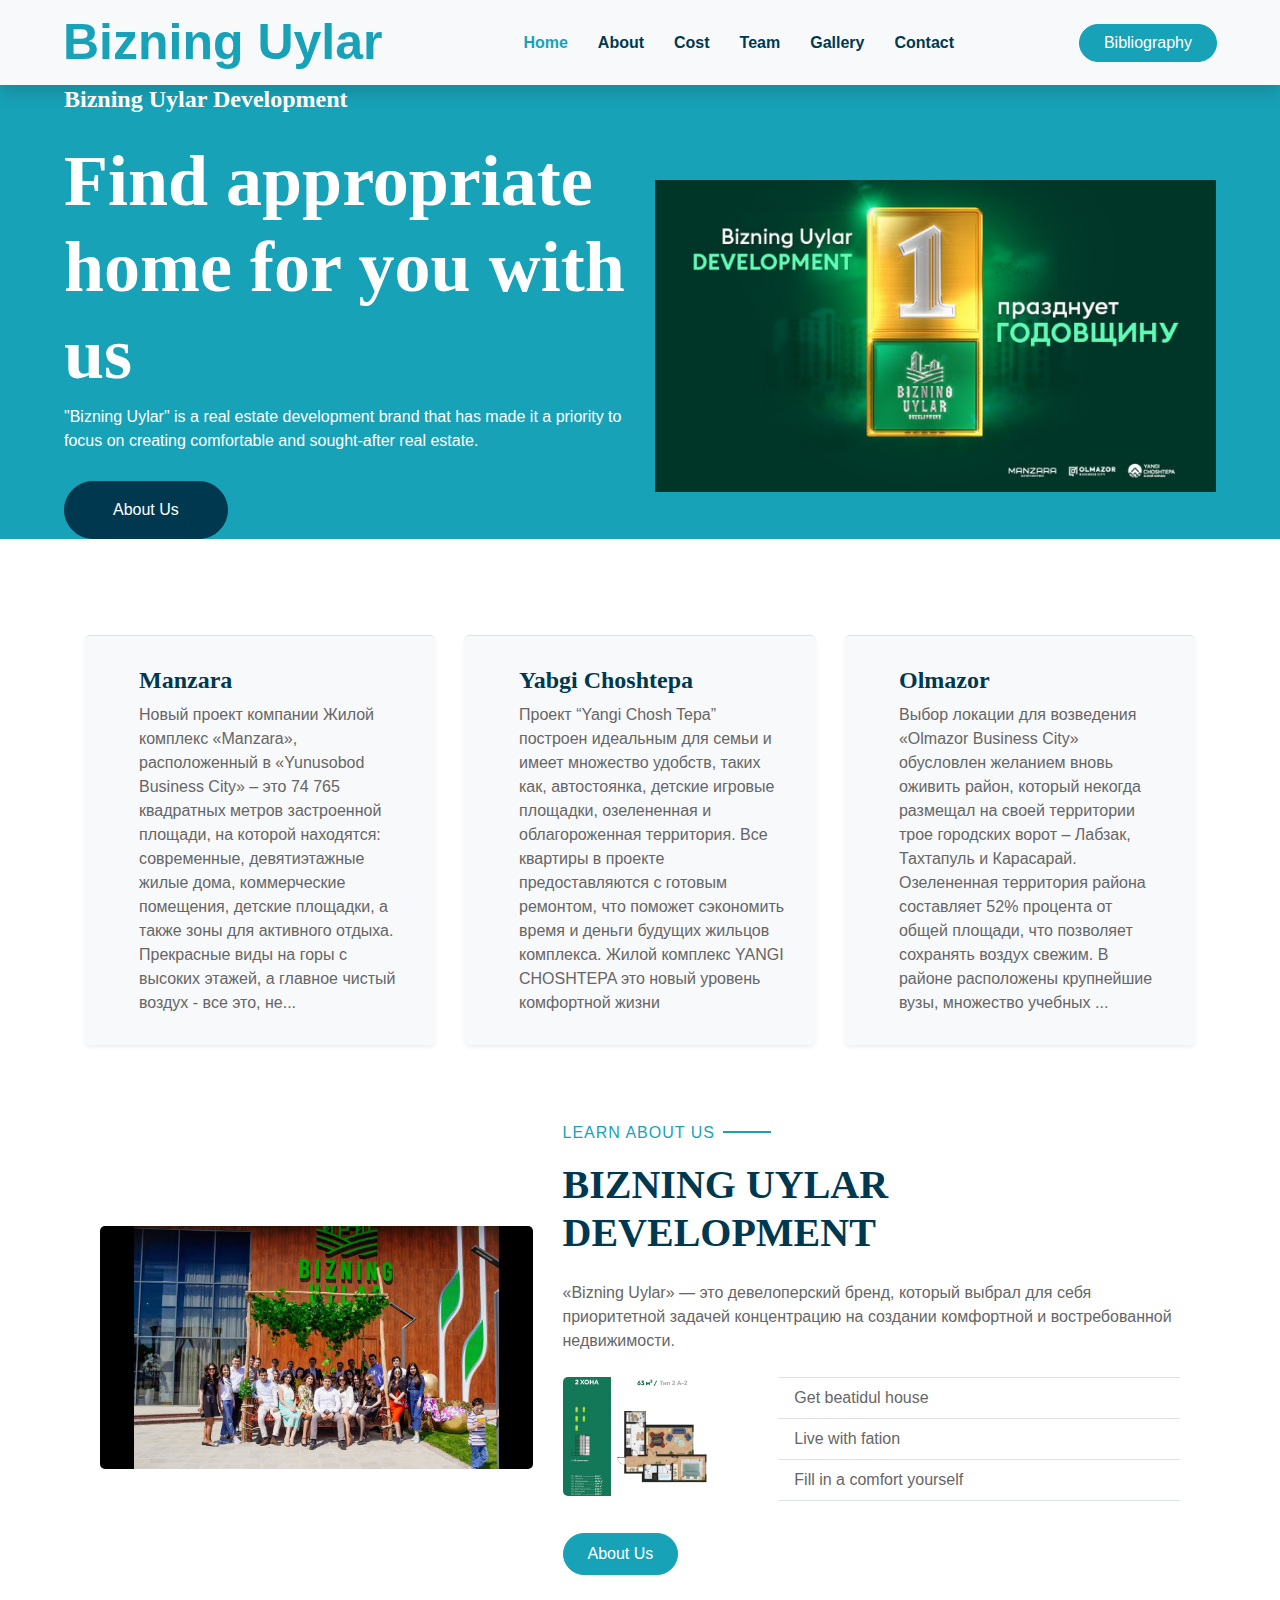
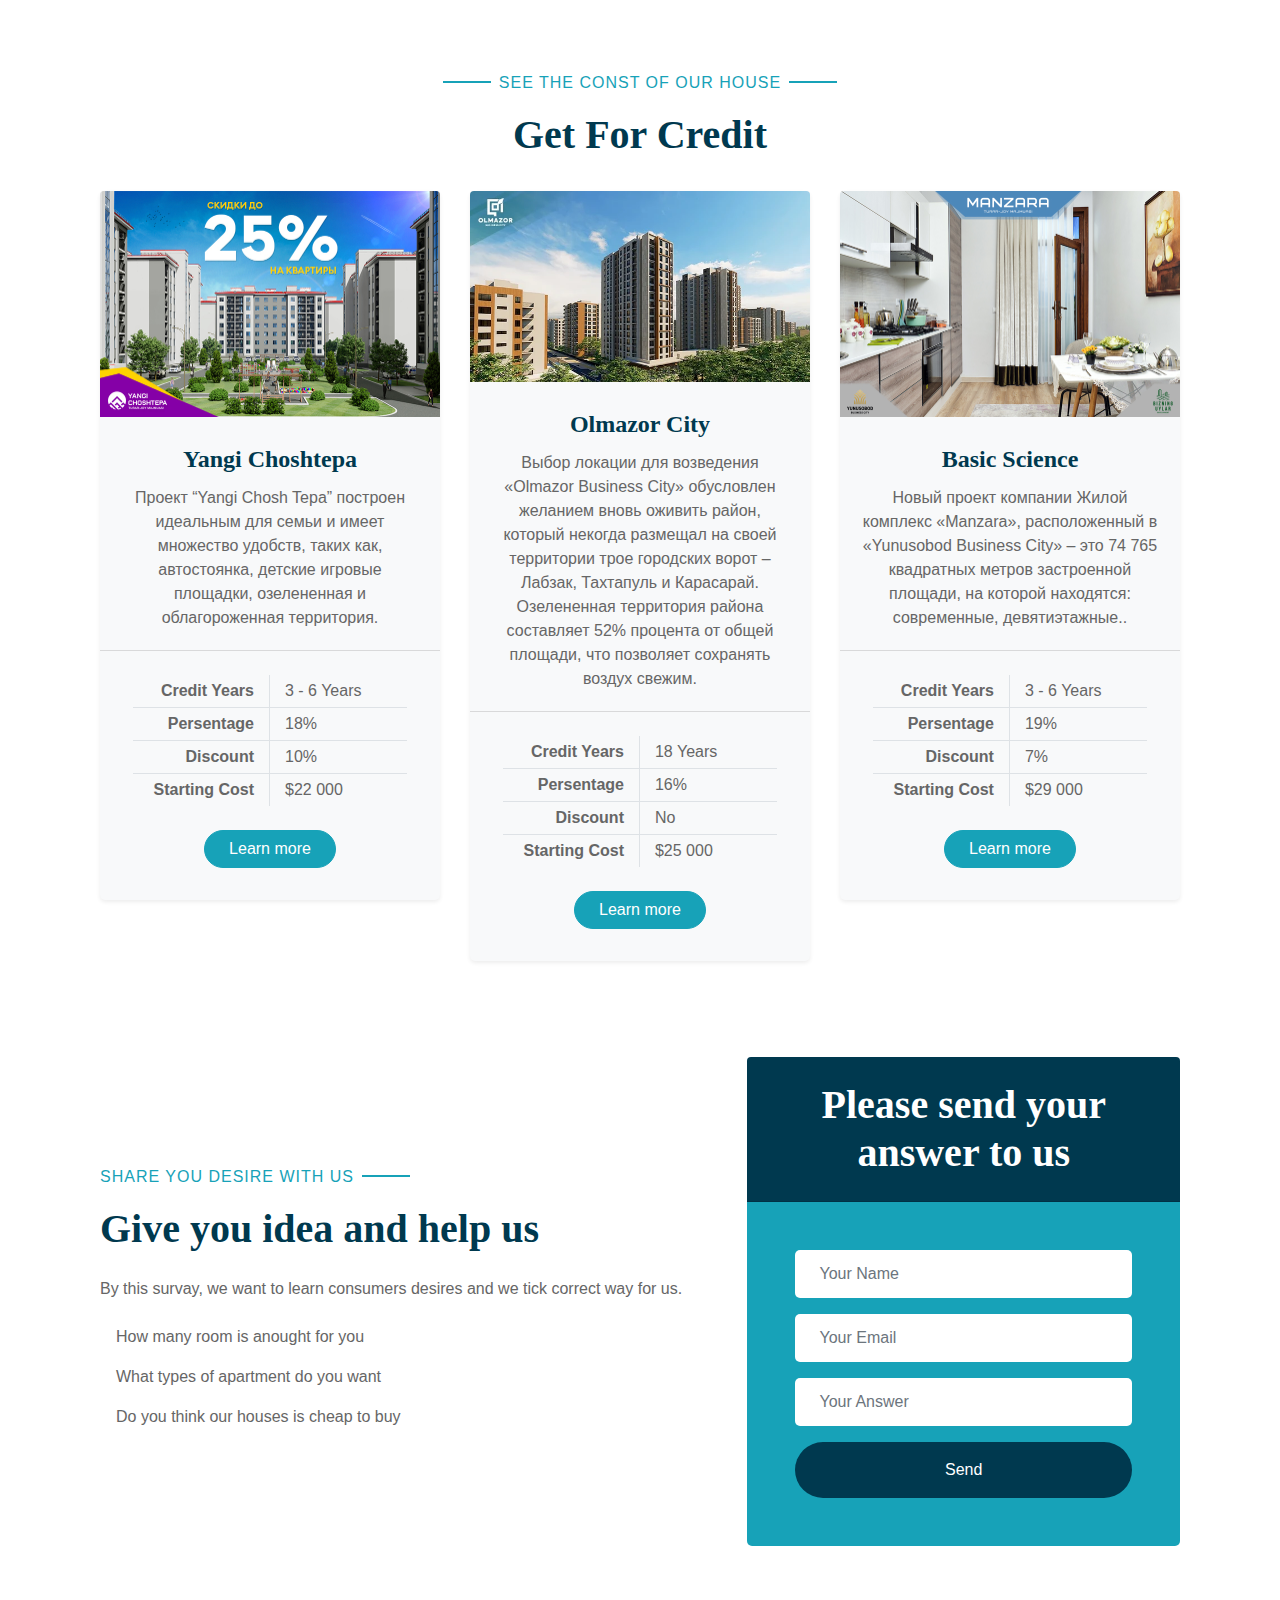
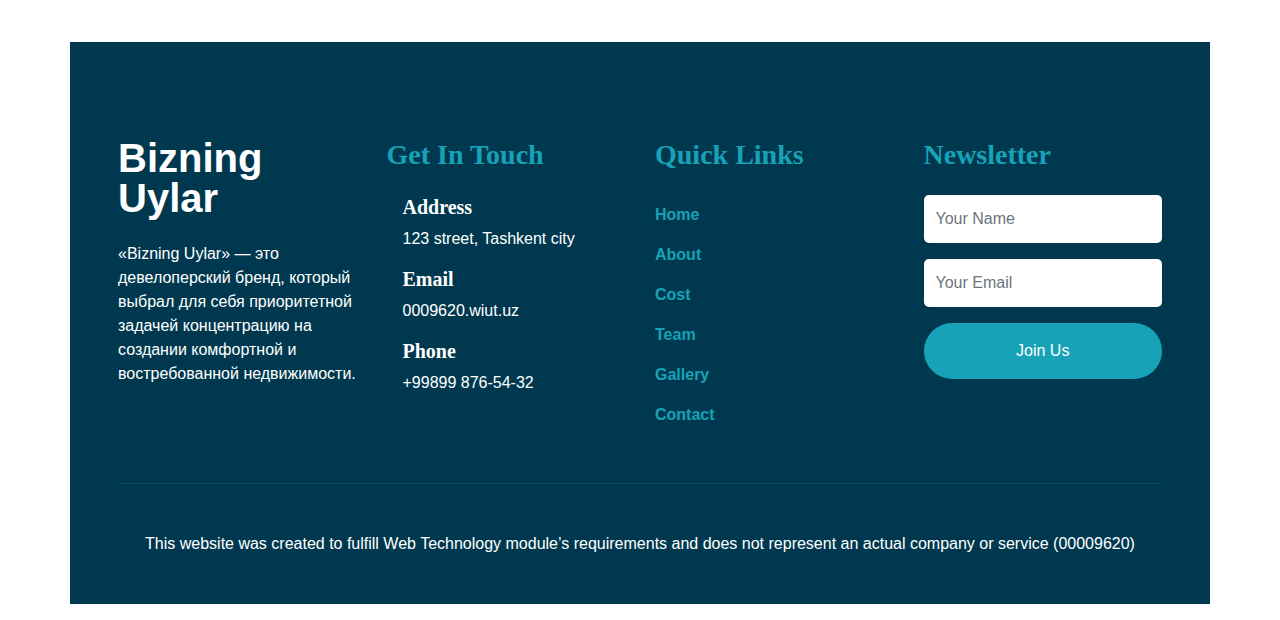
<file: index.html>
<!DOCTYPE html>
<html lang="en">

<head>
    <meta charset="utf-8">
    <title>Bizning Uylar</title>
    <meta content="width=device-width, initial-scale=1.0" name="viewport">
    <link href="css/style.css" rel="stylesheet">
</head>

<body>
    <!-- Navigation bar -->
    <div class="container-fluid bg-light position-relative shadow">
        <nav class="navbar navbar-expand-lg bg-light navbar-light py-3 py-lg-0 px-0 px-lg-5">
            <a href="" class="navbar-brand font-weight-bold text-secondary" style="font-size: 50px;">
                <i class="flaticon-043-teddy-bear"></i>
                <span class="text-primary">Bizning Uylar</span>
            </a>
            <button type="button" class="navbar-toggler" data-toggle="collapse" data-target="#navbarCollapse">
                <span class="navbar-toggler-icon"></span>
            </button>
            <div class="collapse navbar-collapse justify-content-between" id="navbarCollapse">
                <div class="navbar-nav font-weight-bold mx-auto py-0">
                    <a href="index.html" class="nav-item nav-link active">Home</a>
                    <a href="about.html" class="nav-item nav-link">About</a>
                    <a href="cost.html" class="nav-item nav-link">Cost</a>
                    <a href="team.html" class="nav-item nav-link">Team</a>
                    <a href="gallery.html" class="nav-item nav-link">Gallery</a> 
                    <a href="contact.html" class="nav-item nav-link">Contact</a>
                </div>
                <a href="bibliography.html" class="btn btn-primary px-4">Bibliography</a>
            </div>
        </nav>
    </div>
 


    <!-- Header Start -->
    <div class="container-fluid bg-primary px-0 px-md-5 mb-5 my-6">
        <div class="row align-items-center px-3">
            <div class="col-lg-6 text-center text-lg-left">
                <h4 class="text-white mb-4 mt-5 mt-lg-0">Bizning Uylar Development</h4>
                <h1 class="display-3 font-weight-bold text-white">Find appropriate home for you with us</h1>
                <p class="text-white mb-4">"Bizning Uylar" is a real estate development brand that has made it a priority to focus on creating comfortable and sought-after real estate.</p>
                <a href="about.html" class="btn btn-secondary mt-1 py-3 px-5">About Us</a>
            </div>
            <div class="col-lg-6 text-center text-lg-right">
                <img class="img-fluid mt-5" src="img/priz.jpg" alt="">
            </div>
        </div>
    </div>
    <!-- Header End -->


    <!-- Facilities Start -->
    <div class="container-fluid pt-5">
        <div class="container pb-3">
            <div class="row">
                <div class="col-lg-4 col-md-6 pb-1">
                    <div class="d-flex bg-light shadow-sm border-top rounded mb-4" style="padding: 30px;">
                        <i class="flaticon-050-fence h1 font-weight-normal text-primary mb-3"></i>
                        <div class="pl-4">
                            <h4>Manzara</h4>
                            <p class="m-0">Новый проект компании Жилой комплекс «Manzara», расположенный в «Yunusobod Business City» – это 74 765 квадратных метров застроенной площади, на которой находятся: современные, девятиэтажные жилые дома, коммерческие помещения, детские площадки, а также зоны для активного отдыха. Прекрасные виды на горы с высоких этажей, а главное чистый воздух - все это, не...</p>
                        </div>
                    </div>
                </div>
                <div class="col-lg-4 col-md-6 pb-1">
                    <div class="d-flex bg-light shadow-sm border-top rounded mb-4" style="padding: 30px;">
                        <i class="flaticon-022-drum h1 font-weight-normal text-primary mb-3"></i>
                        <div class="pl-4">
                            <h4>Yabgi Choshtepa</h4>
                            <p class="m-0">Проект “Yangi Chosh Tepa” построен идеальным для семьи и имеет множество удобств, таких как, автостоянка, детские игровые площадки, озелененная и облагороженная территория. Все квартиры в проекте предоставляются с готовым ремонтом, что поможет сэкономить время и деньги будущих жильцов комплекса. Жилой комплекс YANGI CHOSHTEPA это новый уровень комфортной жизни</p>
                        </div>
                    </div>
                </div>
                <div class="col-lg-4 col-md-6 pb-1">
                    <div class="d-flex bg-light shadow-sm border-top rounded mb-4" style="padding: 30px;">
                        <i class="flaticon-030-crayons h1 font-weight-normal text-primary mb-3"></i>
                        <div class="pl-4">
                            <h4>Olmazor</h4>
                            <p class="m-0">Выбор локации для возведения «Olmazor Business City» обусловлен желанием вновь оживить район, который некогда размещал на своей территории трое городских ворот – Лабзак, Тахтапуль и Карасарай. Озелененная территория района составляет 52% процента от общей площади, что позволяет сохранять воздух свежим. В районе расположены крупнейшие вузы, множество учебных ...</p>
                        </div>
                    </div>
                </div>
                


    <!-- About Start -->
    <div class="container-fluid py-5">
        <div class="container">
            <div class="row align-items-center">
                <div class="col-lg-5">
                    <img class="img-fluid rounded mb-5 mb-lg-0" src="img/team.jpg" alt="">
                </div>
                <div class="col-lg-7">
                    <p class="section-title pr-5"><span class="pr-2">Learn About Us</span></p>
                    <h1 class="mb-4">BIZNING UYLAR DEVELOPMENT</h1>
                    <p>«Bizning Uylar» — это девелоперский бренд, который выбрал для себя приоритетной задачей концентрацию на создании комфортной и востребованной недвижимости.</p>
                    <div class="row pt-2 pb-4">
                        <div class="col-6 col-md-4">
                            <img class="img-fluid rounded" src="img/inter.jpg" alt="">
                        </div>
                        <div class="col-6 col-md-8">
                            <ul class="list-inline m-0">
                                <li class="py-2 border-top border-bottom"><i class="fa fa-check text-primary mr-3"></i>Get beatidul house</li>
                                <li class="py-2 border-bottom"><i class="fa fa-check text-primary mr-3"></i>Live with fation</li>
                                <li class="py-2 border-bottom"><i class="fa fa-check text-primary mr-3"></i>Fill in a comfort yourself</li>
                            </ul>
                        </div>
                    </div>
                    <a href="about.html" class="btn btn-primary mt-2 py-2 px-4">About Us</a>
                </div>
            </div>
        </div>
    </div>
    <!-- About End -->


    <!-- Cost Start -->
    <div class="container-fluid pt-5">
        <div class="container">
            <div class="text-center pb-2">
                <p class="section-title px-5"><span class="px-2">See the const of our house</span></p>
                <h1 class="mb-4">Get For Credit</h1>
            </div>
            <div class="row">
                <div class="col-lg-4 mb-5">
                    <div class="card border-0 bg-light shadow-sm pb-2">
                        <img class="card-img-top mb-2" src="img/chosh.jpg" alt="">
                        <div class="card-body text-center">
                            <h4 class="card-title">Yangi Choshtepa</h4>
                            <p class="card-text">Проект “Yangi Chosh Tepa” построен идеальным для семьи и имеет множество удобств, таких как, автостоянка, детские игровые площадки, озелененная и облагороженная территория. </p>
                        </div>
                        <div class="card-footer bg-transparent py-4 px-5">
                            <div class="row border-bottom">
                                <div class="col-6 py-1 text-right border-right"><strong>Credit Years</strong></div>
                                <div class="col-6 py-1">3 - 6 Years</div>
                            </div>
                            <div class="row border-bottom">
                                <div class="col-6 py-1 text-right border-right"><strong>Persentage</strong></div>
                                <div class="col-6 py-1">18%</div>
                            </div>
                            <div class="row border-bottom">
                                <div class="col-6 py-1 text-right border-right"><strong>Discount</strong></div>
                                <div class="col-6 py-1">10%</div>
                            </div>
                            <div class="row">
                                <div class="col-6 py-1 text-right border-right"><strong>Starting Cost</strong></div>
                                <div class="col-6 py-1">$22 000</div>
                            </div>
                        </div>
                        <a href="" class="btn btn-primary px-4 mx-auto mb-4">Learn more</a>
                    </div>
                </div>
                <div class="col-lg-4 mb-5">
                    <div class="card border-0 bg-light shadow-sm pb-2">
                        <img class="card-img-top mb-2" src="img/olma.png" alt="">
                        <div class="card-body text-center">
                            <h4 class="card-title">Olmazor City</h4>
                            <p class="card-text">Выбор локации для возведения «Olmazor Business City» обусловлен желанием вновь оживить район, который некогда размещал на своей территории трое городских ворот – Лабзак, Тахтапуль и Карасарай. Озелененная территория района составляет 52% процента от общей площади, что позволяет сохранять воздух свежим. </p>
                        </div>
                        <div class="card-footer bg-transparent py-4 px-5">
                            <div class="row border-bottom">
                                <div class="col-6 py-1 text-right border-right"><strong>Credit Years</strong></div>
                                <div class="col-6 py-1">18 Years</div>
                            </div>
                            <div class="row border-bottom">
                                <div class="col-6 py-1 text-right border-right"><strong>Persentage</strong></div>
                                <div class="col-6 py-1">16%</div>
                            </div>
                            <div class="row border-bottom">
                                <div class="col-6 py-1 text-right border-right"><strong>Discount</strong></div>
                                <div class="col-6 py-1">No</div>
                            </div>
                            <div class="row">
                                <div class="col-6 py-1 text-right border-right"><strong>Starting Cost</strong></div>
                                <div class="col-6 py-1">$25 000</div>
                            </div>
                        </div>
                        <a href="" class="btn btn-primary px-4 mx-auto mb-4">Learn more</a>
                    </div>
                </div>
                <div class="col-lg-4 mb-5">
                    <div class="card border-0 bg-light shadow-sm pb-2">
                        <img class="card-img-top mb-2" src="img/man.jpg" alt="">
                        <div class="card-body text-center">
                            <h4 class="card-title">Basic Science</h4>
                            <p class="card-text">Новый проект компании Жилой комплекс «Manzara», расположенный в «Yunusobod Business City» – это 74 765 квадратных метров застроенной площади, на которой находятся: современные, девятиэтажные.. </p>
                        </div>
                        <div class="card-footer bg-transparent py-4 px-5">
                            <div class="row border-bottom">
                                <div class="col-6 py-1 text-right border-right"><strong>Credit Years</strong></div>
                                <div class="col-6 py-1">3 - 6 Years</div>
                            </div>
                            <div class="row border-bottom">
                                <div class="col-6 py-1 text-right border-right"><strong>Persentage</strong></div>
                                <div class="col-6 py-1">19%</div>
                            </div>
                            <div class="row border-bottom">
                                <div class="col-6 py-1 text-right border-right"><strong>Discount</strong></div>
                                <div class="col-6 py-1">7%</div>
                            </div>
                            <div class="row">
                                <div class="col-6 py-1 text-right border-right"><strong>Starting Cost</strong></div>
                                <div class="col-6 py-1">$29 000</div>
                            </div>
                        </div>
                        <a href="" class="btn btn-primary px-4 mx-auto mb-4">Learn more</a>
                    </div>
                </div>
            </div>
        </div>
    </div>
    


    <!-- Sharing consumers desires Start -->
    <div class="container-fluid py-5">
        <div class="container">
            <div class="row align-items-center">
                <div class="col-lg-7 mb-5 mb-lg-0">
                    <p class="section-title pr-5"><span class="pr-2">Share you desire with Us</span></p>
                    <h1 class="mb-4">Give you idea and help us</h1>
                    <p>By this survay, we want to learn consumers desires and we tick correct way for us.</p>
                    <ul class="list-inline m-0">
                        <li class="py-2"><i class="fa fa-check text-success mr-3"></i>How many room is anought for you</li>
                        <li class="py-2"><i class="fa fa-check text-success mr-3"></i>What types of apartment do you want</li>
                        <li class="py-2"><i class="fa fa-check text-success mr-3"></i>Do you think our houses is cheap to buy</li>
                    </ul>
                  
                </div>
                <div class="col-lg-5">
                    <div class="card border-0">
                        <div class="card-header bg-secondary text-center p-4">
                            <h1 class="text-white m-0">Please send your answer to us</h1>
                        </div>
                        <div class="card-body rounded-bottom bg-primary p-5">
                            <form>
                                <div class="form-group">
                                    <input type="text" class="form-control border-0 p-4" placeholder="Your Name" required="required" />
                                </div>
                                <div class="form-group">
                                    <input type="email" class="form-control border-0 p-4" placeholder="Your Email" required="required" />
                                </div>
                                <div class="form-group">
                                    <input type="email" class="form-control border-0 p-4" placeholder="Your Answer" required="required" />
                                </div>
                                <div>
                                    <button class="btn btn-secondary btn-block border-0 py-3" type="submit">Send</button>
                                </div>
                            </form>
                        </div>
                    </div>
                </div>
            </div>
        </div>
    </div>
    


    <!-- Footer Start -->
    <footer id="ms-1">
    <div class="container-fluid bg-secondary text-white mt-5 py-5 px-sm-3 px-md-5 ms-1">
        <div class="row pt-5">
            <div class="col-lg-3 col-md-6 mb-5">
                <a href="" class="navbar-brand font-weight-bold text-primary m-0 mb-4 p-0" style="font-size: 40px; line-height: 40px;">
                    <i class="flaticon-043-teddy-bear"></i>
                    <span class="text-white">Bizning 
                        <br>Uylar</span>
                </a>
                <p>«Bizning Uylar» — это девелоперский бренд, который выбрал для себя приоритетной задачей концентрацию на создании комфортной и востребованной недвижимости.
                </p>
                
            </div>
            <div class="col-lg-3 col-md-6 mb-5">
                <h3 class="text-primary mb-4">Get In Touch</h3>
                <div class="d-flex">
                    <h4 class="fa fa-map-marker-alt text-primary"></h4>
                    <div class="pl-3">
                        <h5 class="text-white">Address</h5>
                        <p>123 street, Tashkent city</p>
                    </div>
                </div>
                <div class="d-flex">
                    <h4 class="fa fa-envelope text-primary"></h4>
                    <div class="pl-3">
                        <h5 class="text-white">Email</h5>
                        <p> 0009620.wiut.uz</p>
                    </div>
                </div>
                <div class="d-flex">
                    <h4 class="fa fa-phone-alt text-primary"></h4>
                    <div class="pl-3">
                        <h5 class="text-white">Phone</h5>
                        <p>+99899 876-54-32</p>
                    </div>
                </div>
            </div>
            <div class="col-lg-3 col-md-6 mb-5">
                <h3 class="text-primary mb-4">Quick Links</h3>
                <div class="navbar-nav font-weight-bold mx-auto py-0">
                    <a href="index.html" class="nav-item nav-link active">Home</a>
                    <a href="about.html" class="nav-item nav-link">About</a>
                    <a href="cost.html" class="nav-item nav-link">Cost</a>
                    <a href="team.html" class="nav-item nav-link">Team</a>
                    <a href="gallery.html" class="nav-item nav-link">Gallery</a> 
                    <a href="contact.html" class="nav-item nav-link">Contact</a>
                </div>
            </div>
            <div class="col-lg-3 col-md-6 mb-5">
                <h3 class="text-primary mb-4">Newsletter</h3>
                <form action="">
                    <div class="form-group">
                        <input type="text" class="form-control border-0 py-4" placeholder="Your Name" required="required" />
                    </div>
                    <div class="form-group">
                        <input type="email" class="form-control border-0 py-4" placeholder="Your Email"
                            required="required" />
                    </div>
                    <div>
                        <button class="btn btn-primary btn-block border-0 py-3" type="submit">Join Us</button>
                    </div>
                </form>
            </div>
        </div>
        <div class="container-fluid pt-5" style="border-top: 1px solid rgba(23, 162, 184, .2);;">
            <p class="m-0 text-center text-white">
                This website was created to fulfill Web Technology module’s requirements and does not
                represent an actual company or service (00009620)
            </p>
        </div>
    </footer>
    </div>



    <a href="#" class="btn btn-primary p-3 back-to-top"><i class="fa fa-angle-double-up"></i></a>
    <script src="mail/contact.js"></script>
    <script src="js/main.js"></script>
</body>

</html>
</file>
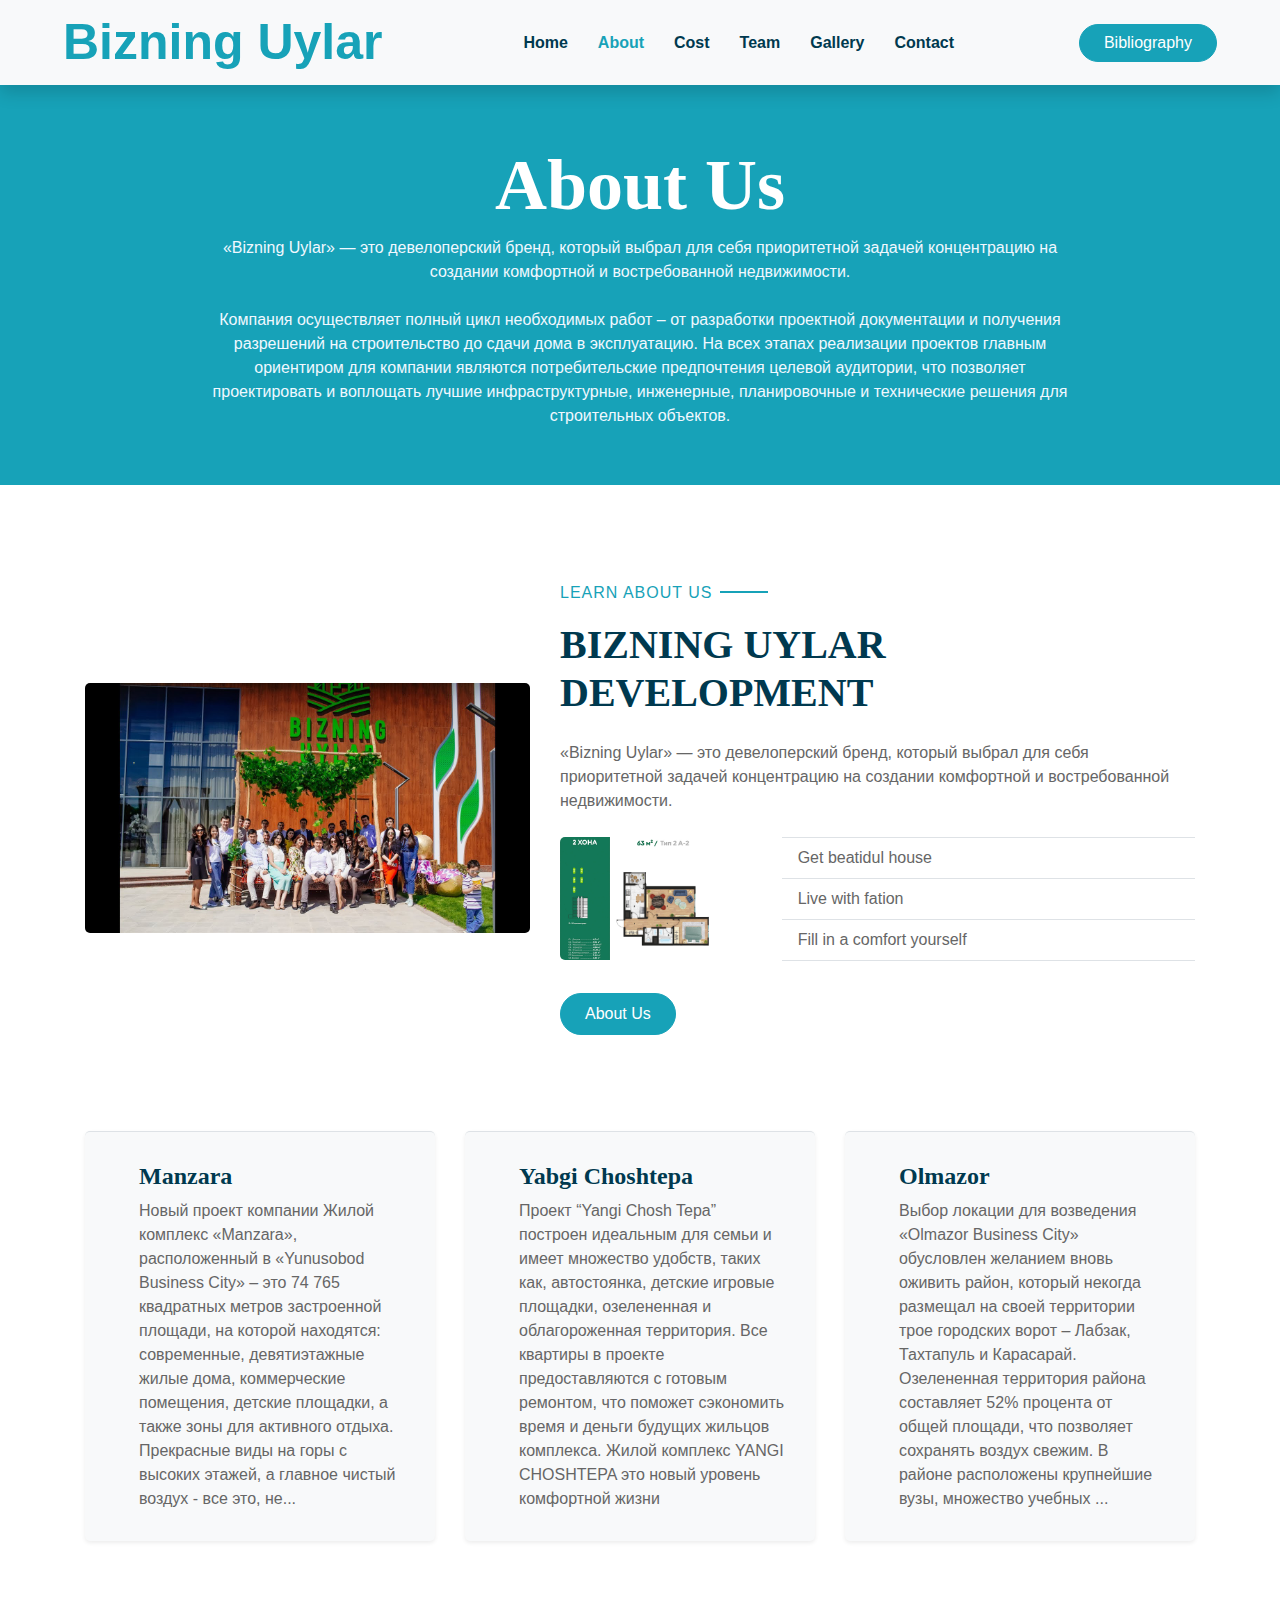
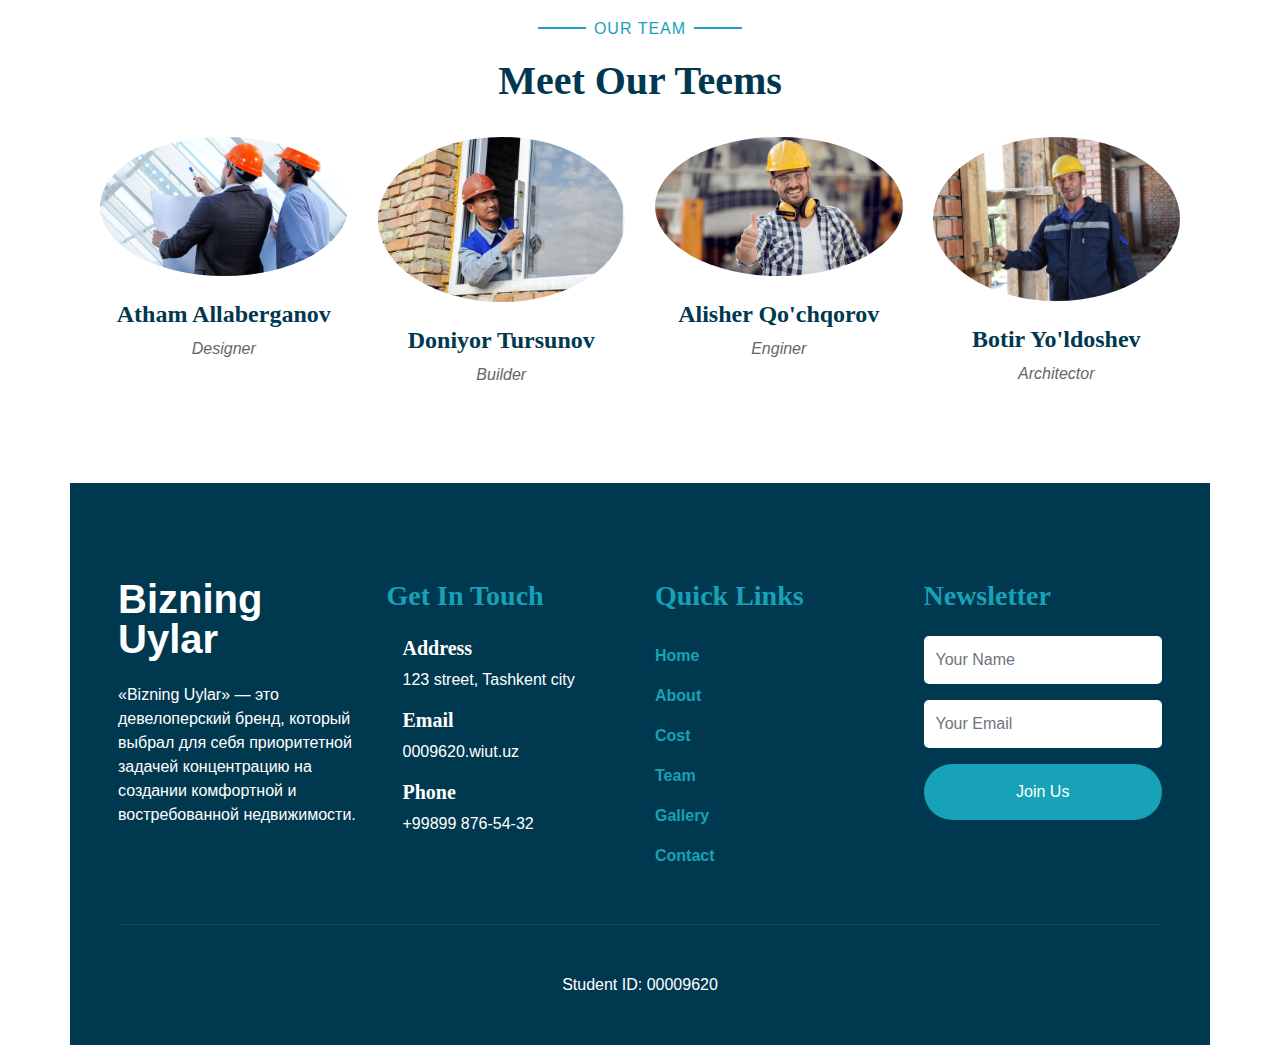
<file: about.html>
<!DOCTYPE html>
<html lang="en">

    <head>
        <meta charset="utf-8">
        <title>Bizning Uylar</title>
        <meta content="width=device-width, initial-scale=1.0" name="viewport">
        <link href="css/style.css" rel="stylesheet">
    </head>
    
    <body>
        <!-- Navigation bar -->
        <div class="container-fluid bg-light position-relative shadow">
            <nav class="navbar navbar-expand-lg bg-light navbar-light py-3 py-lg-0 px-0 px-lg-5">
                <a href="" class="navbar-brand font-weight-bold text-secondary" style="font-size: 50px;">
                    <i class="flaticon-043-teddy-bear"></i>
                    <span class="text-primary">Bizning Uylar</span>
                </a>
            <button type="button" class="navbar-toggler" data-toggle="collapse" data-target="#navbarCollapse">
                <span class="navbar-toggler-icon"></span>
            </button>
            <div class="collapse navbar-collapse justify-content-between" id="navbarCollapse">
                <div class="navbar-nav font-weight-bold mx-auto py-0">
                    <a href="index.html" class="nav-item nav-link">Home</a>
                    <a href="about.html" class="nav-item nav-link active">About</a>
                    <a href="cost.html" class="nav-item nav-link">Cost</a>
                    <a href="team.html" class="nav-item nav-link">Team</a>
                    <a href="gallery.html" class="nav-item nav-link">Gallery</a> 
                    <a href="contact.html" class="nav-item nav-link">Contact</a>
                </div>
                <a href="bibliography.html" class="btn btn-primary px-4">Bibliography</a>
            </div>
        </nav>
    </div>


    <!-- Header Start -->
    <div class="container-fluid bg-primary mb-5">
        <div class="d-flex flex-column align-items-center justify-content-center" style="min-height: 400px">
            <h3 class="display-3 font-weight-bold text-white">About Us</h3>
                <p class="m-0" style="text-align:center;width: 70%; color: aliceblue;">«Bizning Uylar» — это девелоперский бренд, который выбрал для себя приоритетной задачей концентрацию на создании комфортной и востребованной недвижимости.
<br>
<br>
                    Компания осуществляет полный цикл необходимых работ – от разработки проектной документации и получения разрешений на строительство до сдачи дома в эксплуатацию. На всех этапах реализации проектов главным ориентиром для компании являются потребительские предпочтения целевой аудитории, что позволяет проектировать и воплощать лучшие инфраструктурные, инженерные, планировочные и технические решения для строительных объектов.

                </p>
            </div>
    </div>
   


    <!-- About Start -->
    <div class="container-fluid py-5">
        <div class="container">
            <div class="row align-items-center">
                <div class="col-lg-5">
                    <img class="img-fluid rounded mb-5 mb-lg-0" src="img/team.jpg" alt="">
                </div>
                <div class="col-lg-7">
                    <p class="section-title pr-5"><span class="pr-2">Learn About Us</span></p>
                    <h1 class="mb-4">BIZNING UYLAR DEVELOPMENT</h1>
                    <p>«Bizning Uylar» — это девелоперский бренд, который выбрал для себя приоритетной задачей концентрацию на создании комфортной и востребованной недвижимости.</p>
                    <div class="row pt-2 pb-4">
                        <div class="col-6 col-md-4">
                            <img class="img-fluid rounded" src="img/inter.jpg" alt="">
                        </div>
                        <div class="col-6 col-md-8">
                            <ul class="list-inline m-0">
                                <li class="py-2 border-top border-bottom"><i class="fa fa-check text-primary mr-3"></i>Get beatidul house</li>
                                <li class="py-2 border-bottom"><i class="fa fa-check text-primary mr-3"></i>Live with fation</li>
                                <li class="py-2 border-bottom"><i class="fa fa-check text-primary mr-3"></i>Fill in a comfort yourself</li>
                            </ul>
                        </div>
                    </div>
                    <a href="http://www.bizninguylar.uz/about" class="btn btn-primary mt-2 py-2 px-4">About Us</a>
                </div>
            </div>
        </div>
    </div>
    <!-- About End -->


    <!-- Facilities Start -->
    <div class="container-fluid pt-5">
        <div class="container pb-3">
            <div class="row">
                <div class="col-lg-4 col-md-6 pb-1">
                    <div class="d-flex bg-light shadow-sm border-top rounded mb-4" style="padding: 30px;">
                        <i class="flaticon-050-fence h1 font-weight-normal text-primary mb-3"></i>
                        <div class="pl-4">
                            <h4>Manzara</h4>
                            <p class="m-0">Новый проект компании Жилой комплекс «Manzara», расположенный в «Yunusobod Business City» – это 74 765 квадратных метров застроенной площади, на которой находятся: современные, девятиэтажные жилые дома, коммерческие помещения, детские площадки, а также зоны для активного отдыха. Прекрасные виды на горы с высоких этажей, а главное чистый воздух - все это, не...</p>
                        </div>
                    </div>
                </div>
                <div class="col-lg-4 col-md-6 pb-1">
                    <div class="d-flex bg-light shadow-sm border-top rounded mb-4" style="padding: 30px;">
                        <i class="flaticon-022-drum h1 font-weight-normal text-primary mb-3"></i>
                        <div class="pl-4">
                            <h4>Yabgi Choshtepa</h4>
                            <p class="m-0">Проект “Yangi Chosh Tepa” построен идеальным для семьи и имеет множество удобств, таких как, автостоянка, детские игровые площадки, озелененная и облагороженная территория. Все квартиры в проекте предоставляются с готовым ремонтом, что поможет сэкономить время и деньги будущих жильцов комплекса. Жилой комплекс YANGI CHOSHTEPA это новый уровень комфортной жизни</p>
                        </div>
                    </div>
                </div>
                <div class="col-lg-4 col-md-6 pb-1">
                    <div class="d-flex bg-light shadow-sm border-top rounded mb-4" style="padding: 30px;">
                        <i class="flaticon-030-crayons h1 font-weight-normal text-primary mb-3"></i>
                        <div class="pl-4">
                            <h4>Olmazor</h4>
                            <p class="m-0">Выбор локации для возведения «Olmazor Business City» обусловлен желанием вновь оживить район, который некогда размещал на своей территории трое городских ворот – Лабзак, Тахтапуль и Карасарай. Озелененная территория района составляет 52% процента от общей площади, что позволяет сохранять воздух свежим. В районе расположены крупнейшие вузы, множество учебных ...</p>
                        </div>
                    </div>
                </div>
    <!-- Facilities Start -->


    <!-- Team Start -->
    <div class="container-fluid pt-5">
        <div class="container">
            <div class="text-center pb-2">
                <p class="section-title px-5"><span class="px-2">Our Team</span></p>
                <h1 class="mb-4">Meet Our Teems</h1>
            </div>
            <div class="row">
                <div class="col-md-6 col-lg-3 text-center team mb-5">
                    <div class="position-relative overflow-hidden mb-4" style="border-radius: 100%;">
                        <img class="img-fluid w-100" src="img/quruv2.png" alt="" >
                        <div
                            class="team-social d-flex align-items-center justify-content-center w-100 h-100 position-absolute">
                            <a class="btn btn-outline-light text-center mr-2 px-0" style="width: 38px; height: 38px;"
                                href="#"><i class="fab fa-twitter"></i></a>
                            <a class="btn btn-outline-light text-center mr-2 px-0" style="width: 38px; height: 38px;"
                                href="#"><i class="fab fa-facebook-f"></i></a>
                            <a class="btn btn-outline-light text-center px-0" style="width: 38px; height: 38px;"
                                href="#"><i class="fab fa-linkedin-in"></i></a>
                        </div>
                    </div>
                    <h4>Atham Allaberganov</h4>
                    <i>Designer</i>
                </div>
                <div class="col-md-6 col-lg-3 text-center team mb-5">
                    <div class="position-relative overflow-hidden mb-4" style="border-radius: 100%;">
                        <img class="img-fluid w-100" src="img/quruv1.jpg" alt="" >
                        <div
                            class="team-social d-flex align-items-center justify-content-center w-100 h-100 position-absolute">
                            <a class="btn btn-outline-light text-center mr-2 px-0" style="width: 38px; height: 38px;"
                                href="#"><i class="fab fa-twitter"></i></a>
                            <a class="btn btn-outline-light text-center mr-2 px-0" style="width: 38px; height: 38px;"
                                href="#"><i class="fab fa-facebook-f"></i></a>
                            <a class="btn btn-outline-light text-center px-0" style="width: 38px; height: 38px;"
                                href="#"><i class="fab fa-linkedin-in"></i></a>
                        </div>
                    </div>
                    <h4>Doniyor Tursunov</h4>
                    <i>Builder</i>
                </div>
                <div class="col-md-6 col-lg-3 text-center team mb-5">
                    <div class="position-relative overflow-hidden mb-4" style="border-radius: 100%;">
                        <img class="img-fluid w-100" src="img/quruv3.jpg" alt="" >
                        <div
                            class="team-social d-flex align-items-center justify-content-center w-100 h-100 position-absolute">
                            <a class="btn btn-outline-light text-center mr-2 px-0" style="width: 38px; height: 38px;"
                                href="#"><i class="fab fa-twitter"></i></a>
                            <a class="btn btn-outline-light text-center mr-2 px-0" style="width: 38px; height: 38px;"
                                href="#"><i class="fab fa-facebook-f"></i></a>
                            <a class="btn btn-outline-light text-center px-0" style="width: 38px; height: 38px;"
                                href="#"><i class="fab fa-linkedin-in"></i></a>
                        </div>
                    </div>
                    <h4>Alisher Qo'chqorov</h4>
                    <i>Enginer</i>
                </div>
                <div class="col-md-6 col-lg-3 text-center team mb-5">
                    <div class="position-relative overflow-hidden mb-4" style="border-radius: 100%;">
                        <img class="img-fluid w-100" src="img/quruv4.jpg" alt="" >
                        <div
                            class="team-social d-flex align-items-center justify-content-center w-100 h-100 position-absolute">
                            <a class="btn btn-outline-light text-center mr-2 px-0" style="width: 38px; height: 38px;"
                                href="#"><i class="fab fa-twitter"></i></a>
                            <a class="btn btn-outline-light text-center mr-2 px-0" style="width: 38px; height: 38px;"
                                href="#"><i class="fab fa-facebook-f"></i></a>
                            <a class="btn btn-outline-light text-center px-0" style="width: 38px; height: 38px;"
                                href="#"><i class="fab fa-linkedin-in"></i></a>
                        </div>
                    </div>
                    <h4>Botir Yo'ldoshev</h4>
                    <i>Architector</i>
                </div>
            </div>
        </div>
    </div>
    <!-- Team End -->


    <!-- Footer Start -->
    <footer id="ms-1">
        <div class="container-fluid bg-secondary text-white mt-5 py-5 px-sm-3 px-md-5 ms-1">
            <div class="row pt-5">
                <div class="col-lg-3 col-md-6 mb-5">
                    <a href="" class="navbar-brand font-weight-bold text-primary m-0 mb-4 p-0" style="font-size: 40px; line-height: 40px;">
                        <i class="flaticon-043-teddy-bear"></i>
                        <span class="text-white">Bizning 
                            <br>Uylar</span>
                    </a>
                    <p>«Bizning Uylar» — это девелоперский бренд, который выбрал для себя приоритетной задачей концентрацию на создании комфортной и востребованной недвижимости.
                    </p>
                    
                </div>
                <div class="col-lg-3 col-md-6 mb-5">
                    <h3 class="text-primary mb-4">Get In Touch</h3>
                    <div class="d-flex">
                        <h4 class="fa fa-map-marker-alt text-primary"></h4>
                        <div class="pl-3">
                            <h5 class="text-white">Address</h5>
                            <p>123 street, Tashkent city</p>
                        </div>
                    </div>
                    <div class="d-flex">
                        <h4 class="fa fa-envelope text-primary"></h4>
                        <div class="pl-3">
                            <h5 class="text-white">Email</h5>
                            <p> 0009620.wiut.uz</p>
                        </div>
                    </div>
                    <div class="d-flex">
                        <h4 class="fa fa-phone-alt text-primary"></h4>
                        <div class="pl-3">
                            <h5 class="text-white">Phone</h5>
                            <p>+99899 876-54-32</p>
                        </div>
                    </div>
                </div>
                <div class="col-lg-3 col-md-6 mb-5">
                    <h3 class="text-primary mb-4">Quick Links</h3>
                    <div class="navbar-nav font-weight-bold mx-auto py-0">
                        <a href="index.html" class="nav-item nav-link">Home</a>
                        <a href="about.html" class="nav-item nav-link active">About</a>
                        <a href="cost.html" class="nav-item nav-link">Cost</a>
                        <a href="team.html" class="nav-item nav-link">Team</a>
                        <a href="gallery.html" class="nav-item nav-link">Gallery</a> 
                        <a href="contact.html" class="nav-item nav-link">Contact</a>
                    </div>
                </div>
                <div class="col-lg-3 col-md-6 mb-5">
                    <h3 class="text-primary mb-4">Newsletter</h3>
                    <form action="">
                        <div class="form-group">
                            <input type="text" class="form-control border-0 py-4" placeholder="Your Name" required="required" />
                        </div>
                        <div class="form-group">
                            <input type="email" class="form-control border-0 py-4" placeholder="Your Email"
                                required="required" />
                        </div>
                        <div>
                            <button class="btn btn-primary btn-block border-0 py-3" type="submit">Join Us</button>
                        </div>
                    </form>
                </div>
            </div>
            <div class="container-fluid pt-5" style="border-top: 1px solid rgba(23, 162, 184, .2);;">
                <p class="m-0 text-center text-white">
                   Student ID: 00009620
                </p>
                
            </div>
        </footer>
        </div>


    <!-- Back to Top -->
    <a href="#" class="btn btn-primary p-3 back-to-top"><i class="fa fa-angle-double-up"></i></a>
    <script src="https://code.jquery.com/jquery-3.4.1.min.js"></script>
    <script src="mail/jqBootstrapValidation.min.js"></script>
    <script src="mail/contact.js"></script>
    <script src="js/main.js"></script>
</body>

</html>
</file>
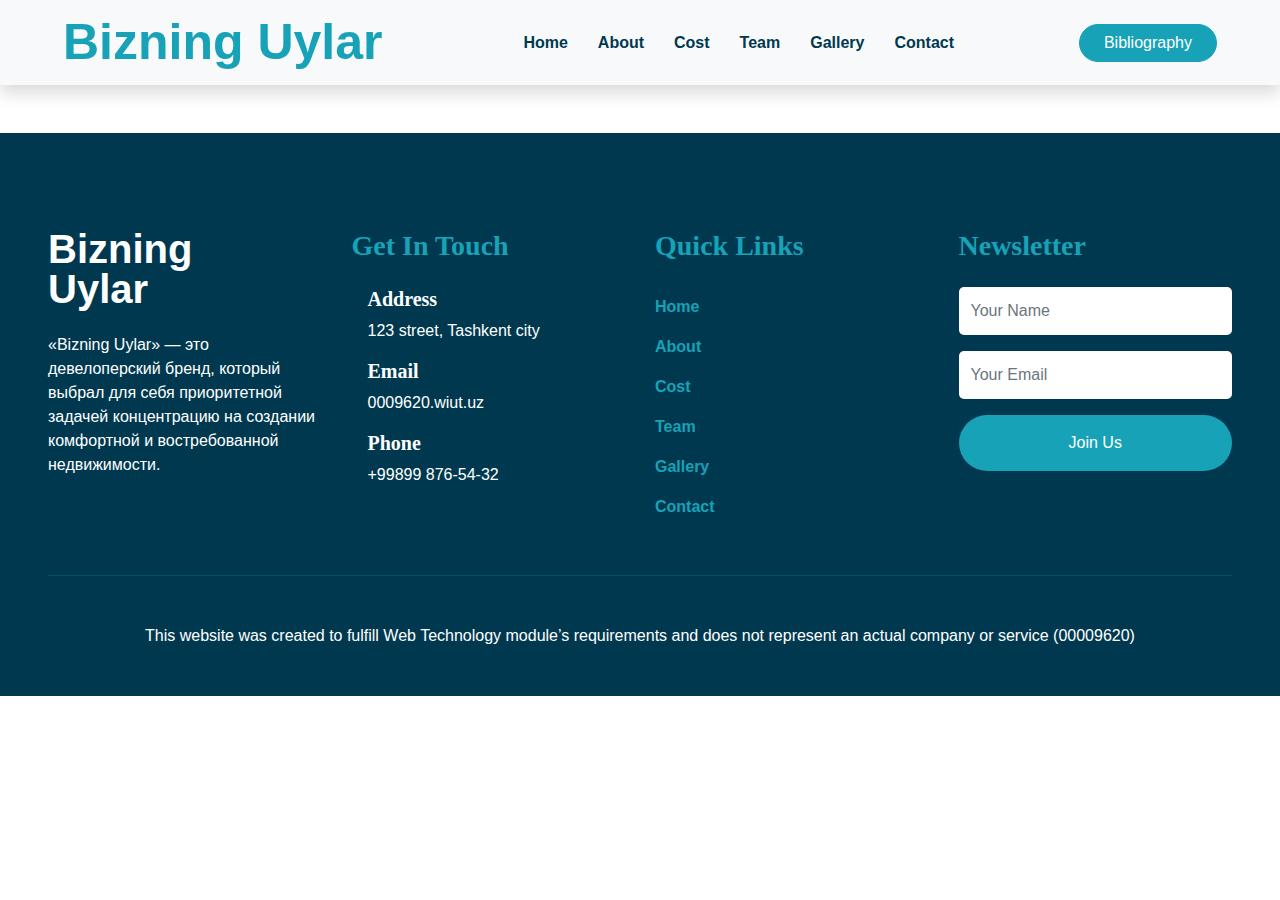
<file: bibliography.html>
<!DOCTYPE html>
<html lang="en">

    <head>
        <meta charset="utf-8">
        <title>Bizning Uylar</title>
        <meta content="width=device-width, initial-scale=1.0" name="viewport">
        <link href="css/style.css" rel="stylesheet">
    </head>
    
    <body>
        <!-- Navigation bar -->
        <div class="container-fluid bg-light position-relative shadow">
            <nav class="navbar navbar-expand-lg bg-light navbar-light py-3 py-lg-0 px-0 px-lg-5">
                <a href="" class="navbar-brand font-weight-bold text-secondary" style="font-size: 50px;">
                    <i class="flaticon-043-teddy-bear"></i>
                    <span class="text-primary">Bizning Uylar</span>
                </a>
            <button type="button" class="navbar-toggler" data-toggle="collapse" data-target="#navbarCollapse">
                <span class="navbar-toggler-icon"></span>
            </button>
            <div class="collapse navbar-collapse justify-content-between" id="navbarCollapse">
                <div class="navbar-nav font-weight-bold mx-auto py-0">
                    <a href="index.html" class="nav-item nav-link">Home</a>
                    <a href="about.html" class="nav-item nav-link">About</a>
                    <a href="cost.html" class="nav-item nav-link">Cost</a>
                    <a href="team.html" class="nav-item nav-link">Team</a>
                    <a href="gallery.html" class="nav-item nav-link">Gallery</a> 
                    <a href="contact.html" class="nav-item nav-link">Contact</a>
                </div>
                <a href="bibliography.html" class="btn btn-primary px-4">Bibliography</a>
            </div>
        </nav>
    </div>





   <!-- Footer Start -->
   <footer id="ms-1">
    <div class="container-fluid bg-secondary text-white mt-5 py-5 px-sm-3 px-md-5 ms-1">
        <div class="row pt-5">
            <div class="col-lg-3 col-md-6 mb-5">
                <a href="" class="navbar-brand font-weight-bold text-primary m-0 mb-4 p-0" style="font-size: 40px; line-height: 40px;">
                    <i class="flaticon-043-teddy-bear"></i>
                    <span class="text-white">Bizning 
                        <br>Uylar</span>
                </a>
                <p>«Bizning Uylar» — это девелоперский бренд, который выбрал для себя приоритетной задачей концентрацию на создании комфортной и востребованной недвижимости.
                </p>
                
            </div>
            <div class="col-lg-3 col-md-6 mb-5">
                <h3 class="text-primary mb-4">Get In Touch</h3>
                <div class="d-flex">
                    <h4 class="fa fa-map-marker-alt text-primary"></h4>
                    <div class="pl-3">
                        <h5 class="text-white">Address</h5>
                        <p>123 street, Tashkent city</p>
                    </div>
                </div>
                <div class="d-flex">
                    <h4 class="fa fa-envelope text-primary"></h4>
                    <div class="pl-3">
                        <h5 class="text-white">Email</h5>
                        <p> 0009620.wiut.uz</p>
                    </div>
                </div>
                <div class="d-flex">
                    <h4 class="fa fa-phone-alt text-primary"></h4>
                    <div class="pl-3">
                        <h5 class="text-white">Phone</h5>
                        <p>+99899 876-54-32</p>
                    </div>
                </div>
            </div>
            <div class="col-lg-3 col-md-6 mb-5">
                <h3 class="text-primary mb-4">Quick Links</h3>
                <div class="navbar-nav font-weight-bold mx-auto py-0">
                    <a href="index.html" class="nav-item nav-link active">Home</a>
                    <a href="about.html" class="nav-item nav-link">About</a>
                    <a href="cost.html" class="nav-item nav-link">Cost</a>
                    <a href="team.html" class="nav-item nav-link">Team</a>
                    <a href="gallery.html" class="nav-item nav-link">Gallery</a> 
                    <a href="contact.html" class="nav-item nav-link">Contact</a>
                </div>
            </div>
            <div class="col-lg-3 col-md-6 mb-5">
                <h3 class="text-primary mb-4">Newsletter</h3>
                <form action="">
                    <div class="form-group">
                        <input type="text" class="form-control border-0 py-4" placeholder="Your Name" required="required" />
                    </div>
                    <div class="form-group">
                        <input type="email" class="form-control border-0 py-4" placeholder="Your Email"
                            required="required" />
                    </div>
                    <div>
                        <button class="btn btn-primary btn-block border-0 py-3" type="submit">Join Us</button>
                    </div>
                </form>
            </div>
        </div>
        <div class="container-fluid pt-5" style="border-top: 1px solid rgba(23, 162, 184, .2);;">
            <p class="m-0 text-center text-white">
                This website was created to fulfill Web Technology module’s requirements and does not
                represent an actual company or service (00009620)
            </p>
        </div>
    </footer>
    </div>



    <a href="#" class="btn btn-primary p-3 back-to-top"><i class="fa fa-angle-double-up"></i></a>
    <script src="mail/contact.js"></script>
    <script src="js/main.js"></script>
</body>

</html>
</file>
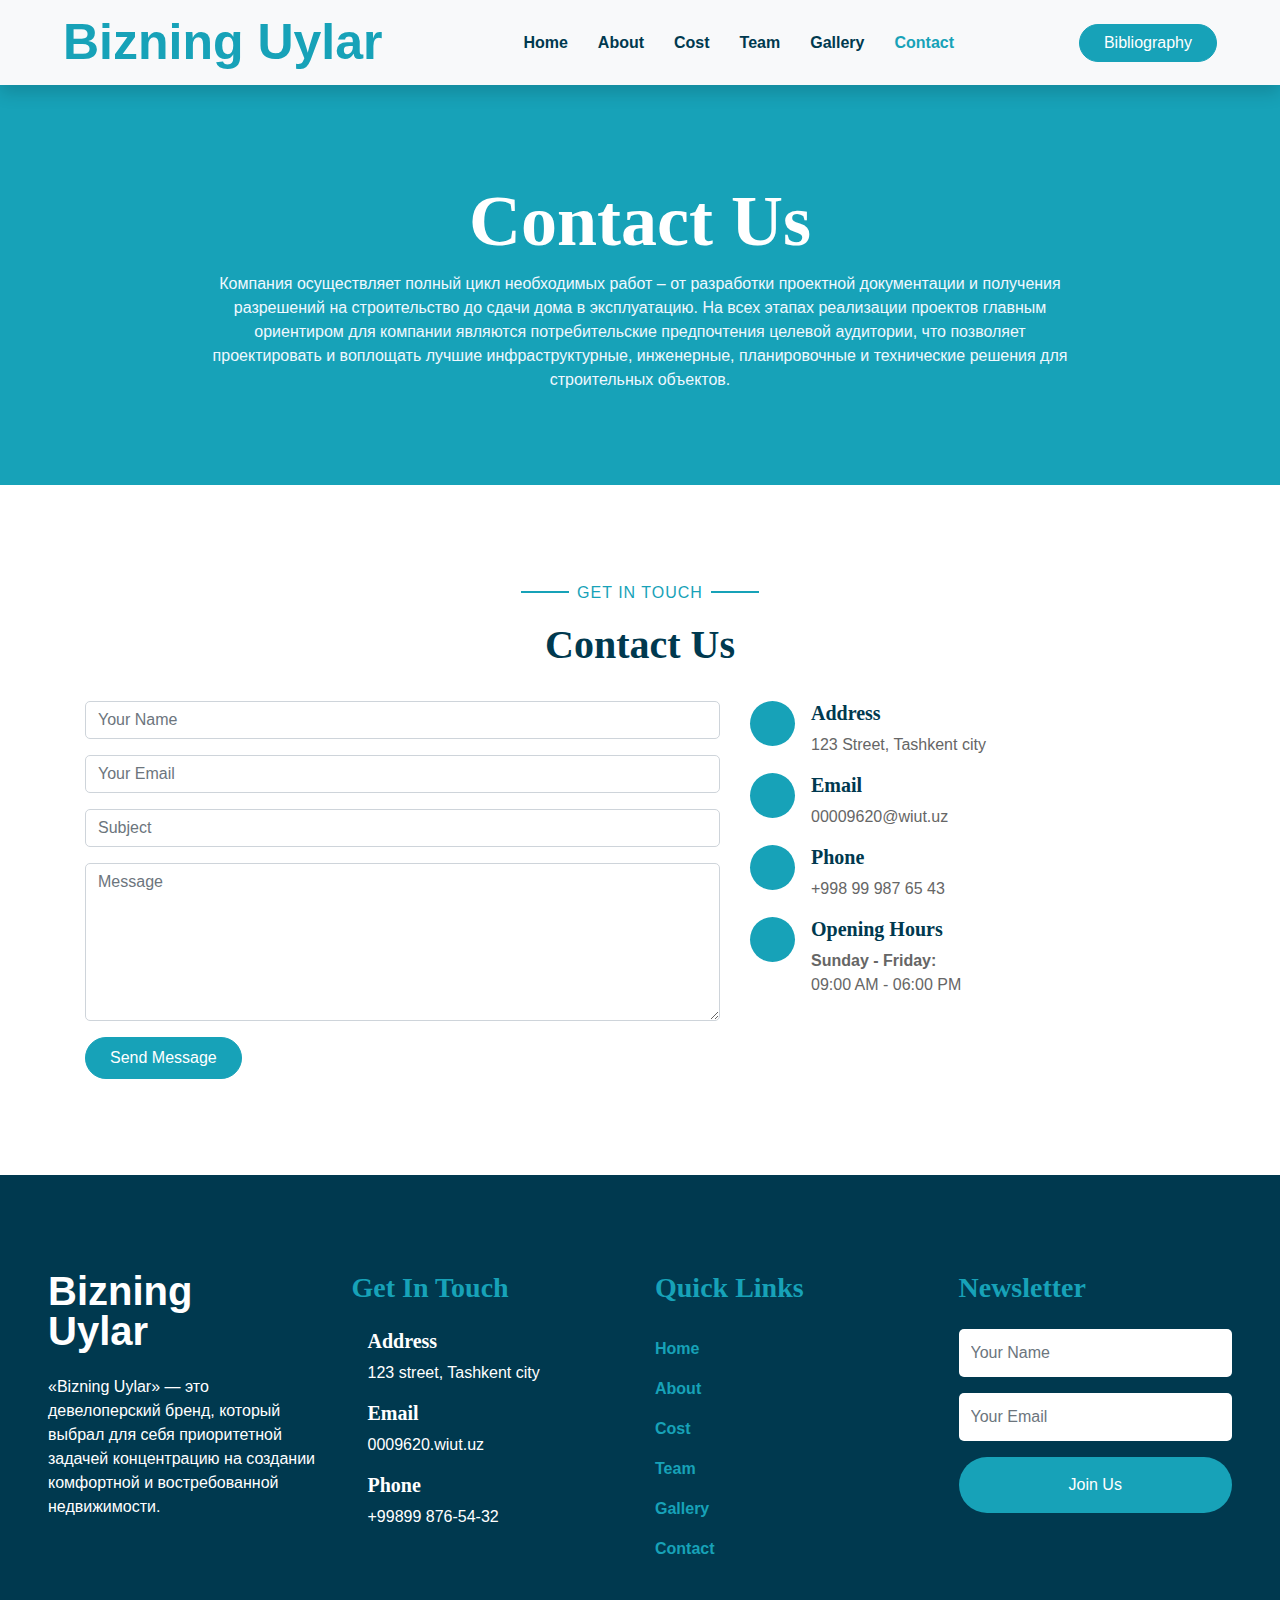
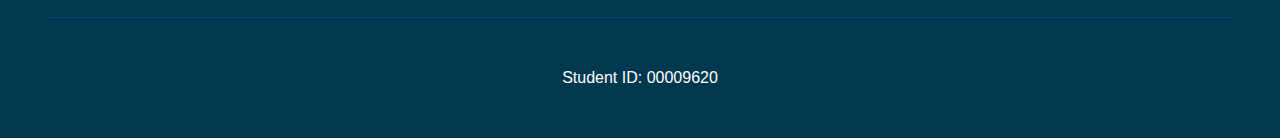
<file: contact.html>
<!DOCTYPE html>
<html lang="en">

    <head>
        <meta charset="utf-8">
        <title>Bizning Uylar</title>
        <meta content="width=device-width, initial-scale=1.0" name="viewport">
        <link href="css/style.css" rel="stylesheet">
    </head>
    
    <body>
        <!-- Navigation bar -->
        <div class="container-fluid bg-light position-relative shadow">
            <nav class="navbar navbar-expand-lg bg-light navbar-light py-3 py-lg-0 px-0 px-lg-5">
                <a href="" class="navbar-brand font-weight-bold text-secondary" style="font-size: 50px;">
                    <i class="flaticon-043-teddy-bear"></i>
                    <span class="text-primary">Bizning Uylar</span>
                </a>
            <button type="button" class="navbar-toggler" data-toggle="collapse" data-target="#navbarCollapse">
                <span class="navbar-toggler-icon"></span>
            </button>
            <div class="collapse navbar-collapse justify-content-between" id="navbarCollapse">
                <div class="navbar-nav font-weight-bold mx-auto py-0">
                    <a href="index.html" class="nav-item nav-link">Home</a>
                    <a href="about.html" class="nav-item nav-link">About</a>
                    <a href="cost.html" class="nav-item nav-link">Cost</a>
                    <a href="team.html" class="nav-item nav-link">Team</a>
                    <a href="gallery.html" class="nav-item nav-link">Gallery</a> 
                    <a href="contact.html" class="nav-item nav-link active">Contact</a>
                </div>
                <a href="bibliography.html" class="btn btn-primary px-4">Bibliography</a>
            </div>
        </nav>
    </div>

    <!-- Header Start -->
    <div class="container-fluid bg-primary mb-5">
        <div class="d-flex flex-column align-items-center justify-content-center" style="min-height: 400px">
            <h3 class="display-3 font-weight-bold text-white">Contact Us</h3>
            
                <p class="m-0" style="text-align:center;width: 70%; color: aliceblue;">Компания осуществляет полный цикл необходимых работ – от разработки проектной документации и получения разрешений на строительство до сдачи дома в эксплуатацию. На всех этапах реализации проектов главным ориентиром для компании являются потребительские предпочтения целевой аудитории, что позволяет проектировать и воплощать лучшие инфраструктурные, инженерные, планировочные и технические решения для строительных объектов.</p>
    
           
        </div>
    </div>
    <!-- Header End -->


    <!-- Contact Start -->
    <div class="container-fluid pt-5">
        <div class="container">
            <div class="text-center pb-2">
                <p class="section-title px-5"><span class="px-2">Get In Touch</span></p>
                <h1 class="mb-4">Contact Us</h1>
            </div>
            <div class="row">
                <div class="col-lg-7 mb-5">
                    <div class="contact-form">
                        <div id="success"></div>
                        <form name="sentMessage" id="contactForm" novalidate="novalidate">
                            <div class="control-group">
                                <input type="text" class="form-control" id="name" placeholder="Your Name" required="required" data-validation-required-message="Please enter your name" />
                                <p class="help-block text-danger"></p>
                            </div>
                            <div class="control-group">
                                <input type="email" class="form-control" id="email" placeholder="Your Email" required="required" data-validation-required-message="Please enter your email" />
                                <p class="help-block text-danger"></p>
                            </div>
                            <div class="control-group">
                                <input type="text" class="form-control" id="subject" placeholder="Subject" required="required" data-validation-required-message="Please enter a subject" />
                                <p class="help-block text-danger"></p>
                            </div>
                            <div class="control-group">
                                <textarea class="form-control" rows="6" id="message" placeholder="Message" required="required" data-validation-required-message="Please enter your message"></textarea>
                                <p class="help-block text-danger"></p>
                            </div>
                            <div>
                                <button class="btn btn-primary py-2 px-4" type="submit" id="sendMessageButton">Send Message</button>
                            </div>
                        </form>
                    </div>
                </div>
                <div class="col-lg-5 mb-5">
                    <div class="d-flex">
                        <i class="fa fa-map-marker-alt d-inline-flex align-items-center justify-content-center bg-primary text-secondary rounded-circle" style="width: 45px; height: 45px;"></i>
                        <div class="pl-3">
                            <h5>Address</h5>
                            <p>123 Street, Tashkent city</p>
                        </div>
                    </div>
                    <div class="d-flex">
                        <i class="fa fa-envelope d-inline-flex align-items-center justify-content-center bg-primary text-secondary rounded-circle" style="width: 45px; height: 45px;"></i>
                        <div class="pl-3">
                            <h5>Email</h5>
                            <p>00009620@wiut.uz</p>
                        </div>
                    </div>
                    <div class="d-flex">
                        <i class="fa fa-phone-alt d-inline-flex align-items-center justify-content-center bg-primary text-secondary rounded-circle" style="width: 45px; height: 45px;"></i>
                        <div class="pl-3">
                            <h5>Phone</h5>
                            <p>+998 99 987 65 43</p>
                        </div>
                    </div>
                    <div class="d-flex">
                        <i class="far fa-clock d-inline-flex align-items-center justify-content-center bg-primary text-secondary rounded-circle" style="width: 45px; height: 45px;"></i>
                        <div class="pl-3">
                            <h5>Opening Hours</h5>
                            <strong>Sunday - Friday:</strong>
                            <p class="m-0">09:00 AM - 06:00 PM </p>
                        </div>
                    </div>
                </div>
            </div>
        </div>
    </div>
    <!-- Contact End -->


     <!-- Footer Start -->
     <footer id="ms-1">
        <div class="container-fluid bg-secondary text-white mt-5 py-5 px-sm-3 px-md-5 ms-1">
            <div class="row pt-5">
                <div class="col-lg-3 col-md-6 mb-5">
                    <a href="" class="navbar-brand font-weight-bold text-primary m-0 mb-4 p-0" style="font-size: 40px; line-height: 40px;">
                        <i class="flaticon-043-teddy-bear"></i>
                        <span class="text-white">Bizning 
                            <br>Uylar</span>
                    </a>
                    <p>«Bizning Uylar» — это девелоперский бренд, который выбрал для себя приоритетной задачей концентрацию на создании комфортной и востребованной недвижимости.
                    </p>
                    
                </div>
                <div class="col-lg-3 col-md-6 mb-5">
                    <h3 class="text-primary mb-4">Get In Touch</h3>
                    <div class="d-flex">
                        <h4 class="fa fa-map-marker-alt text-primary"></h4>
                        <div class="pl-3">
                            <h5 class="text-white">Address</h5>
                            <p>123 street, Tashkent city</p>
                        </div>
                    </div>
                    <div class="d-flex">
                        <h4 class="fa fa-envelope text-primary"></h4>
                        <div class="pl-3">
                            <h5 class="text-white">Email</h5>
                            <p> 0009620.wiut.uz</p>
                        </div>
                    </div>
                    <div class="d-flex">
                        <h4 class="fa fa-phone-alt text-primary"></h4>
                        <div class="pl-3">
                            <h5 class="text-white">Phone</h5>
                            <p>+99899 876-54-32</p>
                        </div>
                    </div>
                </div>
                <div class="col-lg-3 col-md-6 mb-5">
                    <h3 class="text-primary mb-4">Quick Links</h3>
                    <div class="navbar-nav font-weight-bold mx-auto py-0">
                        <a href="index.html" class="nav-item nav-link">Home</a>
                        <a href="about.html" class="nav-item nav-link">About</a>
                        <a href="cost.html" class="nav-item nav-link">Cost</a>
                        <a href="team.html" class="nav-item nav-link">Team</a>
                        <a href="gallery.html" class="nav-item nav-link">Gallery</a> 
                        <a href="contact.html" class="nav-item nav-link active">Contact</a>
                    </div>
                </div>
                <div class="col-lg-3 col-md-6 mb-5">
                    <h3 class="text-primary mb-4">Newsletter</h3>
                    <form action="">
                        <div class="form-group">
                            <input type="text" class="form-control border-0 py-4" placeholder="Your Name" required="required" />
                        </div>
                        <div class="form-group">
                            <input type="email" class="form-control border-0 py-4" placeholder="Your Email"
                                required="required" />
                        </div>
                        <div>
                            <button class="btn btn-primary btn-block border-0 py-3" type="submit">Join Us</button>
                        </div>
                    </form>
                </div>
            </div>
            <div class="container-fluid pt-5" style="border-top: 1px solid rgba(23, 162, 184, .2);;">
                <p class="m-0 text-center text-white">
                   Student ID: 00009620
                </p>
            </div>
        </footer>
        </div>
    
    
    
        <a href="#" class="btn btn-primary p-3 back-to-top"><i class="fa fa-angle-double-up"></i></a>
        <script src="mail/contact.js"></script>
        <script src="js/main.js"></script>
    </body>
    
    </html>
</file>
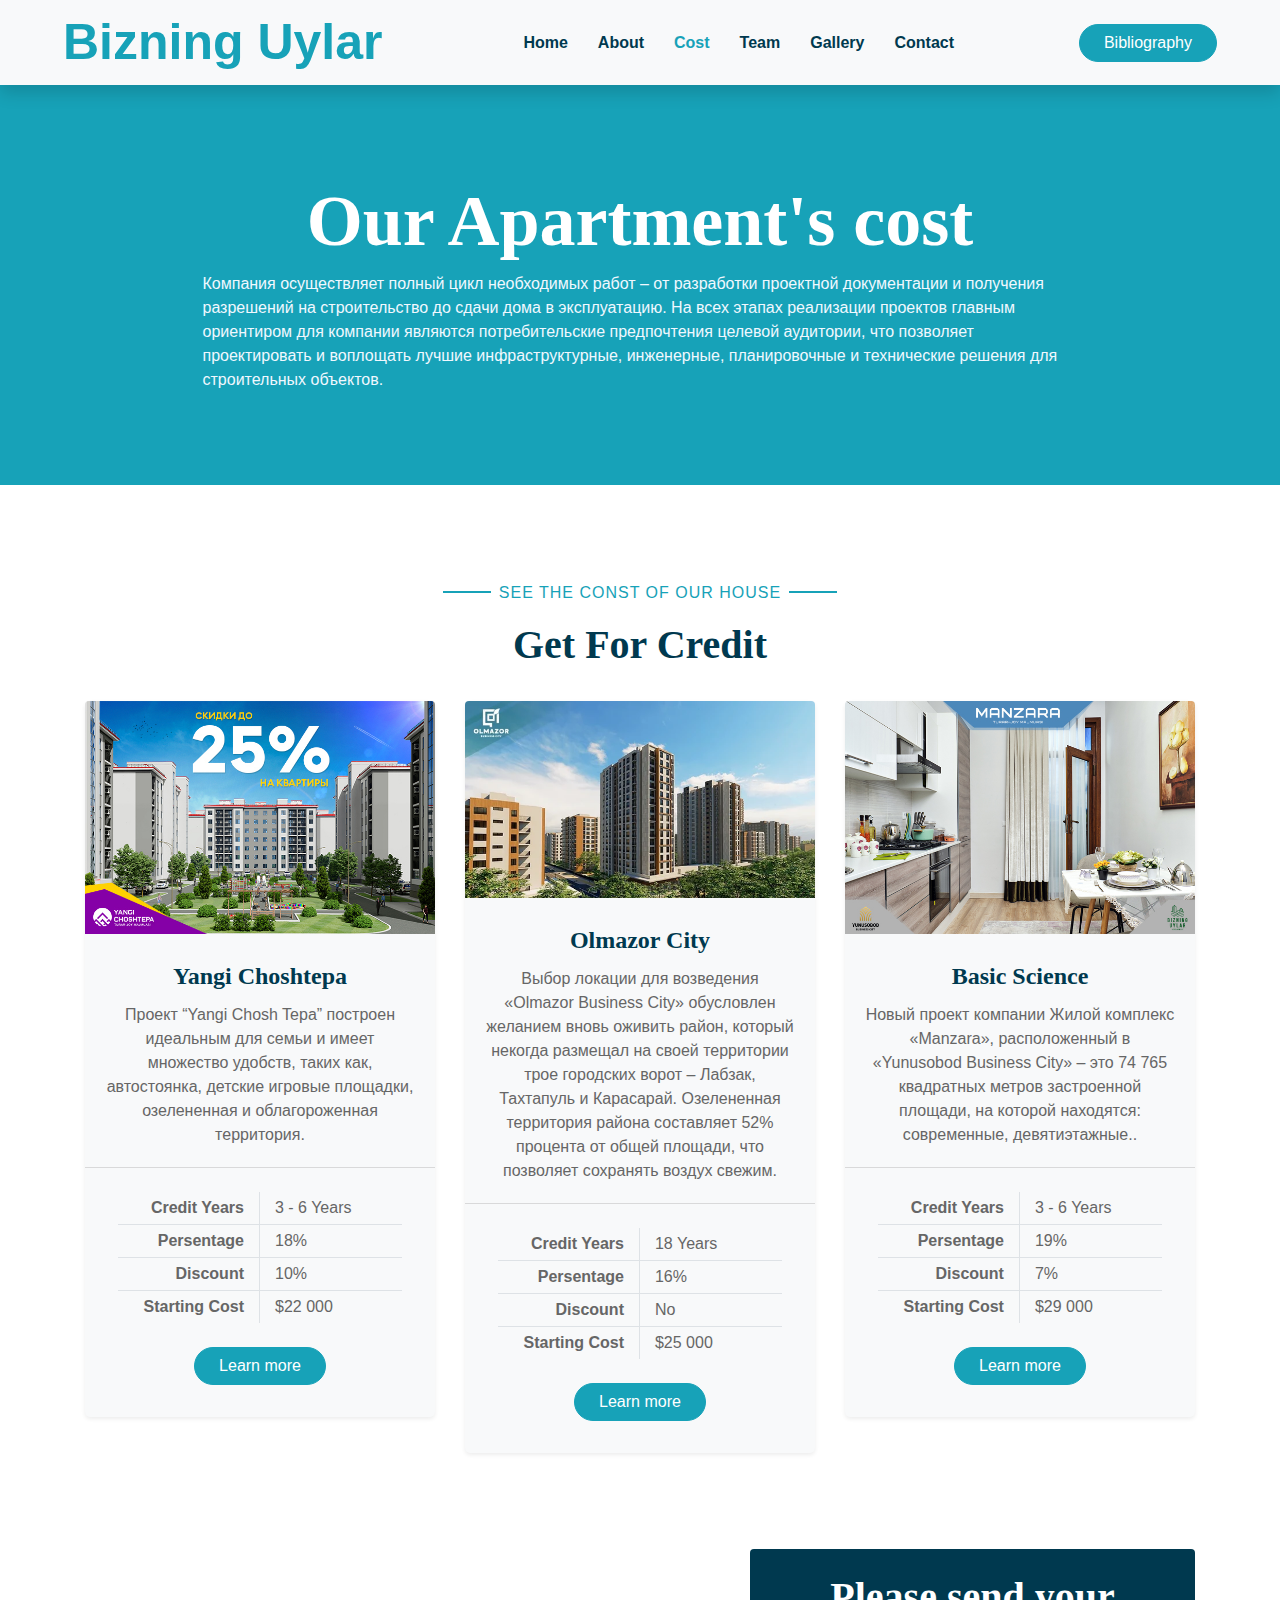
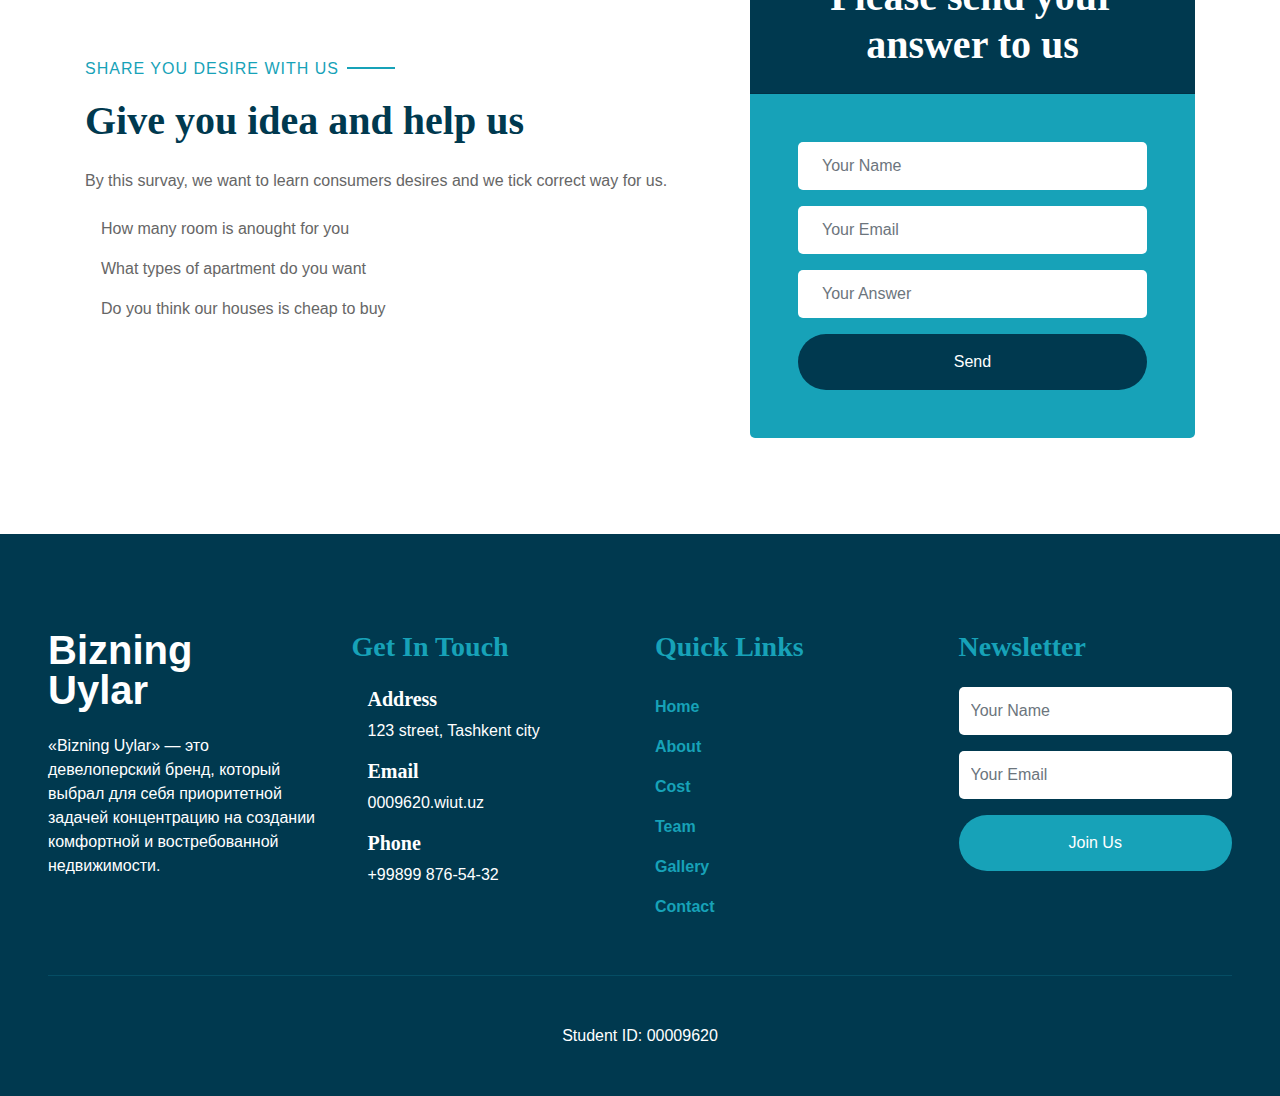
<file: cost.html>
<!DOCTYPE html>
<html lang="en">

    <head>
        <meta charset="utf-8">
        <title>Bizning Uylar</title>
        <meta content="width=device-width, initial-scale=1.0" name="viewport">
        <link href="css/style.css" rel="stylesheet">
    </head>
    
    <body>
        <!-- Navigation bar -->
        <div class="container-fluid bg-light position-relative shadow">
            <nav class="navbar navbar-expand-lg bg-light navbar-light py-3 py-lg-0 px-0 px-lg-5">
                <a href="" class="navbar-brand font-weight-bold text-secondary" style="font-size: 50px;">
                    <i class="flaticon-043-teddy-bear"></i>
                    <span class="text-primary">Bizning Uylar</span>
                </a>
            <button type="button" class="navbar-toggler" data-toggle="collapse" data-target="#navbarCollapse">
                <span class="navbar-toggler-icon"></span>
            </button>
            <div class="collapse navbar-collapse justify-content-between" id="navbarCollapse">
                <div class="navbar-nav font-weight-bold mx-auto py-0">
                    <a href="index.html" class="nav-item nav-link">Home</a>
                    <a href="about.html" class="nav-item nav-link">About</a>
                    <a href="cost.html" class="nav-item nav-link active">Cost</a>
                    <a href="team.html" class="nav-item nav-link">Team</a>
                    <a href="gallery.html" class="nav-item nav-link">Gallery</a> 
                    <a href="contact.html" class="nav-item nav-link">Contact</a>
                </div>
                <a href="bibliography.html" class="btn btn-primary px-4">Bibliography</a>
            </div>
        </nav>
    </div>


    <!-- Header Start -->
    <div class="container-fluid bg-primary mb-5">
        <div class="d-flex flex-column align-items-center justify-content-center" style="min-height: 400px">
            <h3 class="display-3 font-weight-bold text-white">Our Apartment's cost</h3>
         
                <p class="m-0" style="width: 70%; color: aliceblue;">Компания осуществляет полный цикл необходимых работ – от разработки проектной документации и получения разрешений на строительство до сдачи дома в эксплуатацию. На всех этапах реализации проектов главным ориентиром для компании являются потребительские предпочтения целевой аудитории, что позволяет проектировать и воплощать лучшие инфраструктурные, инженерные, планировочные и технические решения для строительных объектов.</p>
        
        </div>
    </div>
    <!-- Header End -->


   <!-- Cost Start -->
   <div class="container-fluid pt-5">
    <div class="container">
        <div class="text-center pb-2">
            <p class="section-title px-5"><span class="px-2">See the const of our house</span></p>
            <h1 class="mb-4">Get For Credit</h1>
        </div>
        <div class="row">
            <div class="col-lg-4 mb-5">
                <div class="card border-0 bg-light shadow-sm pb-2">
                    <img class="card-img-top mb-2" src="img/chosh.jpg" alt="">
                    <div class="card-body text-center">
                        <h4 class="card-title">Yangi Choshtepa</h4>
                        <p class="card-text">Проект “Yangi Chosh Tepa” построен идеальным для семьи и имеет множество удобств, таких как, автостоянка, детские игровые площадки, озелененная и облагороженная территория. </p>
                    </div>
                    <div class="card-footer bg-transparent py-4 px-5">
                        <div class="row border-bottom">
                            <div class="col-6 py-1 text-right border-right"><strong>Credit Years</strong></div>
                            <div class="col-6 py-1">3 - 6 Years</div>
                        </div>
                        <div class="row border-bottom">
                            <div class="col-6 py-1 text-right border-right"><strong>Persentage</strong></div>
                            <div class="col-6 py-1">18%</div>
                        </div>
                        <div class="row border-bottom">
                            <div class="col-6 py-1 text-right border-right"><strong>Discount</strong></div>
                            <div class="col-6 py-1">10%</div>
                        </div>
                        <div class="row">
                            <div class="col-6 py-1 text-right border-right"><strong>Starting Cost</strong></div>
                            <div class="col-6 py-1">$22 000</div>
                        </div>
                    </div>
                    <a href="" class="btn btn-primary px-4 mx-auto mb-4">Learn more</a>
                </div>
            </div>
            <div class="col-lg-4 mb-5">
                <div class="card border-0 bg-light shadow-sm pb-2">
                    <img class="card-img-top mb-2" src="img/olma.png" alt="">
                    <div class="card-body text-center">
                        <h4 class="card-title">Olmazor City</h4>
                        <p class="card-text">Выбор локации для возведения «Olmazor Business City» обусловлен желанием вновь оживить район, который некогда размещал на своей территории трое городских ворот – Лабзак, Тахтапуль и Карасарай. Озелененная территория района составляет 52% процента от общей площади, что позволяет сохранять воздух свежим. </p>
                    </div>
                    <div class="card-footer bg-transparent py-4 px-5">
                        <div class="row border-bottom">
                            <div class="col-6 py-1 text-right border-right"><strong>Credit Years</strong></div>
                            <div class="col-6 py-1">18 Years</div>
                        </div>
                        <div class="row border-bottom">
                            <div class="col-6 py-1 text-right border-right"><strong>Persentage</strong></div>
                            <div class="col-6 py-1">16%</div>
                        </div>
                        <div class="row border-bottom">
                            <div class="col-6 py-1 text-right border-right"><strong>Discount</strong></div>
                            <div class="col-6 py-1">No</div>
                        </div>
                        <div class="row">
                            <div class="col-6 py-1 text-right border-right"><strong>Starting Cost</strong></div>
                            <div class="col-6 py-1">$25 000</div>
                        </div>
                    </div>
                    <a href="" class="btn btn-primary px-4 mx-auto mb-4">Learn more</a>
                </div>
            </div>
            <div class="col-lg-4 mb-5">
                <div class="card border-0 bg-light shadow-sm pb-2">
                    <img class="card-img-top mb-2" src="img/man.jpg" alt="">
                    <div class="card-body text-center">
                        <h4 class="card-title">Basic Science</h4>
                        <p class="card-text">Новый проект компании Жилой комплекс «Manzara», расположенный в «Yunusobod Business City» – это 74 765 квадратных метров застроенной площади, на которой находятся: современные, девятиэтажные.. </p>
                    </div>
                    <div class="card-footer bg-transparent py-4 px-5">
                        <div class="row border-bottom">
                            <div class="col-6 py-1 text-right border-right"><strong>Credit Years</strong></div>
                            <div class="col-6 py-1">3 - 6 Years</div>
                        </div>
                        <div class="row border-bottom">
                            <div class="col-6 py-1 text-right border-right"><strong>Persentage</strong></div>
                            <div class="col-6 py-1">19%</div>
                        </div>
                        <div class="row border-bottom">
                            <div class="col-6 py-1 text-right border-right"><strong>Discount</strong></div>
                            <div class="col-6 py-1">7%</div>
                        </div>
                        <div class="row">
                            <div class="col-6 py-1 text-right border-right"><strong>Starting Cost</strong></div>
                            <div class="col-6 py-1">$29 000</div>
                        </div>
                    </div>
                    <a href="" class="btn btn-primary px-4 mx-auto mb-4">Learn more</a>
                </div>
            </div>
        </div>
    </div>
</div>


   <!-- Sharing consumers desires Start -->
   <div class="container-fluid py-5">
    <div class="container">
        <div class="row align-items-center">
            <div class="col-lg-7 mb-5 mb-lg-0">
                <p class="section-title pr-5"><span class="pr-2">Share you desire with Us</span></p>
                <h1 class="mb-4">Give you idea and help us</h1>
                <p>By this survay, we want to learn consumers desires and we tick correct way for us.</p>
                <ul class="list-inline m-0">
                    <li class="py-2"><i class="fa fa-check text-success mr-3"></i>How many room is anought for you</li>
                    <li class="py-2"><i class="fa fa-check text-success mr-3"></i>What types of apartment do you want</li>
                    <li class="py-2"><i class="fa fa-check text-success mr-3"></i>Do you think our houses is cheap to buy</li>
                </ul>
              
            </div>
            <div class="col-lg-5">
                <div class="card border-0">
                    <div class="card-header bg-secondary text-center p-4">
                        <h1 class="text-white m-0">Please send your answer to us</h1>
                    </div>
                    <div class="card-body rounded-bottom bg-primary p-5">
                        <form>
                            <div class="form-group">
                                <input type="text" class="form-control border-0 p-4" placeholder="Your Name" required="required" />
                            </div>
                            <div class="form-group">
                                <input type="email" class="form-control border-0 p-4" placeholder="Your Email" required="required" />
                            </div>
                            <div class="form-group">
                                <input type="email" class="form-control border-0 p-4" placeholder="Your Answer" required="required" />
                            </div>
                            <div>
                                <button class="btn btn-secondary btn-block border-0 py-3" type="submit">Send</button>
                            </div>
                        </form>
                    </div>
                </div>
            </div>
        </div>
    </div>
</div>

 
   <!-- Footer Start -->
   <footer id="ms-1">
    <div class="container-fluid bg-secondary text-white mt-5 py-5 px-sm-3 px-md-5 ms-1">
        <div class="row pt-5">
            <div class="col-lg-3 col-md-6 mb-5">
                <a href="" class="navbar-brand font-weight-bold text-primary m-0 mb-4 p-0" style="font-size: 40px; line-height: 40px;">
                    <i class="flaticon-043-teddy-bear"></i>
                    <span class="text-white">Bizning 
                        <br>Uylar</span>
                </a>
                <p>«Bizning Uylar» — это девелоперский бренд, который выбрал для себя приоритетной задачей концентрацию на создании комфортной и востребованной недвижимости.
                </p>
                
            </div>
            <div class="col-lg-3 col-md-6 mb-5">
                <h3 class="text-primary mb-4">Get In Touch</h3>
                <div class="d-flex">
                    <h4 class="fa fa-map-marker-alt text-primary"></h4>
                    <div class="pl-3">
                        <h5 class="text-white">Address</h5>
                        <p>123 street, Tashkent city</p>
                    </div>
                </div>
                <div class="d-flex">
                    <h4 class="fa fa-envelope text-primary"></h4>
                    <div class="pl-3">
                        <h5 class="text-white">Email</h5>
                        <p> 0009620.wiut.uz</p>
                    </div>
                </div>
                <div class="d-flex">
                    <h4 class="fa fa-phone-alt text-primary"></h4>
                    <div class="pl-3">
                        <h5 class="text-white">Phone</h5>
                        <p>+99899 876-54-32</p>
                    </div>
                </div>
            </div>
            <div class="col-lg-3 col-md-6 mb-5">
                <h3 class="text-primary mb-4">Quick Links</h3>
                <div class="navbar-nav font-weight-bold mx-auto py-0">
                    <a href="index.html" class="nav-item nav-link">Home</a>
                    <a href="about.html" class="nav-item nav-link">About</a>
                    <a href="cost.html" class="nav-item nav-link active">Cost</a>
                    <a href="team.html" class="nav-item nav-link">Team</a>
                    <a href="gallery.html" class="nav-item nav-link">Gallery</a> 
                    <a href="contact.html" class="nav-item nav-link">Contact</a>
                </div>
            </div>
            <div class="col-lg-3 col-md-6 mb-5">
                <h3 class="text-primary mb-4">Newsletter</h3>
                <form action="">
                    <div class="form-group">
                        <input type="text" class="form-control border-0 py-4" placeholder="Your Name" required="required" />
                    </div>
                    <div class="form-group">
                        <input type="email" class="form-control border-0 py-4" placeholder="Your Email"
                            required="required" />
                    </div>
                    <div>
                        <button class="btn btn-primary btn-block border-0 py-3" type="submit">Join Us</button>
                    </div>
                </form>
            </div>
        </div>
        <div class="container-fluid pt-5" style="border-top: 1px solid rgba(23, 162, 184, .2);;">
            <p class="m-0 text-center text-white">
              Student ID: 00009620
            </p>
        </div>
    </footer>
    </div>



    <a href="#" class="btn btn-primary p-3 back-to-top"><i class="fa fa-angle-double-up"></i></a>
    <script src="mail/contact.js"></script>
    <script src="js/main.js"></script>
</body>

</html>
</file>
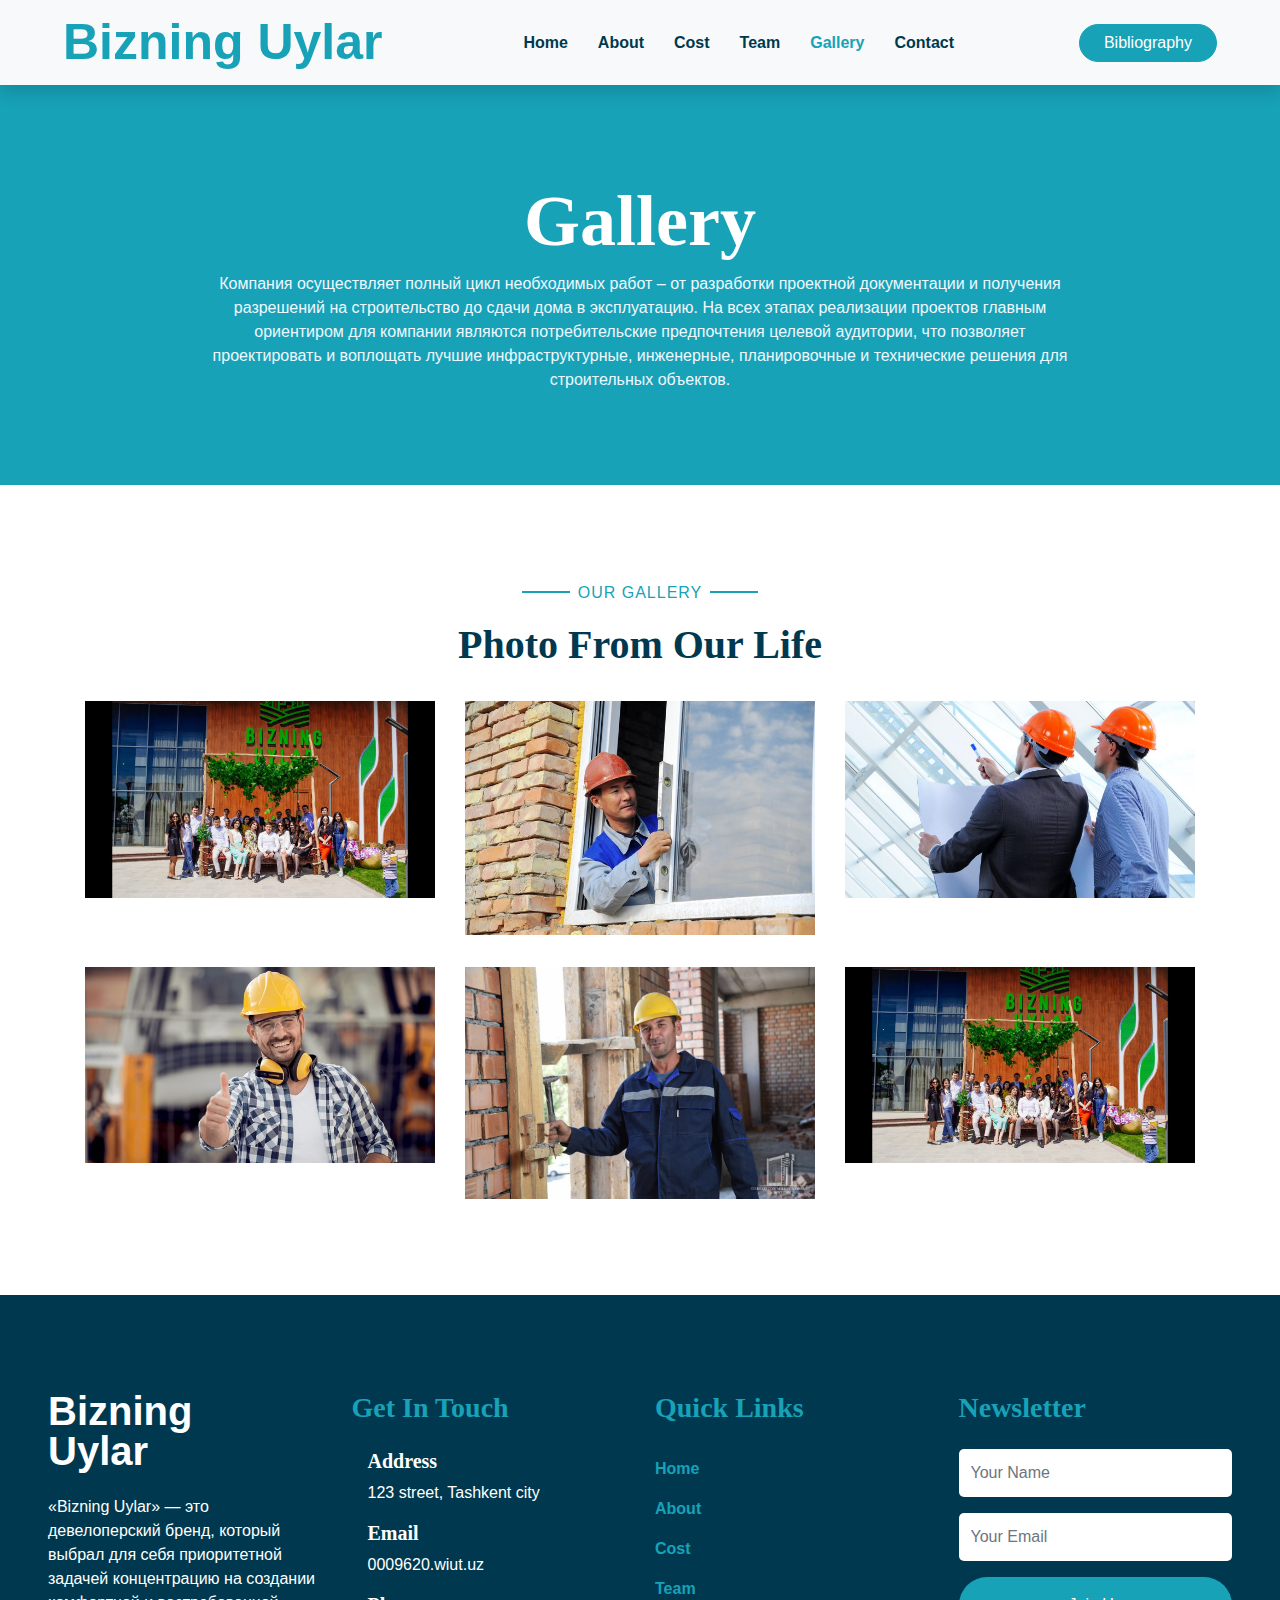
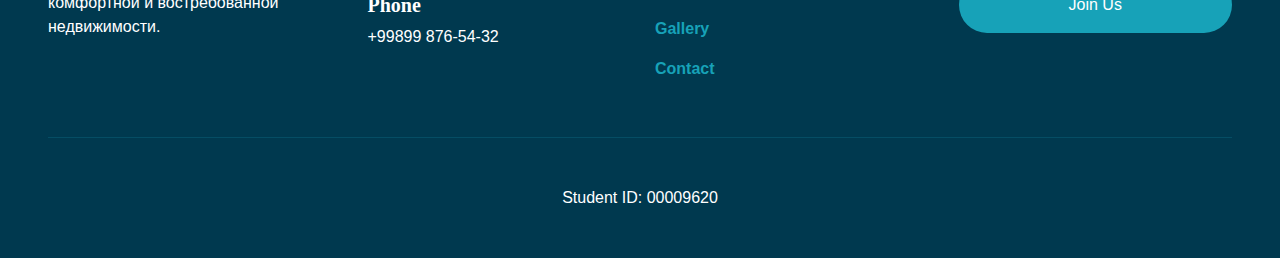
<file: gallery.html>
<!DOCTYPE html>
<html lang="en">

    <head>
        <meta charset="utf-8">
        <title>Bizning Uylar</title>
        <meta content="width=device-width, initial-scale=1.0" name="viewport">
        <link href="css/style.css" rel="stylesheet">
    </head>
    
    <body>
        <!-- Navigation bar -->
        <div class="container-fluid bg-light position-relative shadow">
            <nav class="navbar navbar-expand-lg bg-light navbar-light py-3 py-lg-0 px-0 px-lg-5">
                <a href="" class="navbar-brand font-weight-bold text-secondary" style="font-size: 50px;">
                    <i class="flaticon-043-teddy-bear"></i>
                    <span class="text-primary">Bizning Uylar</span>
                </a>
            <button type="button" class="navbar-toggler" data-toggle="collapse" data-target="#navbarCollapse">
                <span class="navbar-toggler-icon"></span>
            </button>
            <div class="collapse navbar-collapse justify-content-between" id="navbarCollapse">
                <div class="navbar-nav font-weight-bold mx-auto py-0">
                    <a href="index.html" class="nav-item nav-link">Home</a>
                    <a href="about.html" class="nav-item nav-link">About</a>
                    <a href="cost.html" class="nav-item nav-link">Cost</a>
                    <a href="team.html" class="nav-item nav-link">Team</a>
                    <a href="gallery.html" class="nav-item nav-link active">Gallery</a> 
                    <a href="contact.html" class="nav-item nav-link">Contact</a>
                </div>
                <a href="bibliography.html" class="btn btn-primary px-4">Bibliography</a>
            </div>
        </nav>
    </div>


    <!-- Header Start -->
    <div class="container-fluid bg-primary mb-5">
        <div class="d-flex flex-column align-items-center justify-content-center" style="min-height: 400px">
            <h3 class="display-3 font-weight-bold text-white">Gallery</h3>
    
                <p class="m-0" style="text-align:center;width: 70%; color: aliceblue;">Компания осуществляет полный цикл необходимых работ – от разработки проектной документации и получения разрешений на строительство до сдачи дома в эксплуатацию. На всех этапах реализации проектов главным ориентиром для компании являются потребительские предпочтения целевой аудитории, что позволяет проектировать и воплощать лучшие инфраструктурные, инженерные, планировочные и технические решения для строительных объектов.</p>
              
        </div>
    </div>
    <!-- Header End -->


    <!-- Gallery Start -->
    <div class="container-fluid pt-5 pb-3">
        <div class="container">
            <div class="text-center pb-2">
                <p class="section-title px-5"><span class="px-2">Our Gallery</span></p>
                <h1 class="mb-4">Photo From Our Life</h1>
            </div>
            <div class="row portfolio-container">
                <div class="col-lg-4 col-md-6 mb-4 portfolio-item first">
                    <div class="position-relative overflow-hidden mb-2">
                        <img class="img-fluid w-100" src="img/team.jpg" alt="">
                    
                            <a href="img/team.jpg" data-lightbox="portfolio">
                                <i class="fa fa-plus text-white" style="font-size: 60px;"></i>
                            </a>
                      
                    </div>
                </div>
                <div class="col-lg-4 col-md-6 mb-4 portfolio-item second">
                    <div class="position-relative overflow-hidden mb-2">
                        <img class="img-fluid w-100" src="img/quruv1.jpg" alt="">
                       
                            <a href="img/quruv1.jpg" data-lightbox="portfolio">
                                <i class="fa fa-plus text-white" style="font-size: 60px;"></i>
                            </a>
                        </div>
               
                </div>
                <div class="col-lg-4 col-md-6 mb-4 portfolio-item third">
                    <div class="position-relative overflow-hidden mb-2">
                        <img class="img-fluid w-100" src="img/quruv2.png" alt="">
                       
                            <a href="img/quruv2.png" data-lightbox="portfolio">
                                <i class="fa fa-plus text-white" style="font-size: 60px;"></i>
                            </a>
                        </div>
              
                </div>
                <div class="col-lg-4 col-md-6 mb-4 portfolio-item first">
                    <div class="position-relative overflow-hidden mb-2">
                        <img class="img-fluid w-100" src="img/quruv3.jpg" alt="">
                        
                                <i class="fa fa-plus text-white" style="font-size: 60px;"></i>
                            </a>
                        
                    </div>
                </div>
                <div class="col-lg-4 col-md-6 mb-4 portfolio-item second">
                    <div class="position-relative overflow-hidden mb-2">
                        <img class="img-fluid w-100" src="img/quruv4.jpg" alt="">
                       
                            <a href="img/quruv4.jpg" data-lightbox="portfolio">
                                <i class="fa fa-plus text-white" style="font-size: 60px;"></i>
                            </a>
                        </div>
                   
                </div>
                <div class="col-lg-4 col-md-6 mb-4 portfolio-item third">
                    <div class="position-relative overflow-hidden mb-2">
                        <img class="img-fluid w-100" src="img/team.jpg" alt="">
                      
                            <a href="team.html" data-lightbox="portfolio">
                                <i class="fa fa-plus text-white" style="font-size: 60px;"></i>
                            </a>
                    
                    </div>
                </div>
            </div>
        </div>
    </div>
    <!-- Gallery End -->


 <!-- Footer Start -->
 <footer id="ms-1">
    <div class="container-fluid bg-secondary text-white mt-5 py-5 px-sm-3 px-md-5 ms-1">
        <div class="row pt-5">
            <div class="col-lg-3 col-md-6 mb-5">
                <a href="" class="navbar-brand font-weight-bold text-primary m-0 mb-4 p-0" style="font-size: 40px; line-height: 40px;">
                    <i class="flaticon-043-teddy-bear"></i>
                    <span class="text-white">Bizning 
                        <br>Uylar</span>
                </a>
                <p>«Bizning Uylar» — это девелоперский бренд, который выбрал для себя приоритетной задачей концентрацию на создании комфортной и востребованной недвижимости.
                </p>
                
            </div>
            <div class="col-lg-3 col-md-6 mb-5">
                <h3 class="text-primary mb-4">Get In Touch</h3>
                <div class="d-flex">
                    <h4 class="fa fa-map-marker-alt text-primary"></h4>
                    <div class="pl-3">
                        <h5 class="text-white">Address</h5>
                        <p>123 street, Tashkent city</p>
                    </div>
                </div>
                <div class="d-flex">
                    <h4 class="fa fa-envelope text-primary"></h4>
                    <div class="pl-3">
                        <h5 class="text-white">Email</h5>
                        <p> 0009620.wiut.uz</p>
                    </div>
                </div>
                <div class="d-flex">
                    <h4 class="fa fa-phone-alt text-primary"></h4>
                    <div class="pl-3">
                        <h5 class="text-white">Phone</h5>
                        <p>+99899 876-54-32</p>
                    </div>
                </div>
            </div>
            <div class="col-lg-3 col-md-6 mb-5">
                <h3 class="text-primary mb-4">Quick Links</h3>
                <div class="navbar-nav font-weight-bold mx-auto py-0">
                    <a href="index.html" class="nav-item nav-link">Home</a>
                    <a href="about.html" class="nav-item nav-link">About</a>
                    <a href="cost.html" class="nav-item nav-link">Cost</a>
                    <a href="team.html" class="nav-item nav-link">Team</a>
                    <a href="gallery.html" class="nav-item nav-link active">Gallery</a> 
                    <a href="contact.html" class="nav-item nav-link">Contact</a>
                </div>
            </div>
            <div class="col-lg-3 col-md-6 mb-5">
                <h3 class="text-primary mb-4">Newsletter</h3>
                <form action="">
                    <div class="form-group">
                        <input type="text" class="form-control border-0 py-4" placeholder="Your Name" required="required" />
                    </div>
                    <div class="form-group">
                        <input type="email" class="form-control border-0 py-4" placeholder="Your Email"
                            required="required" />
                    </div>
                    <div>
                        <button class="btn btn-primary btn-block border-0 py-3" type="submit">Join Us</button>
                    </div>
                </form>
            </div>
        </div>
        <div class="container-fluid pt-5" style="border-top: 1px solid rgba(23, 162, 184, .2);;">
            <p class="m-0 text-center text-white">
               Student ID: 00009620
            </p>
        </div>
    </footer>
    </div>



    <a href="#" class="btn btn-primary p-3 back-to-top"><i class="fa fa-angle-double-up"></i></a>
    <script src="mail/contact.js"></script>
    <script src="js/main.js"></script>
</body>

</html>
</file>
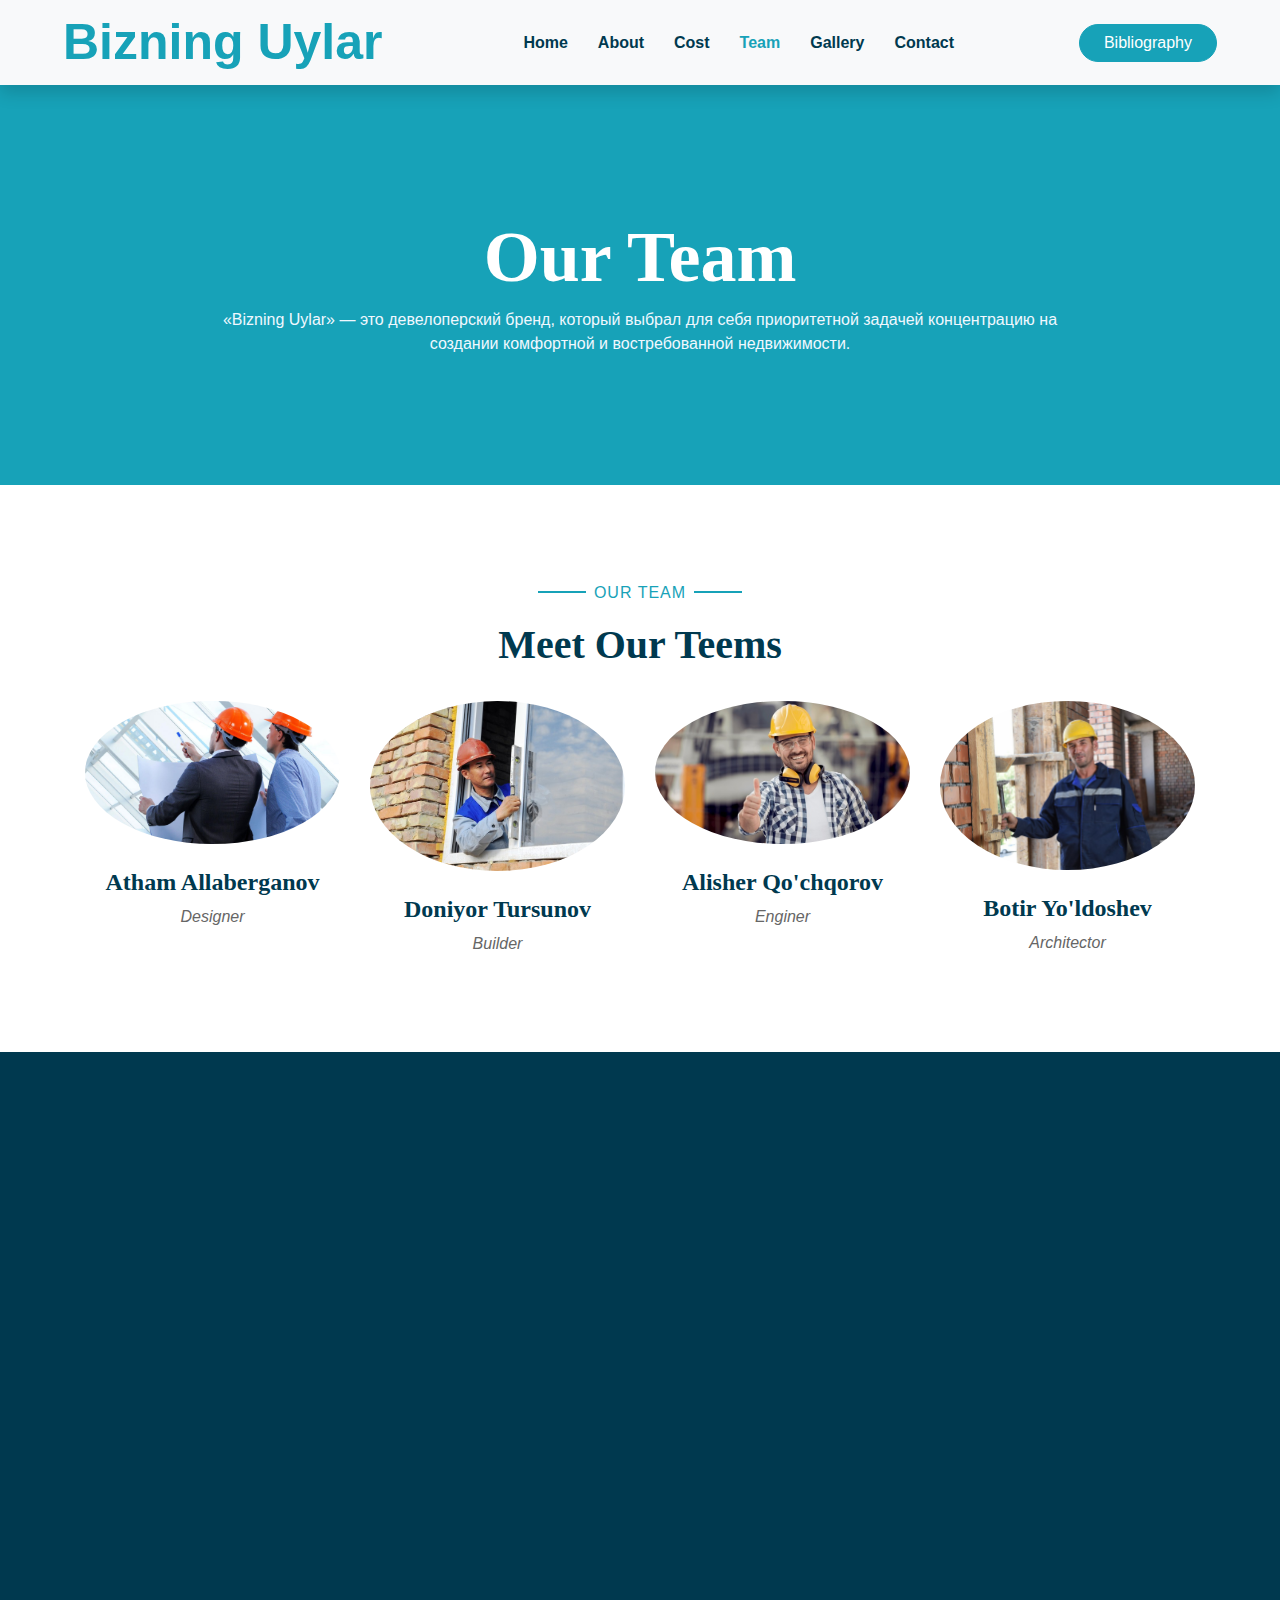
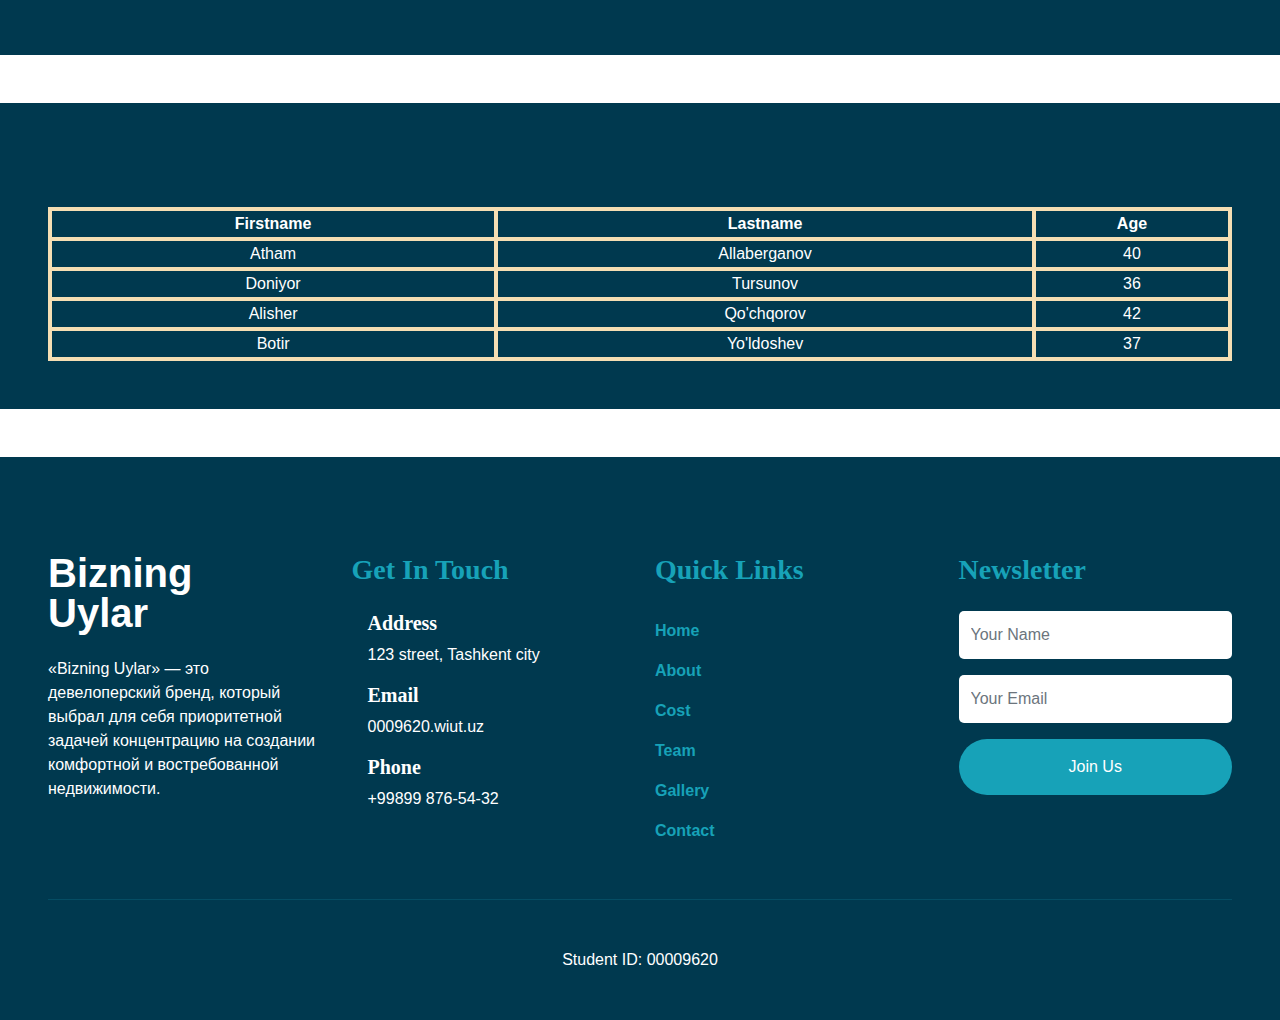
<file: team.html>
<!DOCTYPE html>
<html lang="en">


    <head>
        <meta charset="utf-8">
        <title>Bizning Uylar</title>
        <meta content="width=device-width, initial-scale=1.0" name="viewport">
        <link href="css/style.css" rel="stylesheet">
    </head>
    
    <body>
        <!-- Navigation bar -->
        <div class="container-fluid bg-light position-relative shadow">
            <nav class="navbar navbar-expand-lg bg-light navbar-light py-3 py-lg-0 px-0 px-lg-5">
                <a href="" class="navbar-brand font-weight-bold text-secondary" style="font-size: 50px;">
                    <i class="flaticon-043-teddy-bear"></i>
                    <span class="text-primary">Bizning Uylar</span>
                </a>
            <button type="button" class="navbar-toggler" data-toggle="collapse" data-target="#navbarCollapse">
                <span class="navbar-toggler-icon"></span>
            </button>
            <div class="collapse navbar-collapse justify-content-between" id="navbarCollapse">
                <div class="navbar-nav font-weight-bold mx-auto py-0">
                    <a href="index.html" class="nav-item nav-link">Home</a>
                    <a href="about.html" class="nav-item nav-link">About</a>
                    <a href="cost.html" class="nav-item nav-link">Cost</a>
                    <a href="team.html" class="nav-item nav-link active">Team</a>
                    <a href="gallery.html" class="nav-item nav-link">Gallery</a> 
                    <a href="contact.html" class="nav-item nav-link">Contact</a>
                </div>
                <a href="bibliography.html" class="btn btn-primary px-4">Bibliography</a>
            </div>
        </nav>
    </div>
   


    <!-- Header Start -->
    <div class="container-fluid bg-primary mb-5">
        <div class="d-flex flex-column align-items-center justify-content-center" style="min-height: 400px">
            <h3 class="display-3 font-weight-bold text-white">Our Team</h3>
         
            <p class="m-0" style="text-align:center;width: 70%; color: aliceblue;">«Bizning Uylar» — это девелоперский бренд, который выбрал для себя приоритетной задачей концентрацию на создании комфортной и востребованной недвижимости.</p>
                
           
        </div>
    </div>
    


     <!-- Team Start -->
     <div class="container-fluid pt-5">
        <div class="container">
            <div class="text-center pb-2">
                <p class="section-title px-5"><span class="px-2">Our Team</span></p>
                <h1 class="mb-4">Meet Our Teems</h1>
            </div>
            <div class="row">
                <div class="col-md-6 col-lg-3 text-center team mb-5">
                    <div class="position-relative overflow-hidden mb-4" style="border-radius: 100%;">
                        <img class="img-fluid w-100" src="img/quruv2.png" alt="" >
                        <div
                            class="team-social d-flex align-items-center justify-content-center w-100 h-100 position-absolute">
                            <a class="btn btn-outline-light text-center mr-2 px-0" style="width: 38px; height: 38px;"
                                href="#"><i class="fab fa-twitter"></i></a>
                            <a class="btn btn-outline-light text-center mr-2 px-0" style="width: 38px; height: 38px;"
                                href="#"><i class="fab fa-facebook-f"></i></a>
                            <a class="btn btn-outline-light text-center px-0" style="width: 38px; height: 38px;"
                                href="#"><i class="fab fa-linkedin-in"></i></a>
                        </div>
                    </div>
                    <h4>Atham Allaberganov</h4>
                    <i>Designer</i>
                </div>
                <div class="col-md-6 col-lg-3 text-center team mb-5">
                    <div class="position-relative overflow-hidden mb-4" style="border-radius: 100%;">
                        <img class="img-fluid w-100" src="img/quruv1.jpg" alt="" >
                        <div
                            class="team-social d-flex align-items-center justify-content-center w-100 h-100 position-absolute">
                            <a class="btn btn-outline-light text-center mr-2 px-0" style="width: 38px; height: 38px;"
                                href="#"><i class="fab fa-twitter"></i></a>
                            <a class="btn btn-outline-light text-center mr-2 px-0" style="width: 38px; height: 38px;"
                                href="#"><i class="fab fa-facebook-f"></i></a>
                            <a class="btn btn-outline-light text-center px-0" style="width: 38px; height: 38px;"
                                href="#"><i class="fab fa-linkedin-in"></i></a>
                        </div>
                    </div>
                    <h4>Doniyor Tursunov</h4>
                    <i>Builder</i>
                </div>
                <div class="col-md-6 col-lg-3 text-center team mb-5">
                    <div class="position-relative overflow-hidden mb-4" style="border-radius: 100%;">
                        <img class="img-fluid w-100" src="img/quruv3.jpg" alt="" >
                        <div
                            class="team-social d-flex align-items-center justify-content-center w-100 h-100 position-absolute">
                            <a class="btn btn-outline-light text-center mr-2 px-0" style="width: 38px; height: 38px;"
                                href="#"><i class="fab fa-twitter"></i></a>
                            <a class="btn btn-outline-light text-center mr-2 px-0" style="width: 38px; height: 38px;"
                                href="#"><i class="fab fa-facebook-f"></i></a>
                            <a class="btn btn-outline-light text-center px-0" style="width: 38px; height: 38px;"
                                href="#"><i class="fab fa-linkedin-in"></i></a>
                        </div>
                    </div>
                    <h4>Alisher Qo'chqorov</h4>
                    <i>Enginer</i>
                </div>
                <div class="col-md-6 col-lg-3 text-center team mb-5">
                    <div class="position-relative overflow-hidden mb-4" style="border-radius: 100%;">
                        <img class="img-fluid w-100" src="img/quruv4.jpg" alt="" >
                        <div
                            class="team-social d-flex align-items-center justify-content-center w-100 h-100 position-absolute">
                            <a class="btn btn-outline-light text-center mr-2 px-0" style="width: 38px; height: 38px;"
                                href="#"><i class="fab fa-twitter"></i></a>
                            <a class="btn btn-outline-light text-center mr-2 px-0" style="width: 38px; height: 38px;"
                                href="#"><i class="fab fa-facebook-f"></i></a>
                            <a class="btn btn-outline-light text-center px-0" style="width: 38px; height: 38px;"
                                href="#"><i class="fab fa-linkedin-in"></i></a>
                        </div>
                    </div>
                    <h4>Botir Yo'ldoshev</h4>
                    <i>Architector</i>
                </div>
            </div>
        </div>
    </div>
    <!-- Team End -->

<!--Youtube link-->
<div class="container-fluid bg-secondary text-white mt-5 py-5 px-sm-3 px-md-5 ms-1">
    <iframe width="100%" height="500px"  src="https://www.youtube.com/embed/waO-lSVpKPM" frameborder="0" allow="accelerometer; autoplay; clipboard-write; encrypted-media; gyroscope; picture-in-picture" allowfullscreen></iframe>
</div>


<!--Table-->
<div class="container-fluid bg-secondary text-white mt-5 py-5 px-sm-3 px-md-5 ms-1">
    <h1>Info about the best employees</h1>
<table>
    <tr>
      <th>Firstname</th>
      <th>Lastname</th>
      <th>Age</th>
    </tr>
    <tr>
      <td>Atham</td>
      <td>Allaberganov</td>
      <td>40</td>
    </tr>
    <tr>
      <td>Doniyor</td>
      <td>Tursunov</td>
      <td>36</td>
    </tr>
    <tr>
        <td>Alisher</td>
        <td>Qo'chqorov</td>
        <td>42</td>
      </tr>
      <tr>
        <td>Botir</td>
        <td>Yo'ldoshev</td>
        <td>37</td>
      </tr>
      
  </table>
</div>

  <!-- Footer Start -->
  <footer id="ms-1">
    <div class="container-fluid bg-secondary text-white mt-5 py-5 px-sm-3 px-md-5 ms-1">
        <div class="row pt-5">
            <div class="col-lg-3 col-md-6 mb-5">
                <a href="" class="navbar-brand font-weight-bold text-primary m-0 mb-4 p-0" style="font-size: 40px; line-height: 40px;">
                    <i class="flaticon-043-teddy-bear"></i>
                    <span class="text-white">Bizning 
                        <br>Uylar</span>
                </a>
                <p>«Bizning Uylar» — это девелоперский бренд, который выбрал для себя приоритетной задачей концентрацию на создании комфортной и востребованной недвижимости.
                </p>
                
            </div>
            <div class="col-lg-3 col-md-6 mb-5">
                <h3 class="text-primary mb-4">Get In Touch</h3>
                <div class="d-flex">
                    <h4 class="fa fa-map-marker-alt text-primary"></h4>
                    <div class="pl-3">
                        <h5 class="text-white">Address</h5>
                        <p>123 street, Tashkent city</p>
                    </div>
                </div>
                <div class="d-flex">
                    <h4 class="fa fa-envelope text-primary"></h4>
                    <div class="pl-3">
                        <h5 class="text-white">Email</h5>
                        <p> 0009620.wiut.uz</p>
                    </div>
                </div>
                <div class="d-flex">
                    <h4 class="fa fa-phone-alt text-primary"></h4>
                    <div class="pl-3">
                        <h5 class="text-white">Phone</h5>
                        <p>+99899 876-54-32</p>
                    </div>
                </div>
            </div>
            <div class="col-lg-3 col-md-6 mb-5">
                <h3 class="text-primary mb-4">Quick Links</h3>
                <div class="navbar-nav font-weight-bold mx-auto py-0">
                    <a href="index.html" class="nav-item nav-link">Home</a>
                    <a href="about.html" class="nav-item nav-link">About</a>
                    <a href="cost.html" class="nav-item nav-link">Cost</a>
                    <a href="team.html" class="nav-item nav-link active">Team</a>
                    <a href="gallery.html" class="nav-item nav-link">Gallery</a> 
                    <a href="contact.html" class="nav-item nav-link">Contact</a>
                </div>
            </div>
            <div class="col-lg-3 col-md-6 mb-5">
                <h3 class="text-primary mb-4">Newsletter</h3>
                <form action="">
                    <div class="form-group">
                        <input type="text" class="form-control border-0 py-4" placeholder="Your Name" required="required" />
                    </div>
                    <div class="form-group">
                        <input type="email" class="form-control border-0 py-4" placeholder="Your Email"
                            required="required" />
                    </div>
                    <div>
                        <button class="btn btn-primary btn-block border-0 py-3" type="submit">Join Us</button>
                    </div>
                </form>
            </div>
        </div>
        <div class="container-fluid pt-5" style="border-top: 1px solid rgba(23, 162, 184, .2);;">
            <p class="m-0 text-center text-white">
               Student ID: 00009620
            </p>
        </div>
    </footer>
    </div>



    <a href="#" class="btn btn-primary p-3 back-to-top"><i class="fa fa-angle-double-up"></i></a>
    <script src="mail/contact.js"></script>
    <script src="js/main.js"></script>
</body>

</html>
</file>
<file: css/style.css>
/******* Bootstrap Theming ********/
/*!
 * Bootstrap v4.5.3 (https://getbootstrap.com/)
 * Copyright 2011-2020 The Bootstrap Authors
 * Copyright 2011-2020 Twitter, Inc.
 * Licensed under MIT (https://github.com/twbs/bootstrap/blob/main/LICENSE)
 */
:root {
  --blue: #007bff;
  --indigo: #6610f2;
  --purple: #6f42c1;
  --pink: #e83e8c;
  --red: #dc3545;
  --orange: #fd7e14;
  --yellow: #ffc107;
  --green: #28a745;
  --teal: #20c997;
  --cyan: #17a2b8;
  --white: #fff;
  --gray: #6c757d;
  --gray-dark: #343a40;
  --primary: #17a2b8;
  --secondary: #00394f;
  --success: #28a745;
  --info: #17a2b8;
  --warning: #ffc107;
  --danger: #dc3545;
  --light: #f8f9fa;
  --dark: #343a40;
  --breakpoint-xs: 0;
  --breakpoint-sm: 576px;
  --breakpoint-md: 768px;
  --breakpoint-lg: 992px;
  --breakpoint-xl: 1200px;
  --font-family-sans-serif: "Nunito", sans-serif;
  --font-family-monospace: SFMono-Regular, Menlo, Monaco, Consolas, "Liberation Mono", "Courier New", monospace;
}

*,
*::before,
*::after {
  box-sizing: border-box;
}

html {
  font-family: sans-serif;
  line-height: 1.15;
  -webkit-text-size-adjust: 100%;
  -webkit-tap-highlight-color: rgba(0, 0, 0, 0);
}

article, aside, figcaption, figure, footer, header, hgroup, main, nav, section {
  display: block;
}

body {
  margin: 0;
  font-family: "Nunito", sans-serif;
  font-size: 1rem;
  font-weight: 400;
  line-height: 1.5;
  color: #666666;
  text-align: left;
  background-color: #fff;
}

[tabindex="-1"]:focus:not(:focus-visible) {
  outline: 0 !important;
}

hr {
  box-sizing: content-box;
  height: 0;
  overflow: visible;
}

h1, h2, h3, h4, h5, h6 {
  margin-top: 0;
  margin-bottom: 0.5rem;
}

p {
  margin-top: 0;
  margin-bottom: 1rem;
}

abbr[title],
abbr[data-original-title] {
  text-decoration: underline;
  text-decoration: underline dotted;
  cursor: help;
  border-bottom: 0;
  text-decoration-skip-ink: none;
}

address {
  margin-bottom: 1rem;
  font-style: normal;
  line-height: inherit;
}

ol,
ul,
dl {
  margin-top: 0;
  margin-bottom: 1rem;
}

ol ol,
ul ul,
ol ul,
ul ol {
  margin-bottom: 0;
}

dt {
  font-weight: 700;
}

dd {
  margin-bottom: .5rem;
  margin-left: 0;
}

blockquote {
  margin: 0 0 1rem;
}

b,
strong {
  font-weight: bolder;
}

small {
  font-size: 80%;
}

sub,
sup {
  position: relative;
  font-size: 75%;
  line-height: 0;
  vertical-align: baseline;
}

sub {
  bottom: -.25em;
}

sup {
  top: -.5em;
}

a {
  color: #17a2b8;
  text-decoration: none;
  background-color: transparent;
}

a:hover {
  color: #0f6674;
  text-decoration: underline;
}

a:not([href]):not([class]) {
  color: inherit;
  text-decoration: none;
}

a:not([href]):not([class]):hover {
  color: inherit;
  text-decoration: none;
}

pre,
code,
kbd,
samp {
  font-family: SFMono-Regular, Menlo, Monaco, Consolas, "Liberation Mono", "Courier New", monospace;
  font-size: 1em;
}

pre {
  margin-top: 0;
  margin-bottom: 1rem;
  overflow: auto;
  -ms-overflow-style: scrollbar;
}

figure {
  margin: 0 0 1rem;
}

img {
  vertical-align: middle;
  border-style: none;
}

svg {
  overflow: hidden;
  vertical-align: middle;
}

table {
  border-collapse: collapse;
}

caption {
  padding-top: 0.75rem;
  padding-bottom: 0.75rem;
  color: #6c757d;
  text-align: left;
  caption-side: bottom;
}

th {
  text-align: inherit;
  text-align: -webkit-match-parent;
}

label {
  display: inline-block;
  margin-bottom: 0.5rem;
}

button {
  border-radius: 0;
}

button:focus {
  outline: 1px dotted;
  outline: 5px auto -webkit-focus-ring-color;
}

input,
button,
select,
optgroup,
textarea {
  margin: 0;
  font-family: inherit;
  font-size: inherit;
  line-height: inherit;
}

button,
input {
  overflow: visible;
}

button,
select {
  text-transform: none;
}

[role="button"] {
  cursor: pointer;
}

select {
  word-wrap: normal;
}

button,
[type="button"],
[type="reset"],
[type="submit"] {
  -webkit-appearance: button;
}

button:not(:disabled),
[type="button"]:not(:disabled),
[type="reset"]:not(:disabled),
[type="submit"]:not(:disabled) {
  cursor: pointer;
}

button::-moz-focus-inner,
[type="button"]::-moz-focus-inner,
[type="reset"]::-moz-focus-inner,
[type="submit"]::-moz-focus-inner {
  padding: 0;
  border-style: none;
}

input[type="radio"],
input[type="checkbox"] {
  box-sizing: border-box;
  padding: 0;
}

textarea {
  overflow: auto;
  resize: vertical;
}

fieldset {
  min-width: 0;
  padding: 0;
  margin: 0;
  border: 0;
}

legend {
  display: block;
  width: 100%;
  max-width: 100%;
  padding: 0;
  margin-bottom: .5rem;
  font-size: 1.5rem;
  line-height: inherit;
  color: inherit;
  white-space: normal;
}

@media (max-width: 1200px) {
  legend {
    font-size: calc(1.275rem + 0.3vw) ;
  }
}

progress {
  vertical-align: baseline;
}

[type="number"]::-webkit-inner-spin-button,
[type="number"]::-webkit-outer-spin-button {
  height: auto;
}

[type="search"] {
  outline-offset: -2px;
  -webkit-appearance: none;
}

[type="search"]::-webkit-search-decoration {
  -webkit-appearance: none;
}

::-webkit-file-upload-button {
  font: inherit;
  -webkit-appearance: button;
}

output {
  display: inline-block;
}

summary {
  display: list-item;
  cursor: pointer;
}

template {
  display: none;
}

[hidden] {
  display: none !important;
}

h1, h2, h3, h4, h5, h6,
.h1, .h2, .h3, .h4, .h5, .h6 {
  margin-bottom: 0.5rem;
  font-family: "Handlee", cursive;
  font-weight: bold;
  line-height: 1.2;
  color: #00394f;
}

h1, .h1 {
  font-size: 2.5rem;
}

@media (max-width: 1200px) {
  h1, .h1 {
    font-size: calc(1.375rem + 1.5vw) ;
  }
}

h2, .h2 {
  font-size: 2rem;
}

@media (max-width: 1200px) {
  h2, .h2 {
    font-size: calc(1.325rem + 0.9vw) ;
  }
}

h3, .h3 {
  font-size: 1.75rem;
}

@media (max-width: 1200px) {
  h3, .h3 {
    font-size: calc(1.3rem + 0.6vw) ;
  }
}

h4, .h4 {
  font-size: 1.5rem;
}

@media (max-width: 1200px) {
  h4, .h4 {
    font-size: calc(1.275rem + 0.3vw) ;
  }
}

h5, .h5 {
  font-size: 1.25rem;
}

h6, .h6 {
  font-size: 1rem;
}

.lead {
  font-size: 1.25rem;
  font-weight: 300;
}

.display-1 {
  font-size: 6rem;
  font-weight: 300;
  line-height: 1.2;
}

@media (max-width: 1200px) {
  .display-1 {
    font-size: calc(1.725rem + 5.7vw) ;
  }
}

.display-2 {
  font-size: 5.5rem;
  font-weight: 300;
  line-height: 1.2;
}

@media (max-width: 1200px) {
  .display-2 {
    font-size: calc(1.675rem + 5.1vw) ;
  }
}

.display-3 {
  font-size: 4.5rem;
  font-weight: 300;
  line-height: 1.2;
}

@media (max-width: 1200px) {
  .display-3 {
    font-size: calc(1.575rem + 3.9vw) ;
  }
}

.display-4 {
  font-size: 3.5rem;
  font-weight: 300;
  line-height: 1.2;
}

@media (max-width: 1200px) {
  .display-4 {
    font-size: calc(1.475rem + 2.7vw) ;
  }
}

hr {
  margin-top: 1rem;
  margin-bottom: 1rem;
  border: 0;
  border-top: 1px solid rgba(0, 0, 0, 0.1);
}

small,
.small {
  font-size: 80%;
  font-weight: 400;
}

mark,
.mark {
  padding: 0.2em;
  background-color: #fcf8e3;
}

.list-unstyled {
  padding-left: 0;
  list-style: none;
}

.list-inline {
  padding-left: 0;
  list-style: none;
}

.list-inline-item {
  display: inline-block;
}

.list-inline-item:not(:last-child) {
  margin-right: 0.5rem;
}

.initialism {
  font-size: 90%;
  text-transform: uppercase;
}

.blockquote {
  margin-bottom: 1rem;
  font-size: 1.25rem;
}

.blockquote-footer {
  display: block;
  font-size: 80%;
  color: #6c757d;
}

.blockquote-footer::before {
  content: "\2014\00A0";
}

.img-fluid {
  max-width: 100%;
  height: auto;
}

.img-thumbnail {
  padding: 0.25rem;
  background-color: #fff;
  border: 1px solid #dee2e6;
  border-radius: 5px;
  max-width: 100%;
  height: auto;
}

.figure {
  display: inline-block;
}

.figure-img {
  margin-bottom: 0.5rem;
  line-height: 1;
}

.figure-caption {
  font-size: 90%;
  color: #6c757d;
}

code {
  font-size: 87.5%;
  color: #e83e8c;
  word-wrap: break-word;
}

a > code {
  color: inherit;
}

kbd {
  padding: 0.2rem 0.4rem;
  font-size: 87.5%;
  color: #fff;
  background-color: #212529;
  border-radius: 0.2rem;
}

kbd kbd {
  padding: 0;
  font-size: 100%;
  font-weight: 700;
}

pre {
  display: block;
  font-size: 87.5%;
  color: #212529;
}

pre code {
  font-size: inherit;
  color: inherit;
  word-break: normal;
}

.pre-scrollable {
  max-height: 340px;
  overflow-y: scroll;
}

.container,
.container-fluid,
.container-sm,
.container-md,
.container-lg,
.container-xl {
  width: 100% !important;
  padding-right: 15px;
  padding-left: 15px;
  margin-right: auto;
  margin-left: auto;
  height: auto;
}

@media (min-width: 576px) {
  .container, .container-sm {
    max-width: 540px;
  }
}

@media (min-width: 768px) {
  .container, .container-sm, .container-md {
    max-width: 720px;
  }
}

@media (min-width: 992px) {
  .container, .container-sm, .container-md, .container-lg {
    max-width: 960px;
  }
}

@media (min-width: 1200px) {
  .container, .container-sm, .container-md, .container-lg, .container-xl {
    max-width: 1140px;
  }
}

.row {
  display: flex;
  flex-wrap: wrap;
  margin-right: -15px;
  margin-left: -15px;
}

.no-gutters {
  margin-right: 0;
  margin-left: 0;
}

.no-gutters > .col,
.no-gutters > [class*="col-"] {
  padding-right: 0;
  padding-left: 0;
}

.col-1, .col-2, .col-3, .col-4, .col-5, .col-6, .col-7, .col-8, .col-9, .col-10, .col-11, .col-12, .col,
.col-auto, .col-sm-1, .col-sm-2, .col-sm-3, .col-sm-4, .col-sm-5, .col-sm-6, .col-sm-7, .col-sm-8, .col-sm-9, .col-sm-10, .col-sm-11, .col-sm-12, .col-sm,
.col-sm-auto, .col-md-1, .col-md-2, .col-md-3, .col-md-4, .col-md-5, .col-md-6, .col-md-7, .col-md-8, .col-md-9, .col-md-10, .col-md-11, .col-md-12, .col-md,
.col-md-auto, .col-lg-1, .col-lg-2, .col-lg-3, .col-lg-4, .col-lg-5, .col-lg-6, .col-lg-7, .col-lg-8, .col-lg-9, .col-lg-10, .col-lg-11, .col-lg-12, .col-lg,
.col-lg-auto, .col-xl-1, .col-xl-2, .col-xl-3, .col-xl-4, .col-xl-5, .col-xl-6, .col-xl-7, .col-xl-8, .col-xl-9, .col-xl-10, .col-xl-11, .col-xl-12, .col-xl,
.col-xl-auto {
  position: relative;
  width: 100%;
  padding-right: 15px;
  padding-left: 15px;
}

.col {
  flex-basis: 0;
  flex-grow: 1;
  max-width: 100%;
}

.row-cols-1 > * {
  flex: 0 0 100%;
  max-width: 100%;
}

.row-cols-2 > * {
  flex: 0 0 50%;
  max-width: 50%;
}

.row-cols-3 > * {
  flex: 0 0 33.33333%;
  max-width: 33.33333%;
}

.row-cols-4 > * {
  flex: 0 0 25%;
  max-width: 25%;
}

.row-cols-5 > * {
  flex: 0 0 20%;
  max-width: 20%;
}

.row-cols-6 > * {
  flex: 0 0 16.66667%;
  max-width: 16.66667%;
}

.col-auto {
  flex: 0 0 auto;
  width: auto;
  max-width: 100%;
}

.col-1 {
  flex: 0 0 8.33333%;
  max-width: 8.33333%;
}

.col-2 {
  flex: 0 0 16.66667%;
  max-width: 16.66667%;
}

.col-3 {
  flex: 0 0 25%;
  max-width: 25%;
}

.col-4 {
  flex: 0 0 33.33333%;
  max-width: 33.33333%;
}

.col-5 {
  flex: 0 0 41.66667%;
  max-width: 41.66667%;
}

.col-6 {
  flex: 0 0 50%;
  max-width: 50%;
}

.col-7 {
  flex: 0 0 58.33333%;
  max-width: 58.33333%;
}

.col-8 {
  flex: 0 0 66.66667%;
  max-width: 66.66667%;
}

.col-9 {
  flex: 0 0 75%;
  max-width: 75%;
}

.col-10 {
  flex: 0 0 83.33333%;
  max-width: 83.33333%;
}

.col-11 {
  flex: 0 0 91.66667%;
  max-width: 91.66667%;
}

.col-12 {
  flex: 0 0 100%;
  max-width: 100%;
}

.order-first {
  order: -1;
}

.order-last {
  order: 13;
}

.order-0 {
  order: 0;
}

.order-1 {
  order: 1;
}

.order-2 {
  order: 2;
}

.order-3 {
  order: 3;
}

.order-4 {
  order: 4;
}

.order-5 {
  order: 5;
}

.order-6 {
  order: 6;
}

.order-7 {
  order: 7;
}

.order-8 {
  order: 8;
}

.order-9 {
  order: 9;
}

.order-10 {
  order: 10;
}

.order-11 {
  order: 11;
}

.order-12 {
  order: 12;
}

.offset-1 {
  margin-left: 8.33333%;
}

.offset-2 {
  margin-left: 16.66667%;
}

.offset-3 {
  margin-left: 25%;
}

.offset-4 {
  margin-left: 33.33333%;
}

.offset-5 {
  margin-left: 41.66667%;
}

.offset-6 {
  margin-left: 50%;
}

.offset-7 {
  margin-left: 58.33333%;
}

.offset-8 {
  margin-left: 66.66667%;
}

.offset-9 {
  margin-left: 75%;
}

.offset-10 {
  margin-left: 83.33333%;
}

.offset-11 {
  margin-left: 91.66667%;
}

@media (min-width: 576px) {
  .col-sm {
    flex-basis: 0;
    flex-grow: 1;
    max-width: 100%;
  }
  .row-cols-sm-1 > * {
    flex: 0 0 100%;
    max-width: 100%;
  }
  .row-cols-sm-2 > * {
    flex: 0 0 50%;
    max-width: 50%;
  }
  .row-cols-sm-3 > * {
    flex: 0 0 33.33333%;
    max-width: 33.33333%;
  }
  .row-cols-sm-4 > * {
    flex: 0 0 25%;
    max-width: 25%;
  }
  .row-cols-sm-5 > * {
    flex: 0 0 20%;
    max-width: 20%;
  }
  .row-cols-sm-6 > * {
    flex: 0 0 16.66667%;
    max-width: 16.66667%;
  }
  .col-sm-auto {
    flex: 0 0 auto;
    width: auto;
    max-width: 100%;
  }
  .col-sm-1 {
    flex: 0 0 8.33333%;
    max-width: 8.33333%;
  }
  .col-sm-2 {
    flex: 0 0 16.66667%;
    max-width: 16.66667%;
  }
  .col-sm-3 {
    flex: 0 0 25%;
    max-width: 25%;
  }
  .col-sm-4 {
    flex: 0 0 33.33333%;
    max-width: 33.33333%;
  }
  .col-sm-5 {
    flex: 0 0 41.66667%;
    max-width: 41.66667%;
  }
  .col-sm-6 {
    flex: 0 0 50%;
    max-width: 50%;
  }
  .col-sm-7 {
    flex: 0 0 58.33333%;
    max-width: 58.33333%;
  }
  .col-sm-8 {
    flex: 0 0 66.66667%;
    max-width: 66.66667%;
  }
  .col-sm-9 {
    flex: 0 0 75%;
    max-width: 75%;
  }
  .col-sm-10 {
    flex: 0 0 83.33333%;
    max-width: 83.33333%;
  }
  .col-sm-11 {
    flex: 0 0 91.66667%;
    max-width: 91.66667%;
  }
  .col-sm-12 {
    flex: 0 0 100%;
    max-width: 100%;
  }
  .order-sm-first {
    order: -1;
  }
  .order-sm-last {
    order: 13;
  }
  .order-sm-0 {
    order: 0;
  }
  .order-sm-1 {
    order: 1;
  }
  .order-sm-2 {
    order: 2;
  }
  .order-sm-3 {
    order: 3;
  }
  .order-sm-4 {
    order: 4;
  }
  .order-sm-5 {
    order: 5;
  }
  .order-sm-6 {
    order: 6;
  }
  .order-sm-7 {
    order: 7;
  }
  .order-sm-8 {
    order: 8;
  }
  .order-sm-9 {
    order: 9;
  }
  .order-sm-10 {
    order: 10;
  }
  .order-sm-11 {
    order: 11;
  }
  .order-sm-12 {
    order: 12;
  }
  .offset-sm-0 {
    margin-left: 0;
  }
  .offset-sm-1 {
    margin-left: 8.33333%;
  }
  .offset-sm-2 {
    margin-left: 16.66667%;
  }
  .offset-sm-3 {
    margin-left: 25%;
  }
  .offset-sm-4 {
    margin-left: 33.33333%;
  }
  .offset-sm-5 {
    margin-left: 41.66667%;
  }
  .offset-sm-6 {
    margin-left: 50%;
  }
  .offset-sm-7 {
    margin-left: 58.33333%;
  }
  .offset-sm-8 {
    margin-left: 66.66667%;
  }
  .offset-sm-9 {
    margin-left: 75%;
  }
  .offset-sm-10 {
    margin-left: 83.33333%;
  }
  .offset-sm-11 {
    margin-left: 91.66667%;
  }
}

@media (min-width: 768px) {
  .col-md {
    flex-basis: 0;
    flex-grow: 1;
    max-width: 100%;
  }
  .row-cols-md-1 > * {
    flex: 0 0 100%;
    max-width: 100%;
  }
  .row-cols-md-2 > * {
    flex: 0 0 50%;
    max-width: 50%;
  }
  .row-cols-md-3 > * {
    flex: 0 0 33.33333%;
    max-width: 33.33333%;
  }
  .row-cols-md-4 > * {
    flex: 0 0 25%;
    max-width: 25%;
  }
  .row-cols-md-5 > * {
    flex: 0 0 20%;
    max-width: 20%;
  }
  .row-cols-md-6 > * {
    flex: 0 0 16.66667%;
    max-width: 16.66667%;
  }
  .col-md-auto {
    flex: 0 0 auto;
    width: auto;
    max-width: 100%;
  }
  .col-md-1 {
    flex: 0 0 8.33333%;
    max-width: 8.33333%;
  }
  .col-md-2 {
    flex: 0 0 16.66667%;
    max-width: 16.66667%;
  }
  .col-md-3 {
    flex: 0 0 25%;
    max-width: 25%;
  }
  .col-md-4 {
    flex: 0 0 33.33333%;
    max-width: 33.33333%;
  }
  .col-md-5 {
    flex: 0 0 41.66667%;
    max-width: 41.66667%;
  }
  .col-md-6 {
    flex: 0 0 50%;
    max-width: 50%;
  }
  .col-md-7 {
    flex: 0 0 58.33333%;
    max-width: 58.33333%;
  }
  .col-md-8 {
    flex: 0 0 66.66667%;
    max-width: 66.66667%;
  }
  .col-md-9 {
    flex: 0 0 75%;
    max-width: 75%;
  }
  .col-md-10 {
    flex: 0 0 83.33333%;
    max-width: 83.33333%;
  }
  .col-md-11 {
    flex: 0 0 91.66667%;
    max-width: 91.66667%;
  }
  .col-md-12 {
    flex: 0 0 100%;
    max-width: 100%;
  }
  .order-md-first {
    order: -1;
  }
  .order-md-last {
    order: 13;
  }
  .order-md-0 {
    order: 0;
  }
  .order-md-1 {
    order: 1;
  }
  .order-md-2 {
    order: 2;
  }
  .order-md-3 {
    order: 3;
  }
  .order-md-4 {
    order: 4;
  }
  .order-md-5 {
    order: 5;
  }
  .order-md-6 {
    order: 6;
  }
  .order-md-7 {
    order: 7;
  }
  .order-md-8 {
    order: 8;
  }
  .order-md-9 {
    order: 9;
  }
  .order-md-10 {
    order: 10;
  }
  .order-md-11 {
    order: 11;
  }
  .order-md-12 {
    order: 12;
  }
  .offset-md-0 {
    margin-left: 0;
  }
  .offset-md-1 {
    margin-left: 8.33333%;
  }
  .offset-md-2 {
    margin-left: 16.66667%;
  }
  .offset-md-3 {
    margin-left: 25%;
  }
  .offset-md-4 {
    margin-left: 33.33333%;
  }
  .offset-md-5 {
    margin-left: 41.66667%;
  }
  .offset-md-6 {
    margin-left: 50%;
  }
  .offset-md-7 {
    margin-left: 58.33333%;
  }
  .offset-md-8 {
    margin-left: 66.66667%;
  }
  .offset-md-9 {
    margin-left: 75%;
  }
  .offset-md-10 {
    margin-left: 83.33333%;
  }
  .offset-md-11 {
    margin-left: 91.66667%;
  }
}

@media (min-width: 992px) {
  .col-lg {
    flex-basis: 0;
    flex-grow: 1;
    max-width: 100%;
  }
  .row-cols-lg-1 > * {
    flex: 0 0 100%;
    max-width: 100%;
  }
  .row-cols-lg-2 > * {
    flex: 0 0 50%;
    max-width: 50%;
  }
  .row-cols-lg-3 > * {
    flex: 0 0 33.33333%;
    max-width: 33.33333%;
  }
  .row-cols-lg-4 > * {
    flex: 0 0 25%;
    max-width: 25%;
  }
  .row-cols-lg-5 > * {
    flex: 0 0 20%;
    max-width: 20%;
  }
  .row-cols-lg-6 > * {
    flex: 0 0 16.66667%;
    max-width: 16.66667%;
  }
  .col-lg-auto {
    flex: 0 0 auto;
    width: auto;
    max-width: 100%;
  }
  .col-lg-1 {
    flex: 0 0 8.33333%;
    max-width: 8.33333%;
  }
  .col-lg-2 {
    flex: 0 0 16.66667%;
    max-width: 16.66667%;
  }
  .col-lg-3 {
    flex: 0 0 25%;
    max-width: 25%;
  }
  .col-lg-4 {
    flex: 0 0 33.33333%;
    max-width: 33.33333%;
  }
  .col-lg-5 {
    flex: 0 0 41.66667%;
    max-width: 41.66667%;
  }
  .col-lg-6 {
    flex: 0 0 50%;
    max-width: 50%;
  }
  .col-lg-7 {
    flex: 0 0 58.33333%;
    max-width: 58.33333%;
  }
  .col-lg-8 {
    flex: 0 0 66.66667%;
    max-width: 66.66667%;
  }
  .col-lg-9 {
    flex: 0 0 75%;
    max-width: 75%;
  }
  .col-lg-10 {
    flex: 0 0 83.33333%;
    max-width: 83.33333%;
  }
  .col-lg-11 {
    flex: 0 0 91.66667%;
    max-width: 91.66667%;
  }
  .col-lg-12 {
    flex: 0 0 100%;
    max-width: 100%;
  }
  .order-lg-first {
    order: -1;
  }
  .order-lg-last {
    order: 13;
  }
  .order-lg-0 {
    order: 0;
  }
  .order-lg-1 {
    order: 1;
  }
  .order-lg-2 {
    order: 2;
  }
  .order-lg-3 {
    order: 3;
  }
  .order-lg-4 {
    order: 4;
  }
  .order-lg-5 {
    order: 5;
  }
  .order-lg-6 {
    order: 6;
  }
  .order-lg-7 {
    order: 7;
  }
  .order-lg-8 {
    order: 8;
  }
  .order-lg-9 {
    order: 9;
  }
  .order-lg-10 {
    order: 10;
  }
  .order-lg-11 {
    order: 11;
  }
  .order-lg-12 {
    order: 12;
  }
  .offset-lg-0 {
    margin-left: 0;
  }
  .offset-lg-1 {
    margin-left: 8.33333%;
  }
  .offset-lg-2 {
    margin-left: 16.66667%;
  }
  .offset-lg-3 {
    margin-left: 25%;
  }
  .offset-lg-4 {
    margin-left: 33.33333%;
  }
  .offset-lg-5 {
    margin-left: 41.66667%;
  }
  .offset-lg-6 {
    margin-left: 50%;
  }
  .offset-lg-7 {
    margin-left: 58.33333%;
  }
  .offset-lg-8 {
    margin-left: 66.66667%;
  }
  .offset-lg-9 {
    margin-left: 75%;
  }
  .offset-lg-10 {
    margin-left: 83.33333%;
  }
  .offset-lg-11 {
    margin-left: 91.66667%;
  }
}

@media (min-width: 1200px) {
  .col-xl {
    flex-basis: 0;
    flex-grow: 1;
    max-width: 100%;
  }
  .row-cols-xl-1 > * {
    flex: 0 0 100%;
    max-width: 100%;
  }
  .row-cols-xl-2 > * {
    flex: 0 0 50%;
    max-width: 50%;
  }
  .row-cols-xl-3 > * {
    flex: 0 0 33.33333%;
    max-width: 33.33333%;
  }
  .row-cols-xl-4 > * {
    flex: 0 0 25%;
    max-width: 25%;
  }
  .row-cols-xl-5 > * {
    flex: 0 0 20%;
    max-width: 20%;
  }
  .row-cols-xl-6 > * {
    flex: 0 0 16.66667%;
    max-width: 16.66667%;
  }
  .col-xl-auto {
    flex: 0 0 auto;
    width: auto;
    max-width: 100%;
  }
  .col-xl-1 {
    flex: 0 0 8.33333%;
    max-width: 8.33333%;
  }
  .col-xl-2 {
    flex: 0 0 16.66667%;
    max-width: 16.66667%;
  }
  .col-xl-3 {
    flex: 0 0 25%;
    max-width: 25%;
  }
  .col-xl-4 {
    flex: 0 0 33.33333%;
    max-width: 33.33333%;
  }
  .col-xl-5 {
    flex: 0 0 41.66667%;
    max-width: 41.66667%;
  }
  .col-xl-6 {
    flex: 0 0 50%;
    max-width: 50%;
  }
  .col-xl-7 {
    flex: 0 0 58.33333%;
    max-width: 58.33333%;
  }
  .col-xl-8 {
    flex: 0 0 66.66667%;
    max-width: 66.66667%;
  }
  .col-xl-9 {
    flex: 0 0 75%;
    max-width: 75%;
  }
  .col-xl-10 {
    flex: 0 0 83.33333%;
    max-width: 83.33333%;
  }
  .col-xl-11 {
    flex: 0 0 91.66667%;
    max-width: 91.66667%;
  }
  .col-xl-12 {
    flex: 0 0 100%;
    max-width: 100%;
  }
  .order-xl-first {
    order: -1;
  }
  .order-xl-last {
    order: 13;
  }
  .order-xl-0 {
    order: 0;
  }
  .order-xl-1 {
    order: 1;
  }
  .order-xl-2 {
    order: 2;
  }
  .order-xl-3 {
    order: 3;
  }
  .order-xl-4 {
    order: 4;
  }
  .order-xl-5 {
    order: 5;
  }
  .order-xl-6 {
    order: 6;
  }
  .order-xl-7 {
    order: 7;
  }
  .order-xl-8 {
    order: 8;
  }
  .order-xl-9 {
    order: 9;
  }
  .order-xl-10 {
    order: 10;
  }
  .order-xl-11 {
    order: 11;
  }
  .order-xl-12 {
    order: 12;
  }
  .offset-xl-0 {
    margin-left: 0;
  }
  .offset-xl-1 {
    margin-left: 8.33333%;
  }
  .offset-xl-2 {
    margin-left: 16.66667%;
  }
  .offset-xl-3 {
    margin-left: 25%;
  }
  .offset-xl-4 {
    margin-left: 33.33333%;
  }
  .offset-xl-5 {
    margin-left: 41.66667%;
  }
  .offset-xl-6 {
    margin-left: 50%;
  }
  .offset-xl-7 {
    margin-left: 58.33333%;
  }
  .offset-xl-8 {
    margin-left: 66.66667%;
  }
  .offset-xl-9 {
    margin-left: 75%;
  }
  .offset-xl-10 {
    margin-left: 83.33333%;
  }
  .offset-xl-11 {
    margin-left: 91.66667%;
  }
}

.table {
  width: 100%;
  margin-bottom: 1rem;
  color: #666666;
}

.table th,
.table td {
  padding: 0.75rem;
  vertical-align: top;
  border-top: 1px solid #dee2e6;
}

.table thead th {
  vertical-align: bottom;
  border-bottom: 2px solid #dee2e6;
}

.table tbody + tbody {
  border-top: 2px solid #dee2e6;
}

.table-sm th,
.table-sm td {
  padding: 0.3rem;
}

.table-bordered {
  border: 1px solid #dee2e6;
}

.table-bordered th,
.table-bordered td {
  border: 1px solid #dee2e6;
}

.table-bordered thead th,
.table-bordered thead td {
  border-bottom-width: 2px;
}

.table-borderless th,
.table-borderless td,
.table-borderless thead th,
.table-borderless tbody + tbody {
  border: 0;
}

.table-striped tbody tr:nth-of-type(odd) {
  background-color: rgba(0, 0, 0, 0.05);
}

.table-hover tbody tr:hover {
  color: #666666;
  background-color: rgba(0, 0, 0, 0.075);
}

.table-primary,
.table-primary > th,
.table-primary > td {
  background-color: #bee5eb;
}

.table-primary th,
.table-primary td,
.table-primary thead th,
.table-primary tbody + tbody {
  border-color: #86cfda;
}

.table-hover .table-primary:hover {
  background-color: #abdde5;
}

.table-hover .table-primary:hover > td,
.table-hover .table-primary:hover > th {
  background-color: #abdde5;
}

.table-secondary,
.table-secondary > th,
.table-secondary > td {
  background-color: #b8c8ce;
}

.table-secondary th,
.table-secondary td,
.table-secondary thead th,
.table-secondary tbody + tbody {
  border-color: #7a98a3;
}

.table-hover .table-secondary:hover {
  background-color: #a9bcc4;
}

.table-hover .table-secondary:hover > td,
.table-hover .table-secondary:hover > th {
  background-color: #a9bcc4;
}

.table-success,
.table-success > th,
.table-success > td {
  background-color: #c3e6cb;
}

.table-success th,
.table-success td,
.table-success thead th,
.table-success tbody + tbody {
  border-color: #8fd19e;
}

.table-hover .table-success:hover {
  background-color: #b1dfbb;
}

.table-hover .table-success:hover > td,
.table-hover .table-success:hover > th {
  background-color: #b1dfbb;
}

.table-info,
.table-info > th,
.table-info > td {
  background-color: #bee5eb;
}

.table-info th,
.table-info td,
.table-info thead th,
.table-info tbody + tbody {
  border-color: #86cfda;
}

.table-hover .table-info:hover {
  background-color: #abdde5;
}

.table-hover .table-info:hover > td,
.table-hover .table-info:hover > th {
  background-color: #abdde5;
}

.table-warning,
.table-warning > th,
.table-warning > td {
  background-color: #ffeeba;
}

.table-warning th,
.table-warning td,
.table-warning thead th,
.table-warning tbody + tbody {
  border-color: #ffdf7e;
}

.table-hover .table-warning:hover {
  background-color: #ffe8a1;
}

.table-hover .table-warning:hover > td,
.table-hover .table-warning:hover > th {
  background-color: #ffe8a1;
}

.table-danger,
.table-danger > th,
.table-danger > td {
  background-color: #f5c6cb;
}

.table-danger th,
.table-danger td,
.table-danger thead th,
.table-danger tbody + tbody {
  border-color: #ed969e;
}

.table-hover .table-danger:hover {
  background-color: #f1b0b7;
}

.table-hover .table-danger:hover > td,
.table-hover .table-danger:hover > th {
  background-color: #f1b0b7;
}

.table-light,
.table-light > th,
.table-light > td {
  background-color: #fdfdfe;
}

.table-light th,
.table-light td,
.table-light thead th,
.table-light tbody + tbody {
  border-color: #fbfcfc;
}

.table-hover .table-light:hover {
  background-color: #ececf6;
}

.table-hover .table-light:hover > td,
.table-hover .table-light:hover > th {
  background-color: #ececf6;
}

.table-dark,
.table-dark > th,
.table-dark > td {
  background-color: #c6c8ca;
}

.table-dark th,
.table-dark td,
.table-dark thead th,
.table-dark tbody + tbody {
  border-color: #95999c;
}

.table-hover .table-dark:hover {
  background-color: #b9bbbe;
}

.table-hover .table-dark:hover > td,
.table-hover .table-dark:hover > th {
  background-color: #b9bbbe;
}

.table-active,
.table-active > th,
.table-active > td {
  background-color: rgba(0, 0, 0, 0.075);
}

.table-hover .table-active:hover {
  background-color: rgba(0, 0, 0, 0.075);
}

.table-hover .table-active:hover > td,
.table-hover .table-active:hover > th {
  background-color: rgba(0, 0, 0, 0.075);
}

.table .thead-dark th {
  color: #fff;
  background-color: #343a40;
  border-color: #454d55;
}

.table .thead-light th {
  color: #495057;
  background-color: #e9ecef;
  border-color: #dee2e6;
}

.table-dark {
  color: #fff;
  background-color: #343a40;
}

.table-dark th,
.table-dark td,
.table-dark thead th {
  border-color: #454d55;
}

.table-dark.table-bordered {
  border: 0;
}

.table-dark.table-striped tbody tr:nth-of-type(odd) {
  background-color: rgba(255, 255, 255, 0.05);
}

.table-dark.table-hover tbody tr:hover {
  color: #fff;
  background-color: rgba(255, 255, 255, 0.075);
}

@media (max-width: 575.98px) {
  .table-responsive-sm {
    display: block;
    width: 100%;
    overflow-x: auto;
    -webkit-overflow-scrolling: touch;
  }
  .table-responsive-sm > .table-bordered {
    border: 0;
  }
}

@media (max-width: 767.98px) {
  .table-responsive-md {
    display: block;
    width: 100%;
    overflow-x: auto;
    -webkit-overflow-scrolling: touch;
  }
  .table-responsive-md > .table-bordered {
    border: 0;
  }
}

@media (max-width: 991.98px) {
  .table-responsive-lg {
    display: block;
    width: 100%;
    overflow-x: auto;
    -webkit-overflow-scrolling: touch;
  }
  .table-responsive-lg > .table-bordered {
    border: 0;
  }
}

@media (max-width: 1199.98px) {
  .table-responsive-xl {
    display: block;
    width: 100%;
    overflow-x: auto;
    -webkit-overflow-scrolling: touch;
  }
  .table-responsive-xl > .table-bordered {
    border: 0;
  }
}

.table-responsive {
  display: block;
  width: 100%;
  overflow-x: auto;
  -webkit-overflow-scrolling: touch;
}

.table-responsive > .table-bordered {
  border: 0;
}

.form-control {
  display: block;
  width: 100%;
  height: calc(1.5em + 0.75rem + 2px);
  padding: 0.375rem 0.75rem;
  font-size: 1rem;
  font-weight: 400;
  line-height: 1.5;
  color: #495057;
  background-color: #fff;
  background-clip: padding-box;
  border: 1px solid #ced4da;
  border-radius: 5px;
  transition: border-color 0.15s ease-in-out, box-shadow 0.15s ease-in-out;
}

@media (prefers-reduced-motion: reduce) {
  .form-control {
    transition: none;
  }
}

.form-control::-ms-expand {
  background-color: transparent;
  border: 0;
}

.form-control:-moz-focusring {
  color: transparent;
  text-shadow: 0 0 0 #495057;
}

.form-control:focus {
  color: #495057;
  background-color: #fff;
  border-color: #63d9ec;
  outline: 0;
  box-shadow: 0 0 0 0.2rem rgba(23, 162, 184, 0.25);
}

.form-control::placeholder {
  color: #6c757d;
  opacity: 1;
}

.form-control:disabled, .form-control[readonly] {
  background-color: #e9ecef;
  opacity: 1;
}

input[type="date"].form-control,
input[type="time"].form-control,
input[type="datetime-local"].form-control,
input[type="month"].form-control {
  appearance: none;
}

select.form-control:focus::-ms-value {
  color: #495057;
  background-color: #fff;
}

.form-control-file,
.form-control-range {
  display: block;
  width: 100%;
}

.col-form-label {
  padding-top: calc(0.375rem + 1px);
  padding-bottom: calc(0.375rem + 1px);
  margin-bottom: 0;
  font-size: inherit;
  line-height: 1.5;
}

.col-form-label-lg {
  padding-top: calc(0.5rem + 1px);
  padding-bottom: calc(0.5rem + 1px);
  font-size: 1.25rem;
  line-height: 1.5;
}

.col-form-label-sm {
  padding-top: calc(0.25rem + 1px);
  padding-bottom: calc(0.25rem + 1px);
  font-size: 0.875rem;
  line-height: 1.5;
}

.form-control-plaintext {
  display: block;
  width: 100%;
  padding: 0.375rem 0;
  margin-bottom: 0;
  font-size: 1rem;
  line-height: 1.5;
  color: #666666;
  background-color: transparent;
  border: solid transparent;
  border-width: 1px 0;
}

.form-control-plaintext.form-control-sm, .form-control-plaintext.form-control-lg {
  padding-right: 0;
  padding-left: 0;
}

.form-control-sm {
  height: calc(1.5em + 0.5rem + 2px);
  padding: 0.25rem 0.5rem;
  font-size: 0.875rem;
  line-height: 1.5;
  border-radius: 0.2rem;
}

.form-control-lg {
  height: calc(1.5em + 1rem + 2px);
  padding: 0.5rem 1rem;
  font-size: 1.25rem;
  line-height: 1.5;
  border-radius: 0.3rem;
}

select.form-control[size], select.form-control[multiple] {
  height: auto;
}

textarea.form-control {
  height: auto;
}

.form-group {
  margin-bottom: 1rem;
}

.form-text {
  display: block;
  margin-top: 0.25rem;
}

.form-row {
  display: flex;
  flex-wrap: wrap;
  margin-right: -5px;
  margin-left: -5px;
}

.form-row > .col,
.form-row > [class*="col-"] {
  padding-right: 5px;
  padding-left: 5px;
}

.form-check {
  position: relative;
  display: block;
  padding-left: 1.25rem;
}

.form-check-input {
  position: absolute;
  margin-top: 0.3rem;
  margin-left: -1.25rem;
}

.form-check-input[disabled] ~ .form-check-label,
.form-check-input:disabled ~ .form-check-label {
  color: #6c757d;
}

.form-check-label {
  margin-bottom: 0;
}

.form-check-inline {
  display: inline-flex;
  align-items: center;
  padding-left: 0;
  margin-right: 0.75rem;
}

.form-check-inline .form-check-input {
  position: static;
  margin-top: 0;
  margin-right: 0.3125rem;
  margin-left: 0;
}

.valid-feedback {
  display: none;
  width: 100%;
  margin-top: 0.25rem;
  font-size: 80%;
  color: #28a745;
}

.valid-tooltip {
  position: absolute;
  top: 100%;
  left: 0;
  z-index: 5;
  display: none;
  max-width: 100%;
  padding: 0.25rem 0.5rem;
  margin-top: .1rem;
  font-size: 0.875rem;
  line-height: 1.5;
  color: #fff;
  background-color: rgba(40, 167, 69, 0.9);
  border-radius: 5px;
}

.was-validated :valid ~ .valid-feedback,
.was-validated :valid ~ .valid-tooltip,
.is-valid ~ .valid-feedback,
.is-valid ~ .valid-tooltip {
  display: block;
}

.was-validated .form-control:valid, .form-control.is-valid {
  border-color: #28a745;
  padding-right: calc(1.5em + 0.75rem);
  background-image: url("data:image/svg+xml,%3csvg xmlns='http://www.w3.org/2000/svg' width='8' height='8' viewBox='0 0 8 8'%3e%3cpath fill='%2328a745' d='M2.3 6.73L.6 4.53c-.4-1.04.46-1.4 1.1-.8l1.1 1.4 3.4-3.8c.6-.63 1.6-.27 1.2.7l-4 4.6c-.43.5-.8.4-1.1.1z'/%3e%3c/svg%3e");
  background-repeat: no-repeat;
  background-position: right calc(0.375em + 0.1875rem) center;
  background-size: calc(0.75em + 0.375rem) calc(0.75em + 0.375rem);
}

.was-validated .form-control:valid:focus, .form-control.is-valid:focus {
  border-color: #28a745;
  box-shadow: 0 0 0 0.2rem rgba(40, 167, 69, 0.25);
}

.was-validated textarea.form-control:valid, textarea.form-control.is-valid {
  padding-right: calc(1.5em + 0.75rem);
  background-position: top calc(0.375em + 0.1875rem) right calc(0.375em + 0.1875rem);
}

.was-validated .custom-select:valid, .custom-select.is-valid {
  border-color: #28a745;
  padding-right: calc(0.75em + 2.3125rem);
  background: url("data:image/svg+xml,%3csvg xmlns='http://www.w3.org/2000/svg' width='4' height='5' viewBox='0 0 4 5'%3e%3cpath fill='%23343a40' d='M2 0L0 2h4zm0 5L0 3h4z'/%3e%3c/svg%3e") no-repeat right 0.75rem center/8px 10px, url("data:image/svg+xml,%3csvg xmlns='http://www.w3.org/2000/svg' width='8' height='8' viewBox='0 0 8 8'%3e%3cpath fill='%2328a745' d='M2.3 6.73L.6 4.53c-.4-1.04.46-1.4 1.1-.8l1.1 1.4 3.4-3.8c.6-.63 1.6-.27 1.2.7l-4 4.6c-.43.5-.8.4-1.1.1z'/%3e%3c/svg%3e") #fff no-repeat center right 1.75rem/calc(0.75em + 0.375rem) calc(0.75em + 0.375rem);
}

.was-validated .custom-select:valid:focus, .custom-select.is-valid:focus {
  border-color: #28a745;
  box-shadow: 0 0 0 0.2rem rgba(40, 167, 69, 0.25);
}

.was-validated .form-check-input:valid ~ .form-check-label, .form-check-input.is-valid ~ .form-check-label {
  color: #28a745;
}

.was-validated .form-check-input:valid ~ .valid-feedback,
.was-validated .form-check-input:valid ~ .valid-tooltip, .form-check-input.is-valid ~ .valid-feedback,
.form-check-input.is-valid ~ .valid-tooltip {
  display: block;
}

.was-validated .custom-control-input:valid ~ .custom-control-label, .custom-control-input.is-valid ~ .custom-control-label {
  color: #28a745;
}

.was-validated .custom-control-input:valid ~ .custom-control-label::before, .custom-control-input.is-valid ~ .custom-control-label::before {
  border-color: #28a745;
}

.was-validated .custom-control-input:valid:checked ~ .custom-control-label::before, .custom-control-input.is-valid:checked ~ .custom-control-label::before {
  border-color: #34ce57;
  background-color: #34ce57;
}

.was-validated .custom-control-input:valid:focus ~ .custom-control-label::before, .custom-control-input.is-valid:focus ~ .custom-control-label::before {
  box-shadow: 0 0 0 0.2rem rgba(40, 167, 69, 0.25);
}

.was-validated .custom-control-input:valid:focus:not(:checked) ~ .custom-control-label::before, .custom-control-input.is-valid:focus:not(:checked) ~ .custom-control-label::before {
  border-color: #28a745;
}

.was-validated .custom-file-input:valid ~ .custom-file-label, .custom-file-input.is-valid ~ .custom-file-label {
  border-color: #28a745;
}

.was-validated .custom-file-input:valid:focus ~ .custom-file-label, .custom-file-input.is-valid:focus ~ .custom-file-label {
  border-color: #28a745;
  box-shadow: 0 0 0 0.2rem rgba(40, 167, 69, 0.25);
}

.invalid-feedback {
  display: none;
  width: 100%;
  margin-top: 0.25rem;
  font-size: 80%;
  color: #dc3545;
}

.invalid-tooltip {
  position: absolute;
  top: 100%;
  left: 0;
  z-index: 5;
  display: none;
  max-width: 100%;
  padding: 0.25rem 0.5rem;
  margin-top: .1rem;
  font-size: 0.875rem;
  line-height: 1.5;
  color: #fff;
  background-color: rgba(220, 53, 69, 0.9);
  border-radius: 5px;
}

.was-validated :invalid ~ .invalid-feedback,
.was-validated :invalid ~ .invalid-tooltip,
.is-invalid ~ .invalid-feedback,
.is-invalid ~ .invalid-tooltip {
  display: block;
}

.was-validated .form-control:invalid, .form-control.is-invalid {
  border-color: #dc3545;
  padding-right: calc(1.5em + 0.75rem);
  background-image: url("data:image/svg+xml,%3csvg xmlns='http://www.w3.org/2000/svg' width='12' height='12' fill='none' stroke='%23dc3545' viewBox='0 0 12 12'%3e%3ccircle cx='6' cy='6' r='4.5'/%3e%3cpath stroke-linejoin='round' d='M5.8 3.6h.4L6 6.5z'/%3e%3ccircle cx='6' cy='8.2' r='.6' fill='%23dc3545' stroke='none'/%3e%3c/svg%3e");
  background-repeat: no-repeat;
  background-position: right calc(0.375em + 0.1875rem) center;
  background-size: calc(0.75em + 0.375rem) calc(0.75em + 0.375rem);
}

.was-validated .form-control:invalid:focus, .form-control.is-invalid:focus {
  border-color: #dc3545;
  box-shadow: 0 0 0 0.2rem rgba(220, 53, 69, 0.25);
}

.was-validated textarea.form-control:invalid, textarea.form-control.is-invalid {
  padding-right: calc(1.5em + 0.75rem);
  background-position: top calc(0.375em + 0.1875rem) right calc(0.375em + 0.1875rem);
}

.was-validated .custom-select:invalid, .custom-select.is-invalid {
  border-color: #dc3545;
  padding-right: calc(0.75em + 2.3125rem);
  background: url("data:image/svg+xml,%3csvg xmlns='http://www.w3.org/2000/svg' width='4' height='5' viewBox='0 0 4 5'%3e%3cpath fill='%23343a40' d='M2 0L0 2h4zm0 5L0 3h4z'/%3e%3c/svg%3e") no-repeat right 0.75rem center/8px 10px, url("data:image/svg+xml,%3csvg xmlns='http://www.w3.org/2000/svg' width='12' height='12' fill='none' stroke='%23dc3545' viewBox='0 0 12 12'%3e%3ccircle cx='6' cy='6' r='4.5'/%3e%3cpath stroke-linejoin='round' d='M5.8 3.6h.4L6 6.5z'/%3e%3ccircle cx='6' cy='8.2' r='.6' fill='%23dc3545' stroke='none'/%3e%3c/svg%3e") #fff no-repeat center right 1.75rem/calc(0.75em + 0.375rem) calc(0.75em + 0.375rem);
}

.was-validated .custom-select:invalid:focus, .custom-select.is-invalid:focus {
  border-color: #dc3545;
  box-shadow: 0 0 0 0.2rem rgba(220, 53, 69, 0.25);
}

.was-validated .form-check-input:invalid ~ .form-check-label, .form-check-input.is-invalid ~ .form-check-label {
  color: #dc3545;
}

.was-validated .form-check-input:invalid ~ .invalid-feedback,
.was-validated .form-check-input:invalid ~ .invalid-tooltip, .form-check-input.is-invalid ~ .invalid-feedback,
.form-check-input.is-invalid ~ .invalid-tooltip {
  display: block;
}

.was-validated .custom-control-input:invalid ~ .custom-control-label, .custom-control-input.is-invalid ~ .custom-control-label {
  color: #dc3545;
}

.was-validated .custom-control-input:invalid ~ .custom-control-label::before, .custom-control-input.is-invalid ~ .custom-control-label::before {
  border-color: #dc3545;
}

.was-validated .custom-control-input:invalid:checked ~ .custom-control-label::before, .custom-control-input.is-invalid:checked ~ .custom-control-label::before {
  border-color: #e4606d;
  background-color: #e4606d;
}

.was-validated .custom-control-input:invalid:focus ~ .custom-control-label::before, .custom-control-input.is-invalid:focus ~ .custom-control-label::before {
  box-shadow: 0 0 0 0.2rem rgba(220, 53, 69, 0.25);
}

.was-validated .custom-control-input:invalid:focus:not(:checked) ~ .custom-control-label::before, .custom-control-input.is-invalid:focus:not(:checked) ~ .custom-control-label::before {
  border-color: #dc3545;
}

.was-validated .custom-file-input:invalid ~ .custom-file-label, .custom-file-input.is-invalid ~ .custom-file-label {
  border-color: #dc3545;
}

.was-validated .custom-file-input:invalid:focus ~ .custom-file-label, .custom-file-input.is-invalid:focus ~ .custom-file-label {
  border-color: #dc3545;
  box-shadow: 0 0 0 0.2rem rgba(220, 53, 69, 0.25);
}

.form-inline {
  display: flex;
  flex-flow: row wrap;
  align-items: center;
}

.form-inline .form-check {
  width: 100%;
}

@media (min-width: 576px) {
  .form-inline label {
    display: flex;
    align-items: center;
    justify-content: center;
    margin-bottom: 0;
  }
  .form-inline .form-group {
    display: flex;
    flex: 0 0 auto;
    flex-flow: row wrap;
    align-items: center;
    margin-bottom: 0;
  }
  .form-inline .form-control {
    display: inline-block;
    width: auto;
    vertical-align: middle;
  }
  .form-inline .form-control-plaintext {
    display: inline-block;
  }
  .form-inline .input-group,
  .form-inline .custom-select {
    width: auto;
  }
  .form-inline .form-check {
    display: flex;
    align-items: center;
    justify-content: center;
    width: auto;
    padding-left: 0;
  }
  .form-inline .form-check-input {
    position: relative;
    flex-shrink: 0;
    margin-top: 0;
    margin-right: 0.25rem;
    margin-left: 0;
  }
  .form-inline .custom-control {
    align-items: center;
    justify-content: center;
  }
  .form-inline .custom-control-label {
    margin-bottom: 0;
  }
}

.btn {
  display: inline-block;
  font-weight: 400;
  color: #666666;
  text-align: center;
  vertical-align: middle;
  user-select: none;
  background-color: transparent;
  border: 1px solid transparent;
  padding: 0.375rem 0.75rem;
  font-size: 1rem;
  line-height: 1.5;
  border-radius: 30px;
  transition: color 0.15s ease-in-out, background-color 0.15s ease-in-out, border-color 0.15s ease-in-out, box-shadow 0.15s ease-in-out;
}

@media (prefers-reduced-motion: reduce) {
  .btn {
    transition: none;
  }
}

.btn:hover {
  color: #666666;
  text-decoration: none;
}

.btn:focus, .btn.focus {
  outline: 0;
  box-shadow: 0 0 0 0.2rem rgba(23, 162, 184, 0.25);
}

.btn.disabled, .btn:disabled {
  opacity: 0.65;
}

.btn:not(:disabled):not(.disabled) {
  cursor: pointer;
}

a.btn.disabled,
fieldset:disabled a.btn {
  pointer-events: none;
}

.btn-primary {
  color: #fff;
  background-color: #17a2b8;
  border-color: #17a2b8;
}

.btn-primary:hover {
  color: #fff;
  background-color: #138496;
  border-color: #117a8b;
}

.btn-primary:focus, .btn-primary.focus {
  color: #fff;
  background-color: #138496;
  border-color: #117a8b;
  box-shadow: 0 0 0 0.2rem rgba(58, 176, 195, 0.5);
}

.btn-primary.disabled, .btn-primary:disabled {
  color: #fff;
  background-color: #17a2b8;
  border-color: #17a2b8;
}

.btn-primary:not(:disabled):not(.disabled):active, .btn-primary:not(:disabled):not(.disabled).active,
.show > .btn-primary.dropdown-toggle {
  color: #fff;
  background-color: #117a8b;
  border-color: #10707f;
}

.btn-primary:not(:disabled):not(.disabled):active:focus, .btn-primary:not(:disabled):not(.disabled).active:focus,
.show > .btn-primary.dropdown-toggle:focus {
  box-shadow: 0 0 0 0.2rem rgba(58, 176, 195, 0.5);
}

.btn-secondary {
  color: #fff;
  background-color: #00394f;
  border-color: #00394f;
}

.btn-secondary:hover {
  color: #fff;
  background-color: #001d29;
  border-color: #00141c;
}

.btn-secondary:focus, .btn-secondary.focus {
  color: #fff;
  background-color: #001d29;
  border-color: #00141c;
  box-shadow: 0 0 0 0.2rem rgba(38, 87, 105, 0.5);
}

.btn-secondary.disabled, .btn-secondary:disabled {
  color: #fff;
  background-color: #00394f;
  border-color: #00394f;
}

.btn-secondary:not(:disabled):not(.disabled):active, .btn-secondary:not(:disabled):not(.disabled).active,
.show > .btn-secondary.dropdown-toggle {
  color: #fff;
  background-color: #00141c;
  border-color: #000b0f;
}

.btn-secondary:not(:disabled):not(.disabled):active:focus, .btn-secondary:not(:disabled):not(.disabled).active:focus,
.show > .btn-secondary.dropdown-toggle:focus {
  box-shadow: 0 0 0 0.2rem rgba(38, 87, 105, 0.5);
}

.btn-success {
  color: #fff;
  background-color: #28a745;
  border-color: #28a745;
}

.btn-success:hover {
  color: #fff;
  background-color: #218838;
  border-color: #1e7e34;
}

.btn-success:focus, .btn-success.focus {
  color: #fff;
  background-color: #218838;
  border-color: #1e7e34;
  box-shadow: 0 0 0 0.2rem rgba(72, 180, 97, 0.5);
}

.btn-success.disabled, .btn-success:disabled {
  color: #fff;
  background-color: #28a745;
  border-color: #28a745;
}

.btn-success:not(:disabled):not(.disabled):active, .btn-success:not(:disabled):not(.disabled).active,
.show > .btn-success.dropdown-toggle {
  color: #fff;
  background-color: #1e7e34;
  border-color: #1c7430;
}

.btn-success:not(:disabled):not(.disabled):active:focus, .btn-success:not(:disabled):not(.disabled).active:focus,
.show > .btn-success.dropdown-toggle:focus {
  box-shadow: 0 0 0 0.2rem rgba(72, 180, 97, 0.5);
}

.btn-info {
  color: #fff;
  background-color: #17a2b8;
  border-color: #17a2b8;
}

.btn-info:hover {
  color: #fff;
  background-color: #138496;
  border-color: #117a8b;
}

.btn-info:focus, .btn-info.focus {
  color: #fff;
  background-color: #138496;
  border-color: #117a8b;
  box-shadow: 0 0 0 0.2rem rgba(58, 176, 195, 0.5);
}

.btn-info.disabled, .btn-info:disabled {
  color: #fff;
  background-color: #17a2b8;
  border-color: #17a2b8;
}

.btn-info:not(:disabled):not(.disabled):active, .btn-info:not(:disabled):not(.disabled).active,
.show > .btn-info.dropdown-toggle {
  color: #fff;
  background-color: #117a8b;
  border-color: #10707f;
}

.btn-info:not(:disabled):not(.disabled):active:focus, .btn-info:not(:disabled):not(.disabled).active:focus,
.show > .btn-info.dropdown-toggle:focus {
  box-shadow: 0 0 0 0.2rem rgba(58, 176, 195, 0.5);
}

.btn-warning {
  color: #212529;
  background-color: #ffc107;
  border-color: #ffc107;
}

.btn-warning:hover {
  color: #212529;
  background-color: #e0a800;
  border-color: #d39e00;
}

.btn-warning:focus, .btn-warning.focus {
  color: #212529;
  background-color: #e0a800;
  border-color: #d39e00;
  box-shadow: 0 0 0 0.2rem rgba(222, 170, 12, 0.5);
}

.btn-warning.disabled, .btn-warning:disabled {
  color: #212529;
  background-color: #ffc107;
  border-color: #ffc107;
}

.btn-warning:not(:disabled):not(.disabled):active, .btn-warning:not(:disabled):not(.disabled).active,
.show > .btn-warning.dropdown-toggle {
  color: #212529;
  background-color: #d39e00;
  border-color: #c69500;
}

.btn-warning:not(:disabled):not(.disabled):active:focus, .btn-warning:not(:disabled):not(.disabled).active:focus,
.show > .btn-warning.dropdown-toggle:focus {
  box-shadow: 0 0 0 0.2rem rgba(222, 170, 12, 0.5);
}

.btn-danger {
  color: #fff;
  background-color: #dc3545;
  border-color: #dc3545;
}

.btn-danger:hover {
  color: #fff;
  background-color: #c82333;
  border-color: #bd2130;
}

.btn-danger:focus, .btn-danger.focus {
  color: #fff;
  background-color: #c82333;
  border-color: #bd2130;
  box-shadow: 0 0 0 0.2rem rgba(225, 83, 97, 0.5);
}

.btn-danger.disabled, .btn-danger:disabled {
  color: #fff;
  background-color: #dc3545;
  border-color: #dc3545;
}

.btn-danger:not(:disabled):not(.disabled):active, .btn-danger:not(:disabled):not(.disabled).active,
.show > .btn-danger.dropdown-toggle {
  color: #fff;
  background-color: #bd2130;
  border-color: #b21f2d;
}

.btn-danger:not(:disabled):not(.disabled):active:focus, .btn-danger:not(:disabled):not(.disabled).active:focus,
.show > .btn-danger.dropdown-toggle:focus {
  box-shadow: 0 0 0 0.2rem rgba(225, 83, 97, 0.5);
}

.btn-light {
  color: #212529;
  background-color: #f8f9fa;
  border-color: #f8f9fa;
}

.btn-light:hover {
  color: #212529;
  background-color: #e2e6ea;
  border-color: #dae0e5;
}

.btn-light:focus, .btn-light.focus {
  color: #212529;
  background-color: #e2e6ea;
  border-color: #dae0e5;
  box-shadow: 0 0 0 0.2rem rgba(216, 217, 219, 0.5);
}

.btn-light.disabled, .btn-light:disabled {
  color: #212529;
  background-color: #f8f9fa;
  border-color: #f8f9fa;
}

.btn-light:not(:disabled):not(.disabled):active, .btn-light:not(:disabled):not(.disabled).active,
.show > .btn-light.dropdown-toggle {
  color: #212529;
  background-color: #dae0e5;
  border-color: #d3d9df;
}

.btn-light:not(:disabled):not(.disabled):active:focus, .btn-light:not(:disabled):not(.disabled).active:focus,
.show > .btn-light.dropdown-toggle:focus {
  box-shadow: 0 0 0 0.2rem rgba(216, 217, 219, 0.5);
}

.btn-dark {
  color: #fff;
  background-color: #343a40;
  border-color: #343a40;
}

.btn-dark:hover {
  color: #fff;
  background-color: #23272b;
  border-color: #1d2124;
}

.btn-dark:focus, .btn-dark.focus {
  color: #fff;
  background-color: #23272b;
  border-color: #1d2124;
  box-shadow: 0 0 0 0.2rem rgba(82, 88, 93, 0.5);
}

.btn-dark.disabled, .btn-dark:disabled {
  color: #fff;
  background-color: #343a40;
  border-color: #343a40;
}

.btn-dark:not(:disabled):not(.disabled):active, .btn-dark:not(:disabled):not(.disabled).active,
.show > .btn-dark.dropdown-toggle {
  color: #fff;
  background-color: #1d2124;
  border-color: #171a1d;
}

.btn-dark:not(:disabled):not(.disabled):active:focus, .btn-dark:not(:disabled):not(.disabled).active:focus,
.show > .btn-dark.dropdown-toggle:focus {
  box-shadow: 0 0 0 0.2rem rgba(82, 88, 93, 0.5);
}

.btn-outline-primary {
  color: #17a2b8;
  border-color: #17a2b8;
}

.btn-outline-primary:hover {
  color: #fff;
  background-color: #17a2b8;
  border-color: #17a2b8;
}

.btn-outline-primary:focus, .btn-outline-primary.focus {
  box-shadow: 0 0 0 0.2rem rgba(23, 162, 184, 0.5);
}

.btn-outline-primary.disabled, .btn-outline-primary:disabled {
  color: #17a2b8;
  background-color: transparent;
}

.btn-outline-primary:not(:disabled):not(.disabled):active, .btn-outline-primary:not(:disabled):not(.disabled).active,
.show > .btn-outline-primary.dropdown-toggle {
  color: #fff;
  background-color: #17a2b8;
  border-color: #17a2b8;
}

.btn-outline-primary:not(:disabled):not(.disabled):active:focus, .btn-outline-primary:not(:disabled):not(.disabled).active:focus,
.show > .btn-outline-primary.dropdown-toggle:focus {
  box-shadow: 0 0 0 0.2rem rgba(23, 162, 184, 0.5);
}

.btn-outline-secondary {
  color: #00394f;
  border-color: #00394f;
}

.btn-outline-secondary:hover {
  color: #fff;
  background-color: #00394f;
  border-color: #00394f;
}

.btn-outline-secondary:focus, .btn-outline-secondary.focus {
  box-shadow: 0 0 0 0.2rem rgba(0, 57, 79, 0.5);
}

.btn-outline-secondary.disabled, .btn-outline-secondary:disabled {
  color: #00394f;
  background-color: transparent;
}

.btn-outline-secondary:not(:disabled):not(.disabled):active, .btn-outline-secondary:not(:disabled):not(.disabled).active,
.show > .btn-outline-secondary.dropdown-toggle {
  color: #fff;
  background-color: #00394f;
  border-color: #00394f;
}

.btn-outline-secondary:not(:disabled):not(.disabled):active:focus, .btn-outline-secondary:not(:disabled):not(.disabled).active:focus,
.show > .btn-outline-secondary.dropdown-toggle:focus {
  box-shadow: 0 0 0 0.2rem rgba(0, 57, 79, 0.5);
}

.btn-outline-success {
  color: #28a745;
  border-color: #28a745;
}

.btn-outline-success:hover {
  color: #fff;
  background-color: #28a745;
  border-color: #28a745;
}

.btn-outline-success:focus, .btn-outline-success.focus {
  box-shadow: 0 0 0 0.2rem rgba(40, 167, 69, 0.5);
}

.btn-outline-success.disabled, .btn-outline-success:disabled {
  color: #28a745;
  background-color: transparent;
}

.btn-outline-success:not(:disabled):not(.disabled):active, .btn-outline-success:not(:disabled):not(.disabled).active,
.show > .btn-outline-success.dropdown-toggle {
  color: #fff;
  background-color: #28a745;
  border-color: #28a745;
}

.btn-outline-success:not(:disabled):not(.disabled):active:focus, .btn-outline-success:not(:disabled):not(.disabled).active:focus,
.show > .btn-outline-success.dropdown-toggle:focus {
  box-shadow: 0 0 0 0.2rem rgba(40, 167, 69, 0.5);
}

.btn-outline-info {
  color: #17a2b8;
  border-color: #17a2b8;
}

.btn-outline-info:hover {
  color: #fff;
  background-color: #17a2b8;
  border-color: #17a2b8;
}

.btn-outline-info:focus, .btn-outline-info.focus {
  box-shadow: 0 0 0 0.2rem rgba(23, 162, 184, 0.5);
}

.btn-outline-info.disabled, .btn-outline-info:disabled {
  color: #17a2b8;
  background-color: transparent;
}

.btn-outline-info:not(:disabled):not(.disabled):active, .btn-outline-info:not(:disabled):not(.disabled).active,
.show > .btn-outline-info.dropdown-toggle {
  color: #fff;
  background-color: #17a2b8;
  border-color: #17a2b8;
}

.btn-outline-info:not(:disabled):not(.disabled):active:focus, .btn-outline-info:not(:disabled):not(.disabled).active:focus,
.show > .btn-outline-info.dropdown-toggle:focus {
  box-shadow: 0 0 0 0.2rem rgba(23, 162, 184, 0.5);
}

.btn-outline-warning {
  color: #ffc107;
  border-color: #ffc107;
}

.btn-outline-warning:hover {
  color: #212529;
  background-color: #ffc107;
  border-color: #ffc107;
}

.btn-outline-warning:focus, .btn-outline-warning.focus {
  box-shadow: 0 0 0 0.2rem rgba(255, 193, 7, 0.5);
}

.btn-outline-warning.disabled, .btn-outline-warning:disabled {
  color: #ffc107;
  background-color: transparent;
}

.btn-outline-warning:not(:disabled):not(.disabled):active, .btn-outline-warning:not(:disabled):not(.disabled).active,
.show > .btn-outline-warning.dropdown-toggle {
  color: #212529;
  background-color: #ffc107;
  border-color: #ffc107;
}

.btn-outline-warning:not(:disabled):not(.disabled):active:focus, .btn-outline-warning:not(:disabled):not(.disabled).active:focus,
.show > .btn-outline-warning.dropdown-toggle:focus {
  box-shadow: 0 0 0 0.2rem rgba(255, 193, 7, 0.5);
}

.btn-outline-danger {
  color: #dc3545;
  border-color: #dc3545;
}

.btn-outline-danger:hover {
  color: #fff;
  background-color: #dc3545;
  border-color: #dc3545;
}

.btn-outline-danger:focus, .btn-outline-danger.focus {
  box-shadow: 0 0 0 0.2rem rgba(220, 53, 69, 0.5);
}

.btn-outline-danger.disabled, .btn-outline-danger:disabled {
  color: #dc3545;
  background-color: transparent;
}

.btn-outline-danger:not(:disabled):not(.disabled):active, .btn-outline-danger:not(:disabled):not(.disabled).active,
.show > .btn-outline-danger.dropdown-toggle {
  color: #fff;
  background-color: #dc3545;
  border-color: #dc3545;
}

.btn-outline-danger:not(:disabled):not(.disabled):active:focus, .btn-outline-danger:not(:disabled):not(.disabled).active:focus,
.show > .btn-outline-danger.dropdown-toggle:focus {
  box-shadow: 0 0 0 0.2rem rgba(220, 53, 69, 0.5);
}

.btn-outline-light {
  color: #f8f9fa;
  border-color: #f8f9fa;
}

.btn-outline-light:hover {
  color: #212529;
  background-color: #f8f9fa;
  border-color: #f8f9fa;
}

.btn-outline-light:focus, .btn-outline-light.focus {
  box-shadow: 0 0 0 0.2rem rgba(248, 249, 250, 0.5);
}

.btn-outline-light.disabled, .btn-outline-light:disabled {
  color: #f8f9fa;
  background-color: transparent;
}

.btn-outline-light:not(:disabled):not(.disabled):active, .btn-outline-light:not(:disabled):not(.disabled).active,
.show > .btn-outline-light.dropdown-toggle {
  color: #212529;
  background-color: #f8f9fa;
  border-color: #f8f9fa;
}

.btn-outline-light:not(:disabled):not(.disabled):active:focus, .btn-outline-light:not(:disabled):not(.disabled).active:focus,
.show > .btn-outline-light.dropdown-toggle:focus {
  box-shadow: 0 0 0 0.2rem rgba(248, 249, 250, 0.5);
}

.btn-outline-dark {
  color: #343a40;
  border-color: #343a40;
}

.btn-outline-dark:hover {
  color: #fff;
  background-color: #343a40;
  border-color: #343a40;
}

.btn-outline-dark:focus, .btn-outline-dark.focus {
  box-shadow: 0 0 0 0.2rem rgba(52, 58, 64, 0.5);
}

.btn-outline-dark.disabled, .btn-outline-dark:disabled {
  color: #343a40;
  background-color: transparent;
}

.btn-outline-dark:not(:disabled):not(.disabled):active, .btn-outline-dark:not(:disabled):not(.disabled).active,
.show > .btn-outline-dark.dropdown-toggle {
  color: #fff;
  background-color: #343a40;
  border-color: #343a40;
}

.btn-outline-dark:not(:disabled):not(.disabled):active:focus, .btn-outline-dark:not(:disabled):not(.disabled).active:focus,
.show > .btn-outline-dark.dropdown-toggle:focus {
  box-shadow: 0 0 0 0.2rem rgba(52, 58, 64, 0.5);
}

.btn-link {
  font-weight: 400;
  color: #17a2b8;
  text-decoration: none;
}

.btn-link:hover {
  color: #0f6674;
  text-decoration: underline;
}

.btn-link:focus, .btn-link.focus {
  text-decoration: underline;
}

.btn-link:disabled, .btn-link.disabled {
  color: #6c757d;
  pointer-events: none;
}

.btn-lg, .btn-group-lg > .btn {
  padding: 0.5rem 1rem;
  font-size: 1.25rem;
  line-height: 1.5;
  border-radius: 0.3rem;
}

.btn-sm, .btn-group-sm > .btn {
  padding: 0.25rem 0.5rem;
  font-size: 0.875rem;
  line-height: 1.5;
  border-radius: 0.2rem;
}

.btn-block {
  display: block;
  width: 100%;
}

.btn-block + .btn-block {
  margin-top: 0.5rem;
}

input[type="submit"].btn-block,
input[type="reset"].btn-block,
input[type="button"].btn-block {
  width: 100%;
}

.fade {
  transition: opacity 0.15s linear;
}

@media (prefers-reduced-motion: reduce) {
  .fade {
    transition: none;
  }
}

.fade:not(.show) {
  opacity: 0;
}

.collapse:not(.show) {
  display: none;
}

.collapsing {
  position: relative;
  height: 0;
  overflow: hidden;
  transition: height 0.35s ease;
}

@media (prefers-reduced-motion: reduce) {
  .collapsing {
    transition: none;
  }
}

.dropup,
.dropright,
.dropdown,
.dropleft {
  position: relative;
}

.dropdown-toggle {
  white-space: nowrap;
}

.dropdown-toggle::after {
  display: inline-block;
  margin-left: 0.255em;
  vertical-align: 0.255em;
  content: "";
  border-top: 0.3em solid;
  border-right: 0.3em solid transparent;
  border-bottom: 0;
  border-left: 0.3em solid transparent;
}

.dropdown-toggle:empty::after {
  margin-left: 0;
}

.dropdown-menu {
  position: absolute;
  top: 100%;
  left: 0;
  z-index: 1000;
  display: none;
  float: left;
  min-width: 10rem;
  padding: 0.5rem 0;
  margin: 0.125rem 0 0;
  font-size: 1rem;
  color: #666666;
  text-align: left;
  list-style: none;
  background-color: #fff;
  background-clip: padding-box;
  border: 1px solid rgba(0, 0, 0, 0.15);
  border-radius: 5px;
}

.dropdown-menu-left {
  right: auto;
  left: 0;
}

.dropdown-menu-right {
  right: 0;
  left: auto;
}

@media (min-width: 576px) {
  .dropdown-menu-sm-left {
    right: auto;
    left: 0;
  }
  .dropdown-menu-sm-right {
    right: 0;
    left: auto;
  }
}

@media (min-width: 768px) {
  .dropdown-menu-md-left {
    right: auto;
    left: 0;
  }
  .dropdown-menu-md-right {
    right: 0;
    left: auto;
  }
}

@media (min-width: 992px) {
  .dropdown-menu-lg-left {
    right: auto;
    left: 0;
  }
  .dropdown-menu-lg-right {
    right: 0;
    left: auto;
  }
}

@media (min-width: 1200px) {
  .dropdown-menu-xl-left {
    right: auto;
    left: 0;
  }
  .dropdown-menu-xl-right {
    right: 0;
    left: auto;
  }
}

.dropup .dropdown-menu {
  top: auto;
  bottom: 100%;
  margin-top: 0;
  margin-bottom: 0.125rem;
}

.dropup .dropdown-toggle::after {
  display: inline-block;
  margin-left: 0.255em;
  vertical-align: 0.255em;
  content: "";
  border-top: 0;
  border-right: 0.3em solid transparent;
  border-bottom: 0.3em solid;
  border-left: 0.3em solid transparent;
}

.dropup .dropdown-toggle:empty::after {
  margin-left: 0;
}

.dropright .dropdown-menu {
  top: 0;
  right: auto;
  left: 100%;
  margin-top: 0;
  margin-left: 0.125rem;
}

.dropright .dropdown-toggle::after {
  display: inline-block;
  margin-left: 0.255em;
  vertical-align: 0.255em;
  content: "";
  border-top: 0.3em solid transparent;
  border-right: 0;
  border-bottom: 0.3em solid transparent;
  border-left: 0.3em solid;
}

.dropright .dropdown-toggle:empty::after {
  margin-left: 0;
}

.dropright .dropdown-toggle::after {
  vertical-align: 0;
}

.dropleft .dropdown-menu {
  top: 0;
  right: 100%;
  left: auto;
  margin-top: 0;
  margin-right: 0.125rem;
}

.dropleft .dropdown-toggle::after {
  display: inline-block;
  margin-left: 0.255em;
  vertical-align: 0.255em;
  content: "";
}

.dropleft .dropdown-toggle::after {
  display: none;
}

.dropleft .dropdown-toggle::before {
  display: inline-block;
  margin-right: 0.255em;
  vertical-align: 0.255em;
  content: "";
  border-top: 0.3em solid transparent;
  border-right: 0.3em solid;
  border-bottom: 0.3em solid transparent;
}

.dropleft .dropdown-toggle:empty::after {
  margin-left: 0;
}

.dropleft .dropdown-toggle::before {
  vertical-align: 0;
}

.dropdown-menu[x-placement^="top"], .dropdown-menu[x-placement^="right"], .dropdown-menu[x-placement^="bottom"], .dropdown-menu[x-placement^="left"] {
  right: auto;
  bottom: auto;
}

.dropdown-divider {
  height: 0;
  margin: 0.5rem 0;
  overflow: hidden;
  border-top: 1px solid #e9ecef;
}

.dropdown-item {
  display: block;
  width: 100%;
  padding: 0.25rem 1.5rem;
  clear: both;
  font-weight: 400;
  color: #212529;
  text-align: inherit;
  white-space: nowrap;
  background-color: transparent;
  border: 0;
}

.dropdown-item:hover, .dropdown-item:focus {
  color: #16181b;
  text-decoration: none;
  background-color: #f8f9fa;
}

.dropdown-item.active, .dropdown-item:active {
  color: #fff;
  text-decoration: none;
  background-color: #17a2b8;
}

.dropdown-item.disabled, .dropdown-item:disabled {
  color: #6c757d;
  pointer-events: none;
  background-color: transparent;
}

.dropdown-menu.show {
  display: block;
}

.dropdown-header {
  display: block;
  padding: 0.5rem 1.5rem;
  margin-bottom: 0;
  font-size: 0.875rem;
  color: #6c757d;
  white-space: nowrap;
}

.dropdown-item-text {
  display: block;
  padding: 0.25rem 1.5rem;
  color: #212529;
}

.btn-group,
.btn-group-vertical {
  position: relative;
  display: inline-flex;
  vertical-align: middle;
}

.btn-group > .btn,
.btn-group-vertical > .btn {
  position: relative;
  flex: 1 1 auto;
}

.btn-group > .btn:hover,
.btn-group-vertical > .btn:hover {
  z-index: 1;
}

.btn-group > .btn:focus, .btn-group > .btn:active, .btn-group > .btn.active,
.btn-group-vertical > .btn:focus,
.btn-group-vertical > .btn:active,
.btn-group-vertical > .btn.active {
  z-index: 1;
}

.btn-toolbar {
  display: flex;
  flex-wrap: wrap;
  justify-content: flex-start;
}

.btn-toolbar .input-group {
  width: auto;
}

.btn-group > .btn:not(:first-child),
.btn-group > .btn-group:not(:first-child) {
  margin-left: -1px;
}

.btn-group > .btn:not(:last-child):not(.dropdown-toggle),
.btn-group > .btn-group:not(:last-child) > .btn {
  border-top-right-radius: 0;
  border-bottom-right-radius: 0;
}

.btn-group > .btn:not(:first-child),
.btn-group > .btn-group:not(:first-child) > .btn {
  border-top-left-radius: 0;
  border-bottom-left-radius: 0;
}

.dropdown-toggle-split {
  padding-right: 0.5625rem;
  padding-left: 0.5625rem;
}

.dropdown-toggle-split::after,
.dropup .dropdown-toggle-split::after,
.dropright .dropdown-toggle-split::after {
  margin-left: 0;
}

.dropleft .dropdown-toggle-split::before {
  margin-right: 0;
}

.btn-sm + .dropdown-toggle-split, .btn-group-sm > .btn + .dropdown-toggle-split {
  padding-right: 0.375rem;
  padding-left: 0.375rem;
}

.btn-lg + .dropdown-toggle-split, .btn-group-lg > .btn + .dropdown-toggle-split {
  padding-right: 0.75rem;
  padding-left: 0.75rem;
}

.btn-group-vertical {
  flex-direction: column;
  align-items: flex-start;
  justify-content: center;
}

.btn-group-vertical > .btn,
.btn-group-vertical > .btn-group {
  width: 100%;
}

.btn-group-vertical > .btn:not(:first-child),
.btn-group-vertical > .btn-group:not(:first-child) {
  margin-top: -1px;
}

.btn-group-vertical > .btn:not(:last-child):not(.dropdown-toggle),
.btn-group-vertical > .btn-group:not(:last-child) > .btn {
  border-bottom-right-radius: 0;
  border-bottom-left-radius: 0;
}

.btn-group-vertical > .btn:not(:first-child),
.btn-group-vertical > .btn-group:not(:first-child) > .btn {
  border-top-left-radius: 0;
  border-top-right-radius: 0;
}

.btn-group-toggle > .btn,
.btn-group-toggle > .btn-group > .btn {
  margin-bottom: 0;
}

.btn-group-toggle > .btn input[type="radio"],
.btn-group-toggle > .btn input[type="checkbox"],
.btn-group-toggle > .btn-group > .btn input[type="radio"],
.btn-group-toggle > .btn-group > .btn input[type="checkbox"] {
  position: absolute;
  clip: rect(0, 0, 0, 0);
  pointer-events: none;
}

.input-group {
  position: relative;
  display: flex;
  flex-wrap: wrap;
  align-items: stretch;
  width: 100%;
}

.input-group > .form-control,
.input-group > .form-control-plaintext,
.input-group > .custom-select,
.input-group > .custom-file {
  position: relative;
  flex: 1 1 auto;
  width: 1%;
  min-width: 0;
  margin-bottom: 0;
}

.input-group > .form-control + .form-control,
.input-group > .form-control + .custom-select,
.input-group > .form-control + .custom-file,
.input-group > .form-control-plaintext + .form-control,
.input-group > .form-control-plaintext + .custom-select,
.input-group > .form-control-plaintext + .custom-file,
.input-group > .custom-select + .form-control,
.input-group > .custom-select + .custom-select,
.input-group > .custom-select + .custom-file,
.input-group > .custom-file + .form-control,
.input-group > .custom-file + .custom-select,
.input-group > .custom-file + .custom-file {
  margin-left: -1px;
}

.input-group > .form-control:focus,
.input-group > .custom-select:focus,
.input-group > .custom-file .custom-file-input:focus ~ .custom-file-label {
  z-index: 3;
}

.input-group > .custom-file .custom-file-input:focus {
  z-index: 4;
}

.input-group > .form-control:not(:last-child),
.input-group > .custom-select:not(:last-child) {
  border-top-right-radius: 0;
  border-bottom-right-radius: 0;
}

.input-group > .form-control:not(:first-child),
.input-group > .custom-select:not(:first-child) {
  border-top-left-radius: 0;
  border-bottom-left-radius: 0;
}

.input-group > .custom-file {
  display: flex;
  align-items: center;
}

.input-group > .custom-file:not(:last-child) .custom-file-label,
.input-group > .custom-file:not(:last-child) .custom-file-label::after {
  border-top-right-radius: 0;
  border-bottom-right-radius: 0;
}

.input-group > .custom-file:not(:first-child) .custom-file-label {
  border-top-left-radius: 0;
  border-bottom-left-radius: 0;
}

.input-group-prepend,
.input-group-append {
  display: flex;
}

.input-group-prepend .btn,
.input-group-append .btn {
  position: relative;
  z-index: 2;
}

.input-group-prepend .btn:focus,
.input-group-append .btn:focus {
  z-index: 3;
}

.input-group-prepend .btn + .btn,
.input-group-prepend .btn + .input-group-text,
.input-group-prepend .input-group-text + .input-group-text,
.input-group-prepend .input-group-text + .btn,
.input-group-append .btn + .btn,
.input-group-append .btn + .input-group-text,
.input-group-append .input-group-text + .input-group-text,
.input-group-append .input-group-text + .btn {
  margin-left: -1px;
}

.input-group-prepend {
  margin-right: -1px;
}

.input-group-append {
  margin-left: -1px;
}

.input-group-text {
  display: flex;
  align-items: center;
  padding: 0.375rem 0.75rem;
  margin-bottom: 0;
  font-size: 1rem;
  font-weight: 400;
  line-height: 1.5;
  color: #495057;
  text-align: center;
  white-space: nowrap;
  background-color: #e9ecef;
  border: 1px solid #ced4da;
  border-radius: 5px;
}

.input-group-text input[type="radio"],
.input-group-text input[type="checkbox"] {
  margin-top: 0;
}

.input-group-lg > .form-control:not(textarea),
.input-group-lg > .custom-select {
  height: calc(1.5em + 1rem + 2px);
}

.input-group-lg > .form-control,
.input-group-lg > .custom-select,
.input-group-lg > .input-group-prepend > .input-group-text,
.input-group-lg > .input-group-append > .input-group-text,
.input-group-lg > .input-group-prepend > .btn,
.input-group-lg > .input-group-append > .btn {
  padding: 0.5rem 1rem;
  font-size: 1.25rem;
  line-height: 1.5;
  border-radius: 0.3rem;
}

.input-group-sm > .form-control:not(textarea),
.input-group-sm > .custom-select {
  height: calc(1.5em + 0.5rem + 2px);
}

.input-group-sm > .form-control,
.input-group-sm > .custom-select,
.input-group-sm > .input-group-prepend > .input-group-text,
.input-group-sm > .input-group-append > .input-group-text,
.input-group-sm > .input-group-prepend > .btn,
.input-group-sm > .input-group-append > .btn {
  padding: 0.25rem 0.5rem;
  font-size: 0.875rem;
  line-height: 1.5;
  border-radius: 0.2rem;
}

.input-group-lg > .custom-select,
.input-group-sm > .custom-select {
  padding-right: 1.75rem;
}

.input-group > .input-group-prepend > .btn,
.input-group > .input-group-prepend > .input-group-text,
.input-group > .input-group-append:not(:last-child) > .btn,
.input-group > .input-group-append:not(:last-child) > .input-group-text,
.input-group > .input-group-append:last-child > .btn:not(:last-child):not(.dropdown-toggle),
.input-group > .input-group-append:last-child > .input-group-text:not(:last-child) {
  border-top-right-radius: 0;
  border-bottom-right-radius: 0;
}

.input-group > .input-group-append > .btn,
.input-group > .input-group-append > .input-group-text,
.input-group > .input-group-prepend:not(:first-child) > .btn,
.input-group > .input-group-prepend:not(:first-child) > .input-group-text,
.input-group > .input-group-prepend:first-child > .btn:not(:first-child),
.input-group > .input-group-prepend:first-child > .input-group-text:not(:first-child) {
  border-top-left-radius: 0;
  border-bottom-left-radius: 0;
}

.custom-control {
  position: relative;
  z-index: 1;
  display: block;
  min-height: 1.5rem;
  padding-left: 1.5rem;
  color-adjust: exact;
}

.custom-control-inline {
  display: inline-flex;
  margin-right: 1rem;
}

.custom-control-input {
  position: absolute;
  left: 0;
  z-index: -1;
  width: 1rem;
  height: 1.25rem;
  opacity: 0;
}

.custom-control-input:checked ~ .custom-control-label::before {
  color: #fff;
  border-color: #17a2b8;
  background-color: #17a2b8;
}

.custom-control-input:focus ~ .custom-control-label::before {
  box-shadow: 0 0 0 0.2rem rgba(23, 162, 184, 0.25);
}

.custom-control-input:focus:not(:checked) ~ .custom-control-label::before {
  border-color: #63d9ec;
}

.custom-control-input:not(:disabled):active ~ .custom-control-label::before {
  color: #fff;
  background-color: #90e4f1;
  border-color: #90e4f1;
}

.custom-control-input[disabled] ~ .custom-control-label, .custom-control-input:disabled ~ .custom-control-label {
  color: #6c757d;
}

.custom-control-input[disabled] ~ .custom-control-label::before, .custom-control-input:disabled ~ .custom-control-label::before {
  background-color: #e9ecef;
}

.custom-control-label {
  position: relative;
  margin-bottom: 0;
  vertical-align: top;
}

.custom-control-label::before {
  position: absolute;
  top: 0.25rem;
  left: -1.5rem;
  display: block;
  width: 1rem;
  height: 1rem;
  pointer-events: none;
  content: "";
  background-color: #fff;
  border: #adb5bd solid 1px;
}

.custom-control-label::after {
  position: absolute;
  top: 0.25rem;
  left: -1.5rem;
  display: block;
  width: 1rem;
  height: 1rem;
  content: "";
  background: no-repeat 50% / 50% 50%;
}

.custom-checkbox .custom-control-label::before {
  border-radius: 5px;
}

.custom-checkbox .custom-control-input:checked ~ .custom-control-label::after {
  background-image: url("data:image/svg+xml,%3csvg xmlns='http://www.w3.org/2000/svg' width='8' height='8' viewBox='0 0 8 8'%3e%3cpath fill='%23fff' d='M6.564.75l-3.59 3.612-1.538-1.55L0 4.26l2.974 2.99L8 2.193z'/%3e%3c/svg%3e");
}

.custom-checkbox .custom-control-input:indeterminate ~ .custom-control-label::before {
  border-color: #17a2b8;
  background-color: #17a2b8;
}

.custom-checkbox .custom-control-input:indeterminate ~ .custom-control-label::after {
  background-image: url("data:image/svg+xml,%3csvg xmlns='http://www.w3.org/2000/svg' width='4' height='4' viewBox='0 0 4 4'%3e%3cpath stroke='%23fff' d='M0 2h4'/%3e%3c/svg%3e");
}

.custom-checkbox .custom-control-input:disabled:checked ~ .custom-control-label::before {
  background-color: rgba(23, 162, 184, 0.5);
}

.custom-checkbox .custom-control-input:disabled:indeterminate ~ .custom-control-label::before {
  background-color: rgba(23, 162, 184, 0.5);
}

.custom-radio .custom-control-label::before {
  border-radius: 50%;
}

.custom-radio .custom-control-input:checked ~ .custom-control-label::after {
  background-image: url("data:image/svg+xml,%3csvg xmlns='http://www.w3.org/2000/svg' width='12' height='12' viewBox='-4 -4 8 8'%3e%3ccircle r='3' fill='%23fff'/%3e%3c/svg%3e");
}

.custom-radio .custom-control-input:disabled:checked ~ .custom-control-label::before {
  background-color: rgba(23, 162, 184, 0.5);
}

.custom-switch {
  padding-left: 2.25rem;
}

.custom-switch .custom-control-label::before {
  left: -2.25rem;
  width: 1.75rem;
  pointer-events: all;
  border-radius: 0.5rem;
}

.custom-switch .custom-control-label::after {
  top: calc(0.25rem + 2px);
  left: calc(-2.25rem + 2px);
  width: calc(1rem - 4px);
  height: calc(1rem - 4px);
  background-color: #adb5bd;
  border-radius: 0.5rem;
  transition: transform 0.15s ease-in-out, background-color 0.15s ease-in-out, border-color 0.15s ease-in-out, box-shadow 0.15s ease-in-out;
}

@media (prefers-reduced-motion: reduce) {
  .custom-switch .custom-control-label::after {
    transition: none;
  }
}

.custom-switch .custom-control-input:checked ~ .custom-control-label::after {
  background-color: #fff;
  transform: translateX(0.75rem);
}

.custom-switch .custom-control-input:disabled:checked ~ .custom-control-label::before {
  background-color: rgba(23, 162, 184, 0.5);
}

.custom-select {
  display: inline-block;
  width: 100%;
  height: calc(1.5em + 0.75rem + 2px);
  padding: 0.375rem 1.75rem 0.375rem 0.75rem;
  font-size: 1rem;
  font-weight: 400;
  line-height: 1.5;
  color: #495057;
  vertical-align: middle;
  background: #fff url("data:image/svg+xml,%3csvg xmlns='http://www.w3.org/2000/svg' width='4' height='5' viewBox='0 0 4 5'%3e%3cpath fill='%23343a40' d='M2 0L0 2h4zm0 5L0 3h4z'/%3e%3c/svg%3e") no-repeat right 0.75rem center/8px 10px;
  border: 1px solid #ced4da;
  border-radius: 5px;
  appearance: none;
}

.custom-select:focus {
  border-color: #63d9ec;
  outline: 0;
  box-shadow: 0 0 0 0.2rem rgba(23, 162, 184, 0.25);
}

.custom-select:focus::-ms-value {
  color: #495057;
  background-color: #fff;
}

.custom-select[multiple], .custom-select[size]:not([size="1"]) {
  height: auto;
  padding-right: 0.75rem;
  background-image: none;
}

.custom-select:disabled {
  color: #6c757d;
  background-color: #e9ecef;
}

.custom-select::-ms-expand {
  display: none;
}

.custom-select:-moz-focusring {
  color: transparent;
  text-shadow: 0 0 0 #495057;
}

.custom-select-sm {
  height: calc(1.5em + 0.5rem + 2px);
  padding-top: 0.25rem;
  padding-bottom: 0.25rem;
  padding-left: 0.5rem;
  font-size: 0.875rem;
}

.custom-select-lg {
  height: calc(1.5em + 1rem + 2px);
  padding-top: 0.5rem;
  padding-bottom: 0.5rem;
  padding-left: 1rem;
  font-size: 1.25rem;
}

.custom-file {
  position: relative;
  display: inline-block;
  width: 100%;
  height: calc(1.5em + 0.75rem + 2px);
  margin-bottom: 0;
}

.custom-file-input {
  position: relative;
  z-index: 2;
  width: 100%;
  height: calc(1.5em + 0.75rem + 2px);
  margin: 0;
  opacity: 0;
}

.custom-file-input:focus ~ .custom-file-label {
  border-color: #63d9ec;
  box-shadow: 0 0 0 0.2rem rgba(23, 162, 184, 0.25);
}

.custom-file-input[disabled] ~ .custom-file-label,
.custom-file-input:disabled ~ .custom-file-label {
  background-color: #e9ecef;
}

.custom-file-input:lang(en) ~ .custom-file-label::after {
  content: "Browse";
}

.custom-file-input ~ .custom-file-label[data-browse]::after {
  content: attr(data-browse);
}

.custom-file-label {
  position: absolute;
  top: 0;
  right: 0;
  left: 0;
  z-index: 1;
  height: calc(1.5em + 0.75rem + 2px);
  padding: 0.375rem 0.75rem;
  font-weight: 400;
  line-height: 1.5;
  color: #495057;
  background-color: #fff;
  border: 1px solid #ced4da;
  border-radius: 5px;
}

.custom-file-label::after {
  position: absolute;
  top: 0;
  right: 0;
  bottom: 0;
  z-index: 3;
  display: block;
  height: calc(1.5em + 0.75rem);
  padding: 0.375rem 0.75rem;
  line-height: 1.5;
  color: #495057;
  content: "Browse";
  background-color: #e9ecef;
  border-left: inherit;
  border-radius: 0 5px 5px 0;
}

.custom-range {
  width: 100%;
  height: 1.4rem;
  padding: 0;
  background-color: transparent;
  appearance: none;
}

.custom-range:focus {
  outline: none;
}

.custom-range:focus::-webkit-slider-thumb {
  box-shadow: 0 0 0 1px #fff, 0 0 0 0.2rem rgba(23, 162, 184, 0.25);
}

.custom-range:focus::-moz-range-thumb {
  box-shadow: 0 0 0 1px #fff, 0 0 0 0.2rem rgba(23, 162, 184, 0.25);
}

.custom-range:focus::-ms-thumb {
  box-shadow: 0 0 0 1px #fff, 0 0 0 0.2rem rgba(23, 162, 184, 0.25);
}

.custom-range::-moz-focus-outer {
  border: 0;
}

.custom-range::-webkit-slider-thumb {
  width: 1rem;
  height: 1rem;
  margin-top: -0.25rem;
  background-color: #17a2b8;
  border: 0;
  border-radius: 1rem;
  transition: background-color 0.15s ease-in-out, border-color 0.15s ease-in-out, box-shadow 0.15s ease-in-out;
  appearance: none;
}

@media (prefers-reduced-motion: reduce) {
  .custom-range::-webkit-slider-thumb {
    transition: none;
  }
}

.custom-range::-webkit-slider-thumb:active {
  background-color: #90e4f1;
}

.custom-range::-webkit-slider-runnable-track {
  width: 100%;
  height: 0.5rem;
  color: transparent;
  cursor: pointer;
  background-color: #dee2e6;
  border-color: transparent;
  border-radius: 1rem;
}

.custom-range::-moz-range-thumb {
  width: 1rem;
  height: 1rem;
  background-color: #17a2b8;
  border: 0;
  border-radius: 1rem;
  transition: background-color 0.15s ease-in-out, border-color 0.15s ease-in-out, box-shadow 0.15s ease-in-out;
  appearance: none;
}

@media (prefers-reduced-motion: reduce) {
  .custom-range::-moz-range-thumb {
    transition: none;
  }
}

.custom-range::-moz-range-thumb:active {
  background-color: #90e4f1;
}

.custom-range::-moz-range-track {
  width: 100%;
  height: 0.5rem;
  color: transparent;
  cursor: pointer;
  background-color: #dee2e6;
  border-color: transparent;
  border-radius: 1rem;
}

.custom-range::-ms-thumb {
  width: 1rem;
  height: 1rem;
  margin-top: 0;
  margin-right: 0.2rem;
  margin-left: 0.2rem;
  background-color: #17a2b8;
  border: 0;
  border-radius: 1rem;
  transition: background-color 0.15s ease-in-out, border-color 0.15s ease-in-out, box-shadow 0.15s ease-in-out;
  appearance: none;
}

@media (prefers-reduced-motion: reduce) {
  .custom-range::-ms-thumb {
    transition: none;
  }
}

.custom-range::-ms-thumb:active {
  background-color: #90e4f1;
}

.custom-range::-ms-track {
  width: 100%;
  height: 0.5rem;
  color: transparent;
  cursor: pointer;
  background-color: transparent;
  border-color: transparent;
  border-width: 0.5rem;
}

.custom-range::-ms-fill-lower {
  background-color: #dee2e6;
  border-radius: 1rem;
}

.custom-range::-ms-fill-upper {
  margin-right: 15px;
  background-color: #dee2e6;
  border-radius: 1rem;
}

.custom-range:disabled::-webkit-slider-thumb {
  background-color: #adb5bd;
}

.custom-range:disabled::-webkit-slider-runnable-track {
  cursor: default;
}

.custom-range:disabled::-moz-range-thumb {
  background-color: #adb5bd;
}

.custom-range:disabled::-moz-range-track {
  cursor: default;
}

.custom-range:disabled::-ms-thumb {
  background-color: #adb5bd;
}

.custom-control-label::before,
.custom-file-label,
.custom-select {
  transition: background-color 0.15s ease-in-out, border-color 0.15s ease-in-out, box-shadow 0.15s ease-in-out;
}

@media (prefers-reduced-motion: reduce) {
  .custom-control-label::before,
  .custom-file-label,
  .custom-select {
    transition: none;
  }
}

.nav {
  display: flex;
  flex-wrap: wrap;
  padding-left: 0;
  margin-bottom: 0;
  list-style: none;
}

.nav-link {
  display: block;
  padding: 0.5rem 1rem;
}

.nav-link:hover, .nav-link:focus {
  text-decoration: none;
}

.nav-link.disabled {
  color: #6c757d;
  pointer-events: none;
  cursor: default;
}

.nav-tabs {
  border-bottom: 1px solid #dee2e6;
}

.nav-tabs .nav-item {
  margin-bottom: -1px;
}

.nav-tabs .nav-link {
  border: 1px solid transparent;
  border-top-left-radius: 5px;
  border-top-right-radius: 5px;
}

.nav-tabs .nav-link:hover, .nav-tabs .nav-link:focus {
  border-color: #e9ecef #e9ecef #dee2e6;
}

.nav-tabs .nav-link.disabled {
  color: #6c757d;
  background-color: transparent;
  border-color: transparent;
}

.nav-tabs .nav-link.active,
.nav-tabs .nav-item.show .nav-link {
  color: #495057;
  background-color: #fff;
  border-color: #dee2e6 #dee2e6 #fff;
}

.nav-tabs .dropdown-menu {
  margin-top: -1px;
  border-top-left-radius: 0;
  border-top-right-radius: 0;
}

.nav-pills .nav-link {
  border-radius: 5px;
}

.nav-pills .nav-link.active,
.nav-pills .show > .nav-link {
  color: #fff;
  background-color: #17a2b8;
}

.nav-fill > .nav-link,
.nav-fill .nav-item {
  flex: 1 1 auto;
  text-align: center;
}

.nav-justified > .nav-link,
.nav-justified .nav-item {
  flex-basis: 0;
  flex-grow: 1;
  text-align: center;
}

.tab-content > .tab-pane {
  display: none;
}

.tab-content > .active {
  display: block;
}

.navbar {
  position: relative;
  display: flex;
  flex-wrap: wrap;
  align-items: center;
  justify-content: space-between;
  padding: 0.5rem 1rem;
}

.navbar .container,
.navbar .container-fluid, .navbar .container-sm, .navbar .container-md, .navbar .container-lg, .navbar .container-xl {
  display: flex;
  flex-wrap: wrap;
  align-items: center;
  justify-content: space-between;
}

.navbar-brand {
  display: inline-block;
  padding-top: 0.3125rem;
  padding-bottom: 0.3125rem;
  margin-right: 1rem;
  font-size: 1.25rem;
  line-height: inherit;
  white-space: nowrap;
}

.navbar-brand:hover, .navbar-brand:focus {
  text-decoration: none;
}

.navbar-nav {
  display: flex;
  flex-direction: column;
  padding-left: 0;
  margin-bottom: 0;
  list-style: none;
}

.navbar-nav .nav-link {
  padding-right: 0;
  padding-left: 0;
}

.navbar-nav .dropdown-menu {
  position: static;
  float: none;
}

.navbar-text {
  display: inline-block;
  padding-top: 0.5rem;
  padding-bottom: 0.5rem;
}

.navbar-collapse {
  flex-basis: 100%;
  flex-grow: 1;
  align-items: center;
}

.navbar-toggler {
  padding: 0.25rem 0.75rem;
  font-size: 1.25rem;
  line-height: 1;
  background-color: transparent;
  border: 1px solid transparent;
  border-radius: 30px;
}

.navbar-toggler:hover, .navbar-toggler:focus {
  text-decoration: none;
}

.navbar-toggler-icon {
  display: inline-block;
  width: 1.5em;
  height: 1.5em;
  vertical-align: middle;
  content: "";
  background: no-repeat center center;
  background-size: 100% 100%;
}

@media (max-width: 575.98px) {
  .navbar-expand-sm > .container,
  .navbar-expand-sm > .container-fluid, .navbar-expand-sm > .container-sm, .navbar-expand-sm > .container-md, .navbar-expand-sm > .container-lg, .navbar-expand-sm > .container-xl {
    padding-right: 0;
    padding-left: 0;
  }
}

@media (min-width: 576px) {
  .navbar-expand-sm {
    flex-flow: row nowrap;
    justify-content: flex-start;
  }
  .navbar-expand-sm .navbar-nav {
    flex-direction: row;
  }
  .navbar-expand-sm .navbar-nav .dropdown-menu {
    position: absolute;
  }
  .navbar-expand-sm .navbar-nav .nav-link {
    padding-right: 0.5rem;
    padding-left: 0.5rem;
  }
  .navbar-expand-sm > .container,
  .navbar-expand-sm > .container-fluid, .navbar-expand-sm > .container-sm, .navbar-expand-sm > .container-md, .navbar-expand-sm > .container-lg, .navbar-expand-sm > .container-xl {
    flex-wrap: nowrap;
  }
  .navbar-expand-sm .navbar-collapse {
    display: flex !important;
    flex-basis: auto;
  }
  .navbar-expand-sm .navbar-toggler {
    display: none;
  }
}

@media (max-width: 767.98px) {
  .navbar-expand-md > .container,
  .navbar-expand-md > .container-fluid, .navbar-expand-md > .container-sm, .navbar-expand-md > .container-md, .navbar-expand-md > .container-lg, .navbar-expand-md > .container-xl {
    padding-right: 0;
    padding-left: 0;
  }
}

@media (min-width: 768px) {
  .navbar-expand-md {
    flex-flow: row nowrap;
    justify-content: flex-start;
  }
  .navbar-expand-md .navbar-nav {
    flex-direction: row;
  }
  .navbar-expand-md .navbar-nav .dropdown-menu {
    position: absolute;
  }
  .navbar-expand-md .navbar-nav .nav-link {
    padding-right: 0.5rem;
    padding-left: 0.5rem;
  }
  .navbar-expand-md > .container,
  .navbar-expand-md > .container-fluid, .navbar-expand-md > .container-sm, .navbar-expand-md > .container-md, .navbar-expand-md > .container-lg, .navbar-expand-md > .container-xl {
    flex-wrap: nowrap;
  }
  .navbar-expand-md .navbar-collapse {
    display: flex !important;
    flex-basis: auto;
  }
  .navbar-expand-md .navbar-toggler {
    display: none;
  }
}

@media (max-width: 991.98px) {
  .navbar-expand-lg > .container,
  .navbar-expand-lg > .container-fluid, .navbar-expand-lg > .container-sm, .navbar-expand-lg > .container-md, .navbar-expand-lg > .container-lg, .navbar-expand-lg > .container-xl {
    padding-right: 0;
    padding-left: 0;
  }
}

@media (min-width: 992px) {
  .navbar-expand-lg {
    flex-flow: row nowrap;
    justify-content: flex-start;
  }
  .navbar-expand-lg .navbar-nav {
    flex-direction: row;
  }
  .navbar-expand-lg .navbar-nav .dropdown-menu {
    position: absolute;
  }
  .navbar-expand-lg .navbar-nav .nav-link {
    padding-right: 0.5rem;
    padding-left: 0.5rem;
  }
  .navbar-expand-lg > .container,
  .navbar-expand-lg > .container-fluid, .navbar-expand-lg > .container-sm, .navbar-expand-lg > .container-md, .navbar-expand-lg > .container-lg, .navbar-expand-lg > .container-xl {
    flex-wrap: nowrap;
  }
  .navbar-expand-lg .navbar-collapse {
    display: flex !important;
    flex-basis: auto;
  }
  .navbar-expand-lg .navbar-toggler {
    display: none;
  }
}

@media (max-width: 1199.98px) {
  .navbar-expand-xl > .container,
  .navbar-expand-xl > .container-fluid, .navbar-expand-xl > .container-sm, .navbar-expand-xl > .container-md, .navbar-expand-xl > .container-lg, .navbar-expand-xl > .container-xl {
    padding-right: 0;
    padding-left: 0;
  }
}

@media (min-width: 1200px) {
  .navbar-expand-xl {
    flex-flow: row nowrap;
    justify-content: flex-start;
  }
  .navbar-expand-xl .navbar-nav {
    flex-direction: row;
  }
  .navbar-expand-xl .navbar-nav .dropdown-menu {
    position: absolute;
  }
  .navbar-expand-xl .navbar-nav .nav-link {
    padding-right: 0.5rem;
    padding-left: 0.5rem;
  }
  .navbar-expand-xl > .container,
  .navbar-expand-xl > .container-fluid, .navbar-expand-xl > .container-sm, .navbar-expand-xl > .container-md, .navbar-expand-xl > .container-lg, .navbar-expand-xl > .container-xl {
    flex-wrap: nowrap;
  }
  .navbar-expand-xl .navbar-collapse {
    display: flex !important;
    flex-basis: auto;
  }
  .navbar-expand-xl .navbar-toggler {
    display: none;
  }
}

.navbar-expand {
  flex-flow: row nowrap;
  justify-content: flex-start;
}

.navbar-expand > .container,
.navbar-expand > .container-fluid, .navbar-expand > .container-sm, .navbar-expand > .container-md, .navbar-expand > .container-lg, .navbar-expand > .container-xl {
  padding-right: 0;
  padding-left: 0;
}

.navbar-expand .navbar-nav {
  flex-direction: row;
}

.navbar-expand .navbar-nav .dropdown-menu {
  position: absolute;
}

.navbar-expand .navbar-nav .nav-link {
  padding-right: 0.5rem;
  padding-left: 0.5rem;
}

.navbar-expand > .container,
.navbar-expand > .container-fluid, .navbar-expand > .container-sm, .navbar-expand > .container-md, .navbar-expand > .container-lg, .navbar-expand > .container-xl {
  flex-wrap: nowrap;
}

.navbar-expand .navbar-collapse {
  display: flex !important;
  flex-basis: auto;
}

.navbar-expand .navbar-toggler {
  display: none;
}

.navbar-light .navbar-brand {
  color: rgba(0, 0, 0, 0.9);
}

.navbar-light .navbar-brand:hover, .navbar-light .navbar-brand:focus {
  color: rgba(0, 0, 0, 0.9);
}

.navbar-light .navbar-nav .nav-link {
  color: rgba(0, 0, 0, 0.5);
}

.navbar-light .navbar-nav .nav-link:hover, .navbar-light .navbar-nav .nav-link:focus {
  color: rgba(0, 0, 0, 0.7);
}

.navbar-light .navbar-nav .nav-link.disabled {
  color: rgba(0, 0, 0, 0.3);
}

.navbar-light .navbar-nav .show > .nav-link,
.navbar-light .navbar-nav .active > .nav-link,
.navbar-light .navbar-nav .nav-link.show,
.navbar-light .navbar-nav .nav-link.active {
  color: rgba(0, 0, 0, 0.9);
}

.navbar-light .navbar-toggler {
  color: rgba(0, 0, 0, 0.5);
  border-color: rgba(0, 0, 0, 0.1);
}

.navbar-light .navbar-toggler-icon {
  background-image: url("data:image/svg+xml,%3csvg xmlns='http://www.w3.org/2000/svg' width='30' height='30' viewBox='0 0 30 30'%3e%3cpath stroke='rgba%280, 0, 0, 0.5%29' stroke-linecap='round' stroke-miterlimit='10' stroke-width='2' d='M4 7h22M4 15h22M4 23h22'/%3e%3c/svg%3e");
}

.navbar-light .navbar-text {
  color: rgba(0, 0, 0, 0.5);
}

.navbar-light .navbar-text a {
  color: rgba(0, 0, 0, 0.9);
}

.navbar-light .navbar-text a:hover, .navbar-light .navbar-text a:focus {
  color: rgba(0, 0, 0, 0.9);
}

.navbar-dark .navbar-brand {
  color: #fff;
}

.navbar-dark .navbar-brand:hover, .navbar-dark .navbar-brand:focus {
  color: #fff;
}

.navbar-dark .navbar-nav .nav-link {
  color: rgba(255, 255, 255, 0.5);
}

.navbar-dark .navbar-nav .nav-link:hover, .navbar-dark .navbar-nav .nav-link:focus {
  color: rgba(255, 255, 255, 0.75);
}

.navbar-dark .navbar-nav .nav-link.disabled {
  color: rgba(255, 255, 255, 0.25);
}

.navbar-dark .navbar-nav .show > .nav-link,
.navbar-dark .navbar-nav .active > .nav-link,
.navbar-dark .navbar-nav .nav-link.show,
.navbar-dark .navbar-nav .nav-link.active {
  color: #fff;
}

.navbar-dark .navbar-toggler {
  color: rgba(255, 255, 255, 0.5);
  border-color: rgba(255, 255, 255, 0.1);
}

.navbar-dark .navbar-toggler-icon {
  background-image: url("data:image/svg+xml,%3csvg xmlns='http://www.w3.org/2000/svg' width='30' height='30' viewBox='0 0 30 30'%3e%3cpath stroke='rgba%28255, 255, 255, 0.5%29' stroke-linecap='round' stroke-miterlimit='10' stroke-width='2' d='M4 7h22M4 15h22M4 23h22'/%3e%3c/svg%3e");
}

.navbar-dark .navbar-text {
  color: rgba(255, 255, 255, 0.5);
}

.navbar-dark .navbar-text a {
  color: #fff;
}

.navbar-dark .navbar-text a:hover, .navbar-dark .navbar-text a:focus {
  color: #fff;
}

.card {
  position: relative;
  display: flex;
  flex-direction: column;
  min-width: 0;
  word-wrap: break-word;
  background-color: #fff;
  background-clip: border-box;
  border: 1px solid rgba(0, 0, 0, 0.125);
  border-radius: 5px;
}

.card > hr {
  margin-right: 0;
  margin-left: 0;
}

.card > .list-group {
  border-top: inherit;
  border-bottom: inherit;
}

.card > .list-group:first-child {
  border-top-width: 0;
  border-top-left-radius: 4px;
  border-top-right-radius: 4px;
}

.card > .list-group:last-child {
  border-bottom-width: 0;
  border-bottom-right-radius: 4px;
  border-bottom-left-radius: 4px;
}

.card > .card-header + .list-group,
.card > .list-group + .card-footer {
  border-top: 0;
}

.card-body {
  flex: 1 1 auto;
  min-height: 1px;
  padding: 1.25rem;
}

.card-title {
  margin-bottom: 0.75rem;
}

.card-subtitle {
  margin-top: -0.375rem;
  margin-bottom: 0;
}

.card-text:last-child {
  margin-bottom: 0;
}

.card-link:hover {
  text-decoration: none;
}

.card-link + .card-link {
  margin-left: 1.25rem;
}

.card-header {
  padding: 0.75rem 1.25rem;
  margin-bottom: 0;
  background-color: rgba(0, 0, 0, 0.03);
  border-bottom: 1px solid rgba(0, 0, 0, 0.125);
}

.card-header:first-child {
  border-radius: 4px 4px 0 0;
}

.card-footer {
  padding: 0.75rem 1.25rem;
  background-color: rgba(0, 0, 0, 0.03);
  border-top: 1px solid rgba(0, 0, 0, 0.125);
}

.card-footer:last-child {
  border-radius: 0 0 4px 4px;
}

.card-header-tabs {
  margin-right: -0.625rem;
  margin-bottom: -0.75rem;
  margin-left: -0.625rem;
  border-bottom: 0;
}

.card-header-pills {
  margin-right: -0.625rem;
  margin-left: -0.625rem;
}

.card-img-overlay {
  position: absolute;
  top: 0;
  right: 0;
  bottom: 0;
  left: 0;
  padding: 1.25rem;
  border-radius: 4px;
}

.card-img,
.card-img-top,
.card-img-bottom {
  flex-shrink: 0;
  width: 100%;
}

.card-img,
.card-img-top {
  border-top-left-radius: 4px;
  border-top-right-radius: 4px;
}

.card-img,
.card-img-bottom {
  border-bottom-right-radius: 4px;
  border-bottom-left-radius: 4px;
}

.card-deck .card {
  margin-bottom: 15px;
}

@media (min-width: 576px) {
  .card-deck {
    display: flex;
    flex-flow: row wrap;
    margin-right: -15px;
    margin-left: -15px;
  }
  .card-deck .card {
    flex: 1 0 0%;
    margin-right: 15px;
    margin-bottom: 0;
    margin-left: 15px;
  }
}

.card-group > .card {
  margin-bottom: 15px;
}

@media (min-width: 576px) {
  .card-group {
    display: flex;
    flex-flow: row wrap;
  }
  .card-group > .card {
    flex: 1 0 0%;
    margin-bottom: 0;
  }
  .card-group > .card + .card {
    margin-left: 0;
    border-left: 0;
  }
  .card-group > .card:not(:last-child) {
    border-top-right-radius: 0;
    border-bottom-right-radius: 0;
  }
  .card-group > .card:not(:last-child) .card-img-top,
  .card-group > .card:not(:last-child) .card-header {
    border-top-right-radius: 0;
  }
  .card-group > .card:not(:last-child) .card-img-bottom,
  .card-group > .card:not(:last-child) .card-footer {
    border-bottom-right-radius: 0;
  }
  .card-group > .card:not(:first-child) {
    border-top-left-radius: 0;
    border-bottom-left-radius: 0;
  }
  .card-group > .card:not(:first-child) .card-img-top,
  .card-group > .card:not(:first-child) .card-header {
    border-top-left-radius: 0;
  }
  .card-group > .card:not(:first-child) .card-img-bottom,
  .card-group > .card:not(:first-child) .card-footer {
    border-bottom-left-radius: 0;
  }
}

.card-columns .card {
  margin-bottom: 0.75rem;
}

@media (min-width: 576px) {
  .card-columns {
    column-count: 3;
    column-gap: 1.25rem;
    orphans: 1;
    widows: 1;
  }
  .card-columns .card {
    display: inline-block;
    width: 100%;
  }
}

.accordion {
  overflow-anchor: none;
}

.accordion > .card {
  overflow: hidden;
}

.accordion > .card:not(:last-of-type) {
  border-bottom: 0;
  border-bottom-right-radius: 0;
  border-bottom-left-radius: 0;
}

.accordion > .card:not(:first-of-type) {
  border-top-left-radius: 0;
  border-top-right-radius: 0;
}

.accordion > .card > .card-header {
  border-radius: 0;
  margin-bottom: -1px;
}

.breadcrumb {
  display: flex;
  flex-wrap: wrap;
  padding: 0.75rem 1rem;
  margin-bottom: 1rem;
  list-style: none;
  background-color: #e9ecef;
  border-radius: 5px;
}

.breadcrumb-item {
  display: flex;
}

.breadcrumb-item + .breadcrumb-item {
  padding-left: 0.5rem;
}

.breadcrumb-item + .breadcrumb-item::before {
  display: inline-block;
  padding-right: 0.5rem;
  color: #6c757d;
  content: "/";
}

.breadcrumb-item + .breadcrumb-item:hover::before {
  text-decoration: underline;
}

.breadcrumb-item + .breadcrumb-item:hover::before {
  text-decoration: none;
}

.breadcrumb-item.active {
  color: #6c757d;
}

.pagination {
  display: flex;
  padding-left: 0;
  list-style: none;
  border-radius: 5px;
}

.page-link {
  position: relative;
  display: block;
  padding: 0.5rem 0.75rem;
  margin-left: -1px;
  line-height: 1.25;
  color: #17a2b8;
  background-color: #fff;
  border: 1px solid #dee2e6;
}

.page-link:hover {
  z-index: 2;
  color: #0f6674;
  text-decoration: none;
  background-color: #e9ecef;
  border-color: #dee2e6;
}

.page-link:focus {
  z-index: 3;
  outline: 0;
  box-shadow: 0 0 0 0.2rem rgba(23, 162, 184, 0.25);
}

.page-item:first-child .page-link {
  margin-left: 0;
  border-top-left-radius: 5px;
  border-bottom-left-radius: 5px;
}

.page-item:last-child .page-link {
  border-top-right-radius: 5px;
  border-bottom-right-radius: 5px;
}

.page-item.active .page-link {
  z-index: 3;
  color: #fff;
  background-color: #17a2b8;
  border-color: #17a2b8;
}

.page-item.disabled .page-link {
  color: #6c757d;
  pointer-events: none;
  cursor: auto;
  background-color: #fff;
  border-color: #dee2e6;
}

.pagination-lg .page-link {
  padding: 0.75rem 1.5rem;
  font-size: 1.25rem;
  line-height: 1.5;
}

.pagination-lg .page-item:first-child .page-link {
  border-top-left-radius: 0.3rem;
  border-bottom-left-radius: 0.3rem;
}

.pagination-lg .page-item:last-child .page-link {
  border-top-right-radius: 0.3rem;
  border-bottom-right-radius: 0.3rem;
}

.pagination-sm .page-link {
  padding: 0.25rem 0.5rem;
  font-size: 0.875rem;
  line-height: 1.5;
}

.pagination-sm .page-item:first-child .page-link {
  border-top-left-radius: 0.2rem;
  border-bottom-left-radius: 0.2rem;
}

.pagination-sm .page-item:last-child .page-link {
  border-top-right-radius: 0.2rem;
  border-bottom-right-radius: 0.2rem;
}

.badge {
  display: inline-block;
  padding: 0.25em 0.4em;
  font-size: 75%;
  font-weight: 700;
  line-height: 1;
  text-align: center;
  white-space: nowrap;
  vertical-align: baseline;
  border-radius: 5px;
  transition: color 0.15s ease-in-out, background-color 0.15s ease-in-out, border-color 0.15s ease-in-out, box-shadow 0.15s ease-in-out;
}

@media (prefers-reduced-motion: reduce) {
  .badge {
    transition: none;
  }
}

a.badge:hover, a.badge:focus {
  text-decoration: none;
}

.badge:empty {
  display: none;
}

.btn .badge {
  position: relative;
  top: -1px;
}

.badge-pill {
  padding-right: 0.6em;
  padding-left: 0.6em;
  border-radius: 10rem;
}

.badge-primary {
  color: #fff;
  background-color: #17a2b8;
}

a.badge-primary:hover, a.badge-primary:focus {
  color: #fff;
  background-color: #117a8b;
}

a.badge-primary:focus, a.badge-primary.focus {
  outline: 0;
  box-shadow: 0 0 0 0.2rem rgba(23, 162, 184, 0.5);
}

.badge-secondary {
  color: #fff;
  background-color: #00394f;
}

a.badge-secondary:hover, a.badge-secondary:focus {
  color: #fff;
  background-color: #00141c;
}

a.badge-secondary:focus, a.badge-secondary.focus {
  outline: 0;
  box-shadow: 0 0 0 0.2rem rgba(0, 57, 79, 0.5);
}

.badge-success {
  color: #fff;
  background-color: #28a745;
}

a.badge-success:hover, a.badge-success:focus {
  color: #fff;
  background-color: #1e7e34;
}

a.badge-success:focus, a.badge-success.focus {
  outline: 0;
  box-shadow: 0 0 0 0.2rem rgba(40, 167, 69, 0.5);
}

.badge-info {
  color: #fff;
  background-color: #17a2b8;
}

a.badge-info:hover, a.badge-info:focus {
  color: #fff;
  background-color: #117a8b;
}

a.badge-info:focus, a.badge-info.focus {
  outline: 0;
  box-shadow: 0 0 0 0.2rem rgba(23, 162, 184, 0.5);
}

.badge-warning {
  color: #212529;
  background-color: #ffc107;
}

a.badge-warning:hover, a.badge-warning:focus {
  color: #212529;
  background-color: #d39e00;
}

a.badge-warning:focus, a.badge-warning.focus {
  outline: 0;
  box-shadow: 0 0 0 0.2rem rgba(255, 193, 7, 0.5);
}

.badge-danger {
  color: #fff;
  background-color: #dc3545;
}

a.badge-danger:hover, a.badge-danger:focus {
  color: #fff;
  background-color: #bd2130;
}

a.badge-danger:focus, a.badge-danger.focus {
  outline: 0;
  box-shadow: 0 0 0 0.2rem rgba(220, 53, 69, 0.5);
}

.badge-light {
  color: #212529;
  background-color: #f8f9fa;
}

a.badge-light:hover, a.badge-light:focus {
  color: #212529;
  background-color: #dae0e5;
}

a.badge-light:focus, a.badge-light.focus {
  outline: 0;
  box-shadow: 0 0 0 0.2rem rgba(248, 249, 250, 0.5);
}

.badge-dark {
  color: #fff;
  background-color: #343a40;
}

a.badge-dark:hover, a.badge-dark:focus {
  color: #fff;
  background-color: #1d2124;
}

a.badge-dark:focus, a.badge-dark.focus {
  outline: 0;
  box-shadow: 0 0 0 0.2rem rgba(52, 58, 64, 0.5);
}

.jumbotron {
  padding: 2rem 1rem;
  margin-bottom: 2rem;
  background-color: #e9ecef;
  border-radius: 0.3rem;
}

@media (min-width: 576px) {
  .jumbotron {
    padding: 4rem 2rem;
  }
}

.jumbotron-fluid {
  padding-right: 0;
  padding-left: 0;
  border-radius: 0;
}

.alert {
  position: relative;
  padding: 0.75rem 1.25rem;
  margin-bottom: 1rem;
  border: 1px solid transparent;
  border-radius: 5px;
}

.alert-heading {
  color: inherit;
}

.alert-link {
  font-weight: 700;
}

.alert-dismissible {
  padding-right: 4rem;
}

.alert-dismissible .close {
  position: absolute;
  top: 0;
  right: 0;
  z-index: 2;
  padding: 0.75rem 1.25rem;
  color: inherit;
}

.alert-primary {
  color: #0c5460;
  background-color: #d1ecf1;
  border-color: #bee5eb;
}

.alert-primary hr {
  border-top-color: #abdde5;
}

.alert-primary .alert-link {
  color: #062c33;
}

.alert-secondary {
  color: #001e29;
  background-color: #ccd7dc;
  border-color: #b8c8ce;
}

.alert-secondary hr {
  border-top-color: #a9bcc4;
}

.alert-secondary .alert-link {
  color: black;
}

.alert-success {
  color: #155724;
  background-color: #d4edda;
  border-color: #c3e6cb;
}

.alert-success hr {
  border-top-color: #b1dfbb;
}

.alert-success .alert-link {
  color: #0b2e13;
}

.alert-info {
  color: #0c5460;
  background-color: #d1ecf1;
  border-color: #bee5eb;
}

.alert-info hr {
  border-top-color: #abdde5;
}

.alert-info .alert-link {
  color: #062c33;
}

.alert-warning {
  color: #856404;
  background-color: #fff3cd;
  border-color: #ffeeba;
}

.alert-warning hr {
  border-top-color: #ffe8a1;
}

.alert-warning .alert-link {
  color: #533f03;
}

.alert-danger {
  color: #721c24;
  background-color: #f8d7da;
  border-color: #f5c6cb;
}

.alert-danger hr {
  border-top-color: #f1b0b7;
}

.alert-danger .alert-link {
  color: #491217;
}

.alert-light {
  color: #818182;
  background-color: #fefefe;
  border-color: #fdfdfe;
}

.alert-light hr {
  border-top-color: #ececf6;
}

.alert-light .alert-link {
  color: #686868;
}

.alert-dark {
  color: #1b1e21;
  background-color: #d6d8d9;
  border-color: #c6c8ca;
}

.alert-dark hr {
  border-top-color: #b9bbbe;
}

.alert-dark .alert-link {
  color: #040505;
}

@keyframes progress-bar-stripes {
  from {
    background-position: 1rem 0;
  }
  to {
    background-position: 0 0;
  }
}

.progress {
  display: flex;
  height: 1rem;
  overflow: hidden;
  line-height: 0;
  font-size: 0.75rem;
  background-color: #e9ecef;
  border-radius: 5px;
}

.progress-bar {
  display: flex;
  flex-direction: column;
  justify-content: center;
  overflow: hidden;
  color: #fff;
  text-align: center;
  white-space: nowrap;
  background-color: #17a2b8;
  transition: width 0.6s ease;
}

@media (prefers-reduced-motion: reduce) {
  .progress-bar {
    transition: none;
  }
}

.progress-bar-striped {
  background-image: linear-gradient(45deg, rgba(255, 255, 255, 0.15) 25%, transparent 25%, transparent 50%, rgba(255, 255, 255, 0.15) 50%, rgba(255, 255, 255, 0.15) 75%, transparent 75%, transparent);
  background-size: 1rem 1rem;
}

.progress-bar-animated {
  animation: progress-bar-stripes 1s linear infinite;
}

@media (prefers-reduced-motion: reduce) {
  .progress-bar-animated {
    animation: none;
  }
}

.media {
  display: flex;
  align-items: flex-start;
}

.media-body {
  flex: 1;
}

.list-group {
  display: flex;
  flex-direction: column;
  padding-left: 0;
  margin-bottom: 0;
  border-radius: 5px;
}

.list-group-item-action {
  width: 100%;
  color: #495057;
  text-align: inherit;
}

.list-group-item-action:hover, .list-group-item-action:focus {
  z-index: 1;
  color: #495057;
  text-decoration: none;
  background-color: #f8f9fa;
}

.list-group-item-action:active {
  color: #666666;
  background-color: #e9ecef;
}

.list-group-item {
  position: relative;
  display: block;
  padding: 0.75rem 1.25rem;
  background-color: #fff;
  border: 1px solid rgba(0, 0, 0, 0.125);
}

.list-group-item:first-child {
  border-top-left-radius: inherit;
  border-top-right-radius: inherit;
}

.list-group-item:last-child {
  border-bottom-right-radius: inherit;
  border-bottom-left-radius: inherit;
}

.list-group-item.disabled, .list-group-item:disabled {
  color: #6c757d;
  pointer-events: none;
  background-color: #fff;
}

.list-group-item.active {
  z-index: 2;
  color: #fff;
  background-color: #17a2b8;
  border-color: #17a2b8;
}

.list-group-item + .list-group-item {
  border-top-width: 0;
}

.list-group-item + .list-group-item.active {
  margin-top: -1px;
  border-top-width: 1px;
}

.list-group-horizontal {
  flex-direction: row;
}

.list-group-horizontal > .list-group-item:first-child {
  border-bottom-left-radius: 5px;
  border-top-right-radius: 0;
}

.list-group-horizontal > .list-group-item:last-child {
  border-top-right-radius: 5px;
  border-bottom-left-radius: 0;
}

.list-group-horizontal > .list-group-item.active {
  margin-top: 0;
}

.list-group-horizontal > .list-group-item + .list-group-item {
  border-top-width: 1px;
  border-left-width: 0;
}

.list-group-horizontal > .list-group-item + .list-group-item.active {
  margin-left: -1px;
  border-left-width: 1px;
}

@media (min-width: 576px) {
  .list-group-horizontal-sm {
    flex-direction: row;
  }
  .list-group-horizontal-sm > .list-group-item:first-child {
    border-bottom-left-radius: 5px;
    border-top-right-radius: 0;
  }
  .list-group-horizontal-sm > .list-group-item:last-child {
    border-top-right-radius: 5px;
    border-bottom-left-radius: 0;
  }
  .list-group-horizontal-sm > .list-group-item.active {
    margin-top: 0;
  }
  .list-group-horizontal-sm > .list-group-item + .list-group-item {
    border-top-width: 1px;
    border-left-width: 0;
  }
  .list-group-horizontal-sm > .list-group-item + .list-group-item.active {
    margin-left: -1px;
    border-left-width: 1px;
  }
}

@media (min-width: 768px) {
  .list-group-horizontal-md {
    flex-direction: row;
  }
  .list-group-horizontal-md > .list-group-item:first-child {
    border-bottom-left-radius: 5px;
    border-top-right-radius: 0;
  }
  .list-group-horizontal-md > .list-group-item:last-child {
    border-top-right-radius: 5px;
    border-bottom-left-radius: 0;
  }
  .list-group-horizontal-md > .list-group-item.active {
    margin-top: 0;
  }
  .list-group-horizontal-md > .list-group-item + .list-group-item {
    border-top-width: 1px;
    border-left-width: 0;
  }
  .list-group-horizontal-md > .list-group-item + .list-group-item.active {
    margin-left: -1px;
    border-left-width: 1px;
  }
}

@media (min-width: 992px) {
  .list-group-horizontal-lg {
    flex-direction: row;
  }
  .list-group-horizontal-lg > .list-group-item:first-child {
    border-bottom-left-radius: 5px;
    border-top-right-radius: 0;
  }
  .list-group-horizontal-lg > .list-group-item:last-child {
    border-top-right-radius: 5px;
    border-bottom-left-radius: 0;
  }
  .list-group-horizontal-lg > .list-group-item.active {
    margin-top: 0;
  }
  .list-group-horizontal-lg > .list-group-item + .list-group-item {
    border-top-width: 1px;
    border-left-width: 0;
  }
  .list-group-horizontal-lg > .list-group-item + .list-group-item.active {
    margin-left: -1px;
    border-left-width: 1px;
  }
}

@media (min-width: 1200px) {
  .list-group-horizontal-xl {
    flex-direction: row;
  }
  .list-group-horizontal-xl > .list-group-item:first-child {
    border-bottom-left-radius: 5px;
    border-top-right-radius: 0;
  }
  .list-group-horizontal-xl > .list-group-item:last-child {
    border-top-right-radius: 5px;
    border-bottom-left-radius: 0;
  }
  .list-group-horizontal-xl > .list-group-item.active {
    margin-top: 0;
  }
  .list-group-horizontal-xl > .list-group-item + .list-group-item {
    border-top-width: 1px;
    border-left-width: 0;
  }
  .list-group-horizontal-xl > .list-group-item + .list-group-item.active {
    margin-left: -1px;
    border-left-width: 1px;
  }
}

.list-group-flush {
  border-radius: 0;
}

.list-group-flush > .list-group-item {
  border-width: 0 0 1px;
}

.list-group-flush > .list-group-item:last-child {
  border-bottom-width: 0;
}

.list-group-item-primary {
  color: #0c5460;
  background-color: #bee5eb;
}

.list-group-item-primary.list-group-item-action:hover, .list-group-item-primary.list-group-item-action:focus {
  color: #0c5460;
  background-color: #abdde5;
}

.list-group-item-primary.list-group-item-action.active {
  color: #fff;
  background-color: #0c5460;
  border-color: #0c5460;
}

.list-group-item-secondary {
  color: #001e29;
  background-color: #b8c8ce;
}

.list-group-item-secondary.list-group-item-action:hover, .list-group-item-secondary.list-group-item-action:focus {
  color: #001e29;
  background-color: #a9bcc4;
}

.list-group-item-secondary.list-group-item-action.active {
  color: #fff;
  background-color: #001e29;
  border-color: #001e29;
}

.list-group-item-success {
  color: #155724;
  background-color: #c3e6cb;
}

.list-group-item-success.list-group-item-action:hover, .list-group-item-success.list-group-item-action:focus {
  color: #155724;
  background-color: #b1dfbb;
}

.list-group-item-success.list-group-item-action.active {
  color: #fff;
  background-color: #155724;
  border-color: #155724;
}

.list-group-item-info {
  color: #0c5460;
  background-color: #bee5eb;
}

.list-group-item-info.list-group-item-action:hover, .list-group-item-info.list-group-item-action:focus {
  color: #0c5460;
  background-color: #abdde5;
}

.list-group-item-info.list-group-item-action.active {
  color: #fff;
  background-color: #0c5460;
  border-color: #0c5460;
}

.list-group-item-warning {
  color: #856404;
  background-color: #ffeeba;
}

.list-group-item-warning.list-group-item-action:hover, .list-group-item-warning.list-group-item-action:focus {
  color: #856404;
  background-color: #ffe8a1;
}

.list-group-item-warning.list-group-item-action.active {
  color: #fff;
  background-color: #856404;
  border-color: #856404;
}

.list-group-item-danger {
  color: #721c24;
  background-color: #f5c6cb;
}

.list-group-item-danger.list-group-item-action:hover, .list-group-item-danger.list-group-item-action:focus {
  color: #721c24;
  background-color: #f1b0b7;
}

.list-group-item-danger.list-group-item-action.active {
  color: #fff;
  background-color: #721c24;
  border-color: #721c24;
}

.list-group-item-light {
  color: #818182;
  background-color: #fdfdfe;
}

.list-group-item-light.list-group-item-action:hover, .list-group-item-light.list-group-item-action:focus {
  color: #818182;
  background-color: #ececf6;
}

.list-group-item-light.list-group-item-action.active {
  color: #fff;
  background-color: #818182;
  border-color: #818182;
}

.list-group-item-dark {
  color: #1b1e21;
  background-color: #c6c8ca;
}

.list-group-item-dark.list-group-item-action:hover, .list-group-item-dark.list-group-item-action:focus {
  color: #1b1e21;
  background-color: #b9bbbe;
}

.list-group-item-dark.list-group-item-action.active {
  color: #fff;
  background-color: #1b1e21;
  border-color: #1b1e21;
}

.close {
  float: right;
  font-size: 1.5rem;
  font-weight: 700;
  line-height: 1;
  color: #000;
  text-shadow: 0 1px 0 #fff;
  opacity: .5;
}

@media (max-width: 1200px) {
  .close {
    font-size: calc(1.275rem + 0.3vw) ;
  }
}

.close:hover {
  color: #000;
  text-decoration: none;
}

.close:not(:disabled):not(.disabled):hover, .close:not(:disabled):not(.disabled):focus {
  opacity: .75;
}

button.close {
  padding: 0;
  background-color: transparent;
  border: 0;
}

a.close.disabled {
  pointer-events: none;
}

.toast {
  flex-basis: 350px;
  max-width: 350px;
  font-size: 0.875rem;
  background-color: rgba(255, 255, 255, 0.85);
  background-clip: padding-box;
  border: 1px solid rgba(0, 0, 0, 0.1);
  box-shadow: 0 0.25rem 0.75rem rgba(0, 0, 0, 0.1);
  opacity: 0;
  border-radius: 0.25rem;
}

.toast:not(:last-child) {
  margin-bottom: 0.75rem;
}

.toast.showing {
  opacity: 1;
}

.toast.show {
  display: block;
  opacity: 1;
}

.toast.hide {
  display: none;
}

.toast-header {
  display: flex;
  align-items: center;
  padding: 0.25rem 0.75rem;
  color: #6c757d;
  background-color: rgba(255, 255, 255, 0.85);
  background-clip: padding-box;
  border-bottom: 1px solid rgba(0, 0, 0, 0.05);
  border-top-left-radius: calc(0.25rem - 1px);
  border-top-right-radius: calc(0.25rem - 1px);
}

.toast-body {
  padding: 0.75rem;
}

.modal-open {
  overflow: hidden;
}

.modal-open .modal {
  overflow-x: hidden;
  overflow-y: auto;
}

.modal {
  position: fixed;
  top: 0;
  left: 0;
  z-index: 1050;
  display: none;
  width: 100%;
  height: 100%;
  overflow: hidden;
  outline: 0;
}

.modal-dialog {
  position: relative;
  width: auto;
  margin: 0.5rem;
  pointer-events: none;
}

.modal.fade .modal-dialog {
  transition: transform 0.3s ease-out;
  transform: translate(0, -50px);
}

@media (prefers-reduced-motion: reduce) {
  .modal.fade .modal-dialog {
    transition: none;
  }
}

.modal.show .modal-dialog {
  transform: none;
}

.modal.modal-static .modal-dialog {
  transform: scale(1.02);
}

.modal-dialog-scrollable {
  display: flex;
  max-height: calc(100% - 1rem);
}

.modal-dialog-scrollable .modal-content {
  max-height: calc(100vh - 1rem);
  overflow: hidden;
}

.modal-dialog-scrollable .modal-header,
.modal-dialog-scrollable .modal-footer {
  flex-shrink: 0;
}

.modal-dialog-scrollable .modal-body {
  overflow-y: auto;
}

.modal-dialog-centered {
  display: flex;
  align-items: center;
  min-height: calc(100% - 1rem);
}

.modal-dialog-centered::before {
  display: block;
  height: calc(100vh - 1rem);
  height: min-content;
  content: "";
}

.modal-dialog-centered.modal-dialog-scrollable {
  flex-direction: column;
  justify-content: center;
  height: 100%;
}

.modal-dialog-centered.modal-dialog-scrollable .modal-content {
  max-height: none;
}

.modal-dialog-centered.modal-dialog-scrollable::before {
  content: none;
}

.ms-1{
  margin: 0 !important;
  padding: 0 !important;
  width:100%  !important;
}

.modal-content {
  position: relative;
  display: flex;
  flex-direction: column;
  width: 100%;
  pointer-events: auto;
  background-color: #fff;
  background-clip: padding-box;
  border: 1px solid rgba(0, 0, 0, 0.2);
  border-radius: 0.3rem;
  outline: 0;
}

.modal-backdrop {
  position: fixed;
  top: 0;
  left: 0;
  z-index: 1040;
  width: 100vw;
  height: 100vh;
  background-color: #000;
}

.modal-backdrop.fade {
  opacity: 0;
}

.modal-backdrop.show {
  opacity: 0.5;
}

.modal-header {
  display: flex;
  align-items: flex-start;
  justify-content: space-between;
  padding: 1rem 1rem;
  border-bottom: 1px solid #dee2e6;
  border-top-left-radius: calc(0.3rem - 1px);
  border-top-right-radius: calc(0.3rem - 1px);
}

.modal-header .close {
  padding: 1rem 1rem;
  margin: -1rem -1rem -1rem auto;
}

.modal-title {
  margin-bottom: 0;
  line-height: 1.5;
}

table{
width: 100% !important;
color: #fff;
}
table, th, td {
  border: 4px solid wheat;
  border-collapse: collapse;
  text-align: center;
}

.modal-body {
  position: relative;
  flex: 1 1 auto;
  padding: 1rem;
}

.modal-footer {
  display: flex;
  flex-wrap: wrap;
  align-items: center;
  justify-content: flex-end;
  padding: 0.75rem;
  border-top: 1px solid #dee2e6;
  border-bottom-right-radius: calc(0.3rem - 1px);
  border-bottom-left-radius: calc(0.3rem - 1px);
}

.modal-footer > * {
  margin: 0.25rem;
}

.modal-scrollbar-measure {
  position: absolute;
  top: -9999px;
  width: 50px;
  height: 50px;
  overflow: scroll;
}

@media (min-width: 576px) {
  .modal-dialog {
    max-width: 500px;
    margin: 1.75rem auto;
  }
  .modal-dialog-scrollable {
    max-height: calc(100% - 3.5rem);
  }
  .modal-dialog-scrollable .modal-content {
    max-height: calc(100vh - 3.5rem);
  }
  .modal-dialog-centered {
    min-height: calc(100% - 3.5rem);
  }
  .modal-dialog-centered::before {
    height: calc(100vh - 3.5rem);
    height: min-content;
  }
  .modal-sm {
    max-width: 300px;
  }
}

@media (min-width: 992px) {
  .modal-lg,
  .modal-xl {
    max-width: 800px;
  }
}

@media (min-width: 1200px) {
  .modal-xl {
    max-width: 1140px;
  }
}

.tooltip {
  position: absolute;
  z-index: 1070;
  display: block;
  margin: 0;
  font-family: "Nunito", sans-serif;
  font-style: normal;
  font-weight: 400;
  line-height: 1.5;
  text-align: left;
  text-align: start;
  text-decoration: none;
  text-shadow: none;
  text-transform: none;
  letter-spacing: normal;
  word-break: normal;
  word-spacing: normal;
  white-space: normal;
  line-break: auto;
  font-size: 0.875rem;
  word-wrap: break-word;
  opacity: 0;
}

.tooltip.show {
  opacity: 0.9;
}

.tooltip .arrow {
  position: absolute;
  display: block;
  width: 0.8rem;
  height: 0.4rem;
}

.tooltip .arrow::before {
  position: absolute;
  content: "";
  border-color: transparent;
  border-style: solid;
}

.bs-tooltip-top, .bs-tooltip-auto[x-placement^="top"] {
  padding: 0.4rem 0;
}

.bs-tooltip-top .arrow, .bs-tooltip-auto[x-placement^="top"] .arrow {
  bottom: 0;
}

.bs-tooltip-top .arrow::before, .bs-tooltip-auto[x-placement^="top"] .arrow::before {
  top: 0;
  border-width: 0.4rem 0.4rem 0;
  border-top-color: #000;
}

.bs-tooltip-right, .bs-tooltip-auto[x-placement^="right"] {
  padding: 0 0.4rem;
}

.bs-tooltip-right .arrow, .bs-tooltip-auto[x-placement^="right"] .arrow {
  left: 0;
  width: 0.4rem;
  height: 0.8rem;
}

.bs-tooltip-right .arrow::before, .bs-tooltip-auto[x-placement^="right"] .arrow::before {
  right: 0;
  border-width: 0.4rem 0.4rem 0.4rem 0;
  border-right-color: #000;
}

.bs-tooltip-bottom, .bs-tooltip-auto[x-placement^="bottom"] {
  padding: 0.4rem 0;
}

.bs-tooltip-bottom .arrow, .bs-tooltip-auto[x-placement^="bottom"] .arrow {
  top: 0;
}

.bs-tooltip-bottom .arrow::before, .bs-tooltip-auto[x-placement^="bottom"] .arrow::before {
  bottom: 0;
  border-width: 0 0.4rem 0.4rem;
  border-bottom-color: #000;
}

.bs-tooltip-left, .bs-tooltip-auto[x-placement^="left"] {
  padding: 0 0.4rem;
}

.bs-tooltip-left .arrow, .bs-tooltip-auto[x-placement^="left"] .arrow {
  right: 0;
  width: 0.4rem;
  height: 0.8rem;
}

.bs-tooltip-left .arrow::before, .bs-tooltip-auto[x-placement^="left"] .arrow::before {
  left: 0;
  border-width: 0.4rem 0 0.4rem 0.4rem;
  border-left-color: #000;
}

.tooltip-inner {
  max-width: 200px;
  padding: 0.25rem 0.5rem;
  color: #fff;
  text-align: center;
  background-color: #000;
  border-radius: 5px;
}

.popover {
  position: absolute;
  top: 0;
  left: 0;
  z-index: 1060;
  display: block;
  max-width: 276px;
  font-family: "Nunito", sans-serif;
  font-style: normal;
  font-weight: 400;
  line-height: 1.5;
  text-align: left;
  text-align: start;
  text-decoration: none;
  text-shadow: none;
  text-transform: none;
  letter-spacing: normal;
  word-break: normal;
  word-spacing: normal;
  white-space: normal;
  line-break: auto;
  font-size: 0.875rem;
  word-wrap: break-word;
  background-color: #fff;
  background-clip: padding-box;
  border: 1px solid rgba(0, 0, 0, 0.2);
  border-radius: 0.3rem;
}

.popover .arrow {
  position: absolute;
  display: block;
  width: 1rem;
  height: 0.5rem;
  margin: 0 0.3rem;
}

.popover .arrow::before, .popover .arrow::after {
  position: absolute;
  display: block;
  content: "";
  border-color: transparent;
  border-style: solid;
}

.bs-popover-top, .bs-popover-auto[x-placement^="top"] {
  margin-bottom: 0.5rem;
}

.bs-popover-top > .arrow, .bs-popover-auto[x-placement^="top"] > .arrow {
  bottom: calc(-0.5rem - 1px);
}

.bs-popover-top > .arrow::before, .bs-popover-auto[x-placement^="top"] > .arrow::before {
  bottom: 0;
  border-width: 0.5rem 0.5rem 0;
  border-top-color: rgba(0, 0, 0, 0.25);
}

.bs-popover-top > .arrow::after, .bs-popover-auto[x-placement^="top"] > .arrow::after {
  bottom: 1px;
  border-width: 0.5rem 0.5rem 0;
  border-top-color: #fff;
}

.bs-popover-right, .bs-popover-auto[x-placement^="right"] {
  margin-left: 0.5rem;
}

.bs-popover-right > .arrow, .bs-popover-auto[x-placement^="right"] > .arrow {
  left: calc(-0.5rem - 1px);
  width: 0.5rem;
  height: 1rem;
  margin: 0.3rem 0;
}

.bs-popover-right > .arrow::before, .bs-popover-auto[x-placement^="right"] > .arrow::before {
  left: 0;
  border-width: 0.5rem 0.5rem 0.5rem 0;
  border-right-color: rgba(0, 0, 0, 0.25);
}

.bs-popover-right > .arrow::after, .bs-popover-auto[x-placement^="right"] > .arrow::after {
  left: 1px;
  border-width: 0.5rem 0.5rem 0.5rem 0;
  border-right-color: #fff;
}

.bs-popover-bottom, .bs-popover-auto[x-placement^="bottom"] {
  margin-top: 0.5rem;
}

.bs-popover-bottom > .arrow, .bs-popover-auto[x-placement^="bottom"] > .arrow {
  top: calc(-0.5rem - 1px);
}

.bs-popover-bottom > .arrow::before, .bs-popover-auto[x-placement^="bottom"] > .arrow::before {
  top: 0;
  border-width: 0 0.5rem 0.5rem 0.5rem;
  border-bottom-color: rgba(0, 0, 0, 0.25);
}

.bs-popover-bottom > .arrow::after, .bs-popover-auto[x-placement^="bottom"] > .arrow::after {
  top: 1px;
  border-width: 0 0.5rem 0.5rem 0.5rem;
  border-bottom-color: #fff;
}

.bs-popover-bottom .popover-header::before, .bs-popover-auto[x-placement^="bottom"] .popover-header::before {
  position: absolute;
  top: 0;
  left: 50%;
  display: block;
  width: 1rem;
  margin-left: -0.5rem;
  content: "";
  border-bottom: 1px solid #f7f7f7;
}

.bs-popover-left, .bs-popover-auto[x-placement^="left"] {
  margin-right: 0.5rem;
}

.bs-popover-left > .arrow, .bs-popover-auto[x-placement^="left"] > .arrow {
  right: calc(-0.5rem - 1px);
  width: 0.5rem;
  height: 1rem;
  margin: 0.3rem 0;
}

.bs-popover-left > .arrow::before, .bs-popover-auto[x-placement^="left"] > .arrow::before {
  right: 0;
  border-width: 0.5rem 0 0.5rem 0.5rem;
  border-left-color: rgba(0, 0, 0, 0.25);
}

.bs-popover-left > .arrow::after, .bs-popover-auto[x-placement^="left"] > .arrow::after {
  right: 1px;
  border-width: 0.5rem 0 0.5rem 0.5rem;
  border-left-color: #fff;
}

.popover-header {
  padding: 0.5rem 0.75rem;
  margin-bottom: 0;
  font-size: 1rem;
  color: #00394f;
  background-color: #f7f7f7;
  border-bottom: 1px solid #ebebeb;
  border-top-left-radius: calc(0.3rem - 1px);
  border-top-right-radius: calc(0.3rem - 1px);
}

.popover-header:empty {
  display: none;
}

.popover-body {
  padding: 0.5rem 0.75rem;
  color: #666666;
}

.carousel {
  position: relative;
}

.carousel.pointer-event {
  touch-action: pan-y;
}

.carousel-inner {
  position: relative;
  width: 100%;
  overflow: hidden;
}

.carousel-inner::after {
  display: block;
  clear: both;
  content: "";
}

.carousel-item {
  position: relative;
  display: none;
  float: left;
  width: 100%;
  margin-right: -100%;
  backface-visibility: hidden;
  transition: transform 0.6s ease-in-out;
}

@media (prefers-reduced-motion: reduce) {
  .carousel-item {
    transition: none;
  }
}

.carousel-item.active,
.carousel-item-next,
.carousel-item-prev {
  display: block;
}

.carousel-item-next:not(.carousel-item-left),
.active.carousel-item-right {
  transform: translateX(100%);
}

.carousel-item-prev:not(.carousel-item-right),
.active.carousel-item-left {
  transform: translateX(-100%);
}

.carousel-fade .carousel-item {
  opacity: 0;
  transition-property: opacity;
  transform: none;
}

.carousel-fade .carousel-item.active,
.carousel-fade .carousel-item-next.carousel-item-left,
.carousel-fade .carousel-item-prev.carousel-item-right {
  z-index: 1;
  opacity: 1;
}

.carousel-fade .active.carousel-item-left,
.carousel-fade .active.carousel-item-right {
  z-index: 0;
  opacity: 0;
  transition: opacity 0s 0.6s;
}

@media (prefers-reduced-motion: reduce) {
  .carousel-fade .active.carousel-item-left,
  .carousel-fade .active.carousel-item-right {
    transition: none;
  }
}

.carousel-control-prev,
.carousel-control-next {
  position: absolute;
  top: 0;
  bottom: 0;
  z-index: 1;
  display: flex;
  align-items: center;
  justify-content: center;
  width: 15%;
  color: #fff;
  text-align: center;
  opacity: 0.5;
  transition: opacity 0.15s ease;
}

@media (prefers-reduced-motion: reduce) {
  .carousel-control-prev,
  .carousel-control-next {
    transition: none;
  }
}

.carousel-control-prev:hover, .carousel-control-prev:focus,
.carousel-control-next:hover,
.carousel-control-next:focus {
  color: #fff;
  text-decoration: none;
  outline: 0;
  opacity: 0.9;
}

.carousel-control-prev {
  left: 0;
}

.carousel-control-next {
  right: 0;
}

.carousel-control-prev-icon,
.carousel-control-next-icon {
  display: inline-block;
  width: 20px;
  height: 20px;
  background: no-repeat 50% / 100% 100%;
}

.carousel-control-prev-icon {
  background-image: url("data:image/svg+xml,%3csvg xmlns='http://www.w3.org/2000/svg' fill='%23fff' width='8' height='8' viewBox='0 0 8 8'%3e%3cpath d='M5.25 0l-4 4 4 4 1.5-1.5L4.25 4l2.5-2.5L5.25 0z'/%3e%3c/svg%3e");
}

.carousel-control-next-icon {
  background-image: url("data:image/svg+xml,%3csvg xmlns='http://www.w3.org/2000/svg' fill='%23fff' width='8' height='8' viewBox='0 0 8 8'%3e%3cpath d='M2.75 0l-1.5 1.5L3.75 4l-2.5 2.5L2.75 8l4-4-4-4z'/%3e%3c/svg%3e");
}

.carousel-indicators {
  position: absolute;
  right: 0;
  bottom: 0;
  left: 0;
  z-index: 15;
  display: flex;
  justify-content: center;
  padding-left: 0;
  margin-right: 15%;
  margin-left: 15%;
  list-style: none;
}

.carousel-indicators li {
  box-sizing: content-box;
  flex: 0 1 auto;
  width: 30px;
  height: 3px;
  margin-right: 3px;
  margin-left: 3px;
  text-indent: -999px;
  cursor: pointer;
  background-color: #fff;
  background-clip: padding-box;
  border-top: 10px solid transparent;
  border-bottom: 10px solid transparent;
  opacity: .5;
  transition: opacity 0.6s ease;
}

@media (prefers-reduced-motion: reduce) {
  .carousel-indicators li {
    transition: none;
  }
}

.carousel-indicators .active {
  opacity: 1;
}

.carousel-caption {
  position: absolute;
  right: 15%;
  bottom: 20px;
  left: 15%;
  z-index: 10;
  padding-top: 20px;
  padding-bottom: 20px;
  color: #fff;
  text-align: center;
}

@keyframes spinner-border {
  to {
    transform: rotate(360deg);
  }
}

.spinner-border {
  display: inline-block;
  width: 2rem;
  height: 2rem;
  vertical-align: text-bottom;
  border: 0.25em solid currentColor;
  border-right-color: transparent;
  border-radius: 50%;
  animation: spinner-border .75s linear infinite;
}

.spinner-border-sm {
  width: 1rem;
  height: 1rem;
  border-width: 0.2em;
}

@keyframes spinner-grow {
  0% {
    transform: scale(0);
  }
  50% {
    opacity: 1;
    transform: none;
  }
}

.spinner-grow {
  display: inline-block;
  width: 2rem;
  height: 2rem;
  vertical-align: text-bottom;
  background-color: currentColor;
  border-radius: 50%;
  opacity: 0;
  animation: spinner-grow .75s linear infinite;
}

.spinner-grow-sm {
  width: 1rem;
  height: 1rem;
}

.align-baseline {
  vertical-align: baseline !important;
}

.align-top {
  vertical-align: top !important;
}

.align-middle {
  vertical-align: middle !important;
}

.align-bottom {
  vertical-align: bottom !important;
}

.align-text-bottom {
  vertical-align: text-bottom !important;
}

.align-text-top {
  vertical-align: text-top !important;
}

.bg-primary {
  background-color: #17a2b8 !important;
}

a.bg-primary:hover, a.bg-primary:focus,
button.bg-primary:hover,
button.bg-primary:focus {
  background-color: #117a8b !important;
}

.bg-secondary {
  background-color: #00394f !important;
}

a.bg-secondary:hover, a.bg-secondary:focus,
button.bg-secondary:hover,
button.bg-secondary:focus {
  background-color: #00141c !important;
}

.bg-success {
  background-color: #28a745 !important;
}

a.bg-success:hover, a.bg-success:focus,
button.bg-success:hover,
button.bg-success:focus {
  background-color: #1e7e34 !important;
}

.bg-info {
  background-color: #17a2b8 !important;
}

a.bg-info:hover, a.bg-info:focus,
button.bg-info:hover,
button.bg-info:focus {
  background-color: #117a8b !important;
}

.bg-warning {
  background-color: #ffc107 !important;
}

a.bg-warning:hover, a.bg-warning:focus,
button.bg-warning:hover,
button.bg-warning:focus {
  background-color: #d39e00 !important;
}

.bg-danger {
  background-color: #dc3545 !important;
}

a.bg-danger:hover, a.bg-danger:focus,
button.bg-danger:hover,
button.bg-danger:focus {
  background-color: #bd2130 !important;
}

.bg-light {
  background-color: #f8f9fa !important;
}

a.bg-light:hover, a.bg-light:focus,
button.bg-light:hover,
button.bg-light:focus {
  background-color: #dae0e5 !important;
}

.bg-dark {
  background-color: #343a40 !important;
}

a.bg-dark:hover, a.bg-dark:focus,
button.bg-dark:hover,
button.bg-dark:focus {
  background-color: #1d2124 !important;
}

.bg-white {
  background-color: #fff !important;
}

.bg-transparent {
  background-color: transparent !important;
}

.border {
  border: 1px solid #dee2e6 !important;
}

.border-top {
  border-top: 1px solid #dee2e6 !important;
}

.border-right {
  border-right: 1px solid #dee2e6 !important;
}

.border-bottom {
  border-bottom: 1px solid #dee2e6 !important;
}

.border-left {
  border-left: 1px solid #dee2e6 !important;
}

.border-0 {
  border: 0 !important;
}

.border-top-0 {
  border-top: 0 !important;
}

.border-right-0 {
  border-right: 0 !important;
}

.border-bottom-0 {
  border-bottom: 0 !important;
}

.border-left-0 {
  border-left: 0 !important;
}

.border-primary {
  border-color: #17a2b8 !important;
}

.border-secondary {
  border-color: #00394f !important;
}

.border-success {
  border-color: #28a745 !important;
}

.border-info {
  border-color: #17a2b8 !important;
}

.border-warning {
  border-color: #ffc107 !important;
}

.border-danger {
  border-color: #dc3545 !important;
}

.border-light {
  border-color: #f8f9fa !important;
}

.border-dark {
  border-color: #343a40 !important;
}

.border-white {
  border-color: #fff !important;
}

.rounded-sm {
  border-radius: 0.2rem !important;
}

.rounded {
  border-radius: 5px !important;
}

.rounded-top {
  border-top-left-radius: 5px !important;
  border-top-right-radius: 5px !important;
}

.rounded-right {
  border-top-right-radius: 5px !important;
  border-bottom-right-radius: 5px !important;
}

.rounded-bottom {
  border-bottom-right-radius: 5px !important;
  border-bottom-left-radius: 5px !important;
}

.rounded-left {
  border-top-left-radius: 5px !important;
  border-bottom-left-radius: 5px !important;
}

.rounded-lg {
  border-radius: 0.3rem !important;
}

.rounded-circle {
  border-radius: 50% !important;
}

.rounded-pill {
  border-radius: 50rem !important;
}

.rounded-0 {
  border-radius: 0 !important;
}

.clearfix::after {
  display: block;
  clear: both;
  content: "";
}

.d-none {
  display: none !important;
}

.d-inline {
  display: inline !important;
}

.d-inline-block {
  display: inline-block !important;
}

.d-block {
  display: block !important;
}

.d-table {
  display: table !important;
}

.d-table-row {
  display: table-row !important;
}

.d-table-cell {
  display: table-cell !important;
}

.d-flex {
  display: flex !important;
}

.d-inline-flex {
  display: inline-flex !important;
}

@media (min-width: 576px) {
  .d-sm-none {
    display: none !important;
  }
  .d-sm-inline {
    display: inline !important;
  }
  .d-sm-inline-block {
    display: inline-block !important;
  }
  .d-sm-block {
    display: block !important;
  }
  .d-sm-table {
    display: table !important;
  }
  .d-sm-table-row {
    display: table-row !important;
  }
  .d-sm-table-cell {
    display: table-cell !important;
  }
  .d-sm-flex {
    display: flex !important;
  }
  .d-sm-inline-flex {
    display: inline-flex !important;
  }
}

@media (min-width: 768px) {
  .d-md-none {
    display: none !important;
  }
  .d-md-inline {
    display: inline !important;
  }
  .d-md-inline-block {
    display: inline-block !important;
  }
  .d-md-block {
    display: block !important;
  }
  .d-md-table {
    display: table !important;
  }
  .d-md-table-row {
    display: table-row !important;
  }
  .d-md-table-cell {
    display: table-cell !important;
  }
  .d-md-flex {
    display: flex !important;
  }
  .d-md-inline-flex {
    display: inline-flex !important;
  }
}

@media (min-width: 992px) {
  .d-lg-none {
    display: none !important;
  }
  .d-lg-inline {
    display: inline !important;
  }
  .d-lg-inline-block {
    display: inline-block !important;
  }
  .d-lg-block {
    display: block !important;
  }
  .d-lg-table {
    display: table !important;
  }
  .d-lg-table-row {
    display: table-row !important;
  }
  .d-lg-table-cell {
    display: table-cell !important;
  }
  .d-lg-flex {
    display: flex !important;
  }
  .d-lg-inline-flex {
    display: inline-flex !important;
  }
}

@media (min-width: 1200px) {
  .d-xl-none {
    display: none !important;
  }
  .d-xl-inline {
    display: inline !important;
  }
  .d-xl-inline-block {
    display: inline-block !important;
  }
  .d-xl-block {
    display: block !important;
  }
  .d-xl-table {
    display: table !important;
  }
  .d-xl-table-row {
    display: table-row !important;
  }
  .d-xl-table-cell {
    display: table-cell !important;
  }
  .d-xl-flex {
    display: flex !important;
  }
  .d-xl-inline-flex {
    display: inline-flex !important;
  }
}

@media print {
  .d-print-none {
    display: none !important;
  }
  .d-print-inline {
    display: inline !important;
  }
  .d-print-inline-block {
    display: inline-block !important;
  }
  .d-print-block {
    display: block !important;
  }
  .d-print-table {
    display: table !important;
  }
  .d-print-table-row {
    display: table-row !important;
  }
  .d-print-table-cell {
    display: table-cell !important;
  }
  .d-print-flex {
    display: flex !important;
  }
  .d-print-inline-flex {
    display: inline-flex !important;
  }
}

.embed-responsive {
  position: relative;
  display: block;
  width: 100%;
  padding: 0;
  overflow: hidden;
}

.embed-responsive::before {
  display: block;
  content: "";
}

.embed-responsive .embed-responsive-item,
.embed-responsive iframe,
.embed-responsive embed,
.embed-responsive object,
.embed-responsive video {
  position: absolute;
  top: 0;
  bottom: 0;
  left: 0;
  width: 100%;
  height: 100%;
  border: 0;
}

.embed-responsive-21by9::before {
  padding-top: 42.85714%;
}

.embed-responsive-16by9::before {
  padding-top: 56.25%;
}

.embed-responsive-4by3::before {
  padding-top: 75%;
}

.embed-responsive-1by1::before {
  padding-top: 100%;
}

.flex-row {
  flex-direction: row !important;
}

.flex-column {
  flex-direction: column !important;
}

.flex-row-reverse {
  flex-direction: row-reverse !important;
}

.flex-column-reverse {
  flex-direction: column-reverse !important;
}

.flex-wrap {
  flex-wrap: wrap !important;
}

.flex-nowrap {
  flex-wrap: nowrap !important;
}

.flex-wrap-reverse {
  flex-wrap: wrap-reverse !important;
}

.flex-fill {
  flex: 1 1 auto !important;
}

.flex-grow-0 {
  flex-grow: 0 !important;
}

.flex-grow-1 {
  flex-grow: 1 !important;
}

.flex-shrink-0 {
  flex-shrink: 0 !important;
}

.flex-shrink-1 {
  flex-shrink: 1 !important;
}

.justify-content-start {
  justify-content: flex-start !important;
}

.justify-content-end {
  justify-content: flex-end !important;
}

.justify-content-center {
  justify-content: center !important;
}

.justify-content-between {
  justify-content: space-between !important;
}

.justify-content-around {
  justify-content: space-around !important;
}

.align-items-start {
  align-items: flex-start !important;
}

.align-items-end {
  align-items: flex-end !important;
}

.align-items-center {
  align-items: center !important;
}

.align-items-baseline {
  align-items: baseline !important;
}

.align-items-stretch {
  align-items: stretch !important;
}

.align-content-start {
  align-content: flex-start !important;
}

.align-content-end {
  align-content: flex-end !important;
}

.align-content-center {
  align-content: center !important;
}

.align-content-between {
  align-content: space-between !important;
}

.align-content-around {
  align-content: space-around !important;
}

.align-content-stretch {
  align-content: stretch !important;
}

.align-self-auto {
  align-self: auto !important;
}

.align-self-start {
  align-self: flex-start !important;
}

.align-self-end {
  align-self: flex-end !important;
}

.align-self-center {
  align-self: center !important;
}

.align-self-baseline {
  align-self: baseline !important;
}

.align-self-stretch {
  align-self: stretch !important;
}

@media (min-width: 576px) {
  .flex-sm-row {
    flex-direction: row !important;
  }
  .flex-sm-column {
    flex-direction: column !important;
  }
  .flex-sm-row-reverse {
    flex-direction: row-reverse !important;
  }
  .flex-sm-column-reverse {
    flex-direction: column-reverse !important;
  }
  .flex-sm-wrap {
    flex-wrap: wrap !important;
  }
  .flex-sm-nowrap {
    flex-wrap: nowrap !important;
  }
  .flex-sm-wrap-reverse {
    flex-wrap: wrap-reverse !important;
  }
  .flex-sm-fill {
    flex: 1 1 auto !important;
  }
  .flex-sm-grow-0 {
    flex-grow: 0 !important;
  }
  .flex-sm-grow-1 {
    flex-grow: 1 !important;
  }
  .flex-sm-shrink-0 {
    flex-shrink: 0 !important;
  }
  .flex-sm-shrink-1 {
    flex-shrink: 1 !important;
  }
  .justify-content-sm-start {
    justify-content: flex-start !important;
  }
  .justify-content-sm-end {
    justify-content: flex-end !important;
  }
  .justify-content-sm-center {
    justify-content: center !important;
  }
  .justify-content-sm-between {
    justify-content: space-between !important;
  }
  .justify-content-sm-around {
    justify-content: space-around !important;
  }
  .align-items-sm-start {
    align-items: flex-start !important;
  }
  .align-items-sm-end {
    align-items: flex-end !important;
  }
  .align-items-sm-center {
    align-items: center !important;
  }
  .align-items-sm-baseline {
    align-items: baseline !important;
  }
  .align-items-sm-stretch {
    align-items: stretch !important;
  }
  .align-content-sm-start {
    align-content: flex-start !important;
  }
  .align-content-sm-end {
    align-content: flex-end !important;
  }
  .align-content-sm-center {
    align-content: center !important;
  }
  .align-content-sm-between {
    align-content: space-between !important;
  }
  .align-content-sm-around {
    align-content: space-around !important;
  }
  .align-content-sm-stretch {
    align-content: stretch !important;
  }
  .align-self-sm-auto {
    align-self: auto !important;
  }
  .align-self-sm-start {
    align-self: flex-start !important;
  }
  .align-self-sm-end {
    align-self: flex-end !important;
  }
  .align-self-sm-center {
    align-self: center !important;
  }
  .align-self-sm-baseline {
    align-self: baseline !important;
  }
  .align-self-sm-stretch {
    align-self: stretch !important;
  }
}

@media (min-width: 768px) {
  .flex-md-row {
    flex-direction: row !important;
  }
  .flex-md-column {
    flex-direction: column !important;
  }
  .flex-md-row-reverse {
    flex-direction: row-reverse !important;
  }
  .flex-md-column-reverse {
    flex-direction: column-reverse !important;
  }
  .flex-md-wrap {
    flex-wrap: wrap !important;
  }
  .flex-md-nowrap {
    flex-wrap: nowrap !important;
  }
  .flex-md-wrap-reverse {
    flex-wrap: wrap-reverse !important;
  }
  .flex-md-fill {
    flex: 1 1 auto !important;
  }
  .flex-md-grow-0 {
    flex-grow: 0 !important;
  }
  .flex-md-grow-1 {
    flex-grow: 1 !important;
  }
  .flex-md-shrink-0 {
    flex-shrink: 0 !important;
  }
  .flex-md-shrink-1 {
    flex-shrink: 1 !important;
  }
  .justify-content-md-start {
    justify-content: flex-start !important;
  }
  .justify-content-md-end {
    justify-content: flex-end !important;
  }
  .justify-content-md-center {
    justify-content: center !important;
  }
  .justify-content-md-between {
    justify-content: space-between !important;
  }
  .justify-content-md-around {
    justify-content: space-around !important;
  }
  .align-items-md-start {
    align-items: flex-start !important;
  }
  .align-items-md-end {
    align-items: flex-end !important;
  }
  .align-items-md-center {
    align-items: center !important;
  }
  .align-items-md-baseline {
    align-items: baseline !important;
  }
  .align-items-md-stretch {
    align-items: stretch !important;
  }
  .align-content-md-start {
    align-content: flex-start !important;
  }
  .align-content-md-end {
    align-content: flex-end !important;
  }
  .align-content-md-center {
    align-content: center !important;
  }
  .align-content-md-between {
    align-content: space-between !important;
  }
  .align-content-md-around {
    align-content: space-around !important;
  }
  .align-content-md-stretch {
    align-content: stretch !important;
  }
  .align-self-md-auto {
    align-self: auto !important;
  }
  .align-self-md-start {
    align-self: flex-start !important;
  }
  .align-self-md-end {
    align-self: flex-end !important;
  }
  .align-self-md-center {
    align-self: center !important;
  }
  .align-self-md-baseline {
    align-self: baseline !important;
  }
  .align-self-md-stretch {
    align-self: stretch !important;
  }
}

@media (min-width: 992px) {
  .flex-lg-row {
    flex-direction: row !important;
  }
  .flex-lg-column {
    flex-direction: column !important;
  }
  .flex-lg-row-reverse {
    flex-direction: row-reverse !important;
  }
  .flex-lg-column-reverse {
    flex-direction: column-reverse !important;
  }
  .flex-lg-wrap {
    flex-wrap: wrap !important;
  }
  .flex-lg-nowrap {
    flex-wrap: nowrap !important;
  }
  .flex-lg-wrap-reverse {
    flex-wrap: wrap-reverse !important;
  }
  .flex-lg-fill {
    flex: 1 1 auto !important;
  }
  .flex-lg-grow-0 {
    flex-grow: 0 !important;
  }
  .flex-lg-grow-1 {
    flex-grow: 1 !important;
  }
  .flex-lg-shrink-0 {
    flex-shrink: 0 !important;
  }
  .flex-lg-shrink-1 {
    flex-shrink: 1 !important;
  }
  .justify-content-lg-start {
    justify-content: flex-start !important;
  }
  .justify-content-lg-end {
    justify-content: flex-end !important;
  }
  .justify-content-lg-center {
    justify-content: center !important;
  }
  .justify-content-lg-between {
    justify-content: space-between !important;
  }
  .justify-content-lg-around {
    justify-content: space-around !important;
  }
  .align-items-lg-start {
    align-items: flex-start !important;
  }
  .align-items-lg-end {
    align-items: flex-end !important;
  }
  .align-items-lg-center {
    align-items: center !important;
  }
  .align-items-lg-baseline {
    align-items: baseline !important;
  }
  .align-items-lg-stretch {
    align-items: stretch !important;
  }
  .align-content-lg-start {
    align-content: flex-start !important;
  }
  .align-content-lg-end {
    align-content: flex-end !important;
  }
  .align-content-lg-center {
    align-content: center !important;
  }
  .align-content-lg-between {
    align-content: space-between !important;
  }
  .align-content-lg-around {
    align-content: space-around !important;
  }
  .align-content-lg-stretch {
    align-content: stretch !important;
  }
  .align-self-lg-auto {
    align-self: auto !important;
  }
  .align-self-lg-start {
    align-self: flex-start !important;
  }
  .align-self-lg-end {
    align-self: flex-end !important;
  }
  .align-self-lg-center {
    align-self: center !important;
  }
  .align-self-lg-baseline {
    align-self: baseline !important;
  }
  .align-self-lg-stretch {
    align-self: stretch !important;
  }
}

@media (min-width: 1200px) {
  .flex-xl-row {
    flex-direction: row !important;
  }
  .flex-xl-column {
    flex-direction: column !important;
  }
  .flex-xl-row-reverse {
    flex-direction: row-reverse !important;
  }
  .flex-xl-column-reverse {
    flex-direction: column-reverse !important;
  }
  .flex-xl-wrap {
    flex-wrap: wrap !important;
  }
  .flex-xl-nowrap {
    flex-wrap: nowrap !important;
  }
  .flex-xl-wrap-reverse {
    flex-wrap: wrap-reverse !important;
  }
  .flex-xl-fill {
    flex: 1 1 auto !important;
  }
  .flex-xl-grow-0 {
    flex-grow: 0 !important;
  }
  .flex-xl-grow-1 {
    flex-grow: 1 !important;
  }
  .flex-xl-shrink-0 {
    flex-shrink: 0 !important;
  }
  .flex-xl-shrink-1 {
    flex-shrink: 1 !important;
  }
  .justify-content-xl-start {
    justify-content: flex-start !important;
  }
  .justify-content-xl-end {
    justify-content: flex-end !important;
  }
  .justify-content-xl-center {
    justify-content: center !important;
  }
  .justify-content-xl-between {
    justify-content: space-between !important;
  }
  .justify-content-xl-around {
    justify-content: space-around !important;
  }
  .align-items-xl-start {
    align-items: flex-start !important;
  }
  .align-items-xl-end {
    align-items: flex-end !important;
  }
  .align-items-xl-center {
    align-items: center !important;
  }
  .align-items-xl-baseline {
    align-items: baseline !important;
  }
  .align-items-xl-stretch {
    align-items: stretch !important;
  }
  .align-content-xl-start {
    align-content: flex-start !important;
  }
  .align-content-xl-end {
    align-content: flex-end !important;
  }
  .align-content-xl-center {
    align-content: center !important;
  }
  .align-content-xl-between {
    align-content: space-between !important;
  }
  .align-content-xl-around {
    align-content: space-around !important;
  }
  .align-content-xl-stretch {
    align-content: stretch !important;
  }
  .align-self-xl-auto {
    align-self: auto !important;
  }
  .align-self-xl-start {
    align-self: flex-start !important;
  }
  .align-self-xl-end {
    align-self: flex-end !important;
  }
  .align-self-xl-center {
    align-self: center !important;
  }
  .align-self-xl-baseline {
    align-self: baseline !important;
  }
  .align-self-xl-stretch {
    align-self: stretch !important;
  }
}

.float-left {
  float: left !important;
}

.float-right {
  float: right !important;
}

.float-none {
  float: none !important;
}

@media (min-width: 576px) {
  .float-sm-left {
    float: left !important;
  }
  .float-sm-right {
    float: right !important;
  }
  .float-sm-none {
    float: none !important;
  }
}

@media (min-width: 768px) {
  .float-md-left {
    float: left !important;
  }
  .float-md-right {
    float: right !important;
  }
  .float-md-none {
    float: none !important;
  }
}

@media (min-width: 992px) {
  .float-lg-left {
    float: left !important;
  }
  .float-lg-right {
    float: right !important;
  }
  .float-lg-none {
    float: none !important;
  }
}

@media (min-width: 1200px) {
  .float-xl-left {
    float: left !important;
  }
  .float-xl-right {
    float: right !important;
  }
  .float-xl-none {
    float: none !important;
  }
}

.user-select-all {
  user-select: all !important;
}

.user-select-auto {
  user-select: auto !important;
}

.user-select-none {
  user-select: none !important;
}

.overflow-auto {
  overflow: auto !important;
}

.overflow-hidden {
  overflow: hidden !important;
}

.position-static {
  position: static !important;
}

.position-relative {
  position: relative !important;
}

.position-absolute {
  position: absolute !important;
}

.position-fixed {
  position: fixed !important;
}

.position-sticky {
  position: sticky !important;
}

.fixed-top {
  position: fixed;
  top: 0;
  right: 0;
  left: 0;
  z-index: 1030;
}

.fixed-bottom {
  position: fixed;
  right: 0;
  bottom: 0;
  left: 0;
  z-index: 1030;
}

@supports (position: sticky) {
  .sticky-top {
    position: sticky;
    top: 0;
    z-index: 1020;
  }
}

.sr-only {
  position: absolute;
  width: 1px;
  height: 1px;
  padding: 0;
  margin: -1px;
  overflow: hidden;
  clip: rect(0, 0, 0, 0);
  white-space: nowrap;
  border: 0;
}

.sr-only-focusable:active, .sr-only-focusable:focus {
  position: static;
  width: auto;
  height: auto;
  overflow: visible;
  clip: auto;
  white-space: normal;
}

.shadow-sm {
  box-shadow: 0 0.125rem 0.25rem rgba(0, 0, 0, 0.075) !important;
}

.shadow {
  box-shadow: 0 0.5rem 1rem rgba(0, 0, 0, 0.15) !important;
}

.shadow-lg {
  box-shadow: 0 1rem 3rem rgba(0, 0, 0, 0.175) !important;
}

.shadow-none {
  box-shadow: none !important;
}

.w-25 {
  width: 25% !important;
}

.w-50 {
  width: 50% !important;
}

.w-75 {
  width: 75% !important;
}

.w-100 {
  width: 100% !important;
}

.w-auto {
  width: auto !important;
}

.h-25 {
  height: 25% !important;
}

.h-50 {
  height: 50% !important;
}

.h-75 {
  height: 75% !important;
}

.h-100 {
  height: 100% !important;
}

.h-auto {
  height: auto !important;
}

.mw-100 {
  max-width: 100% !important;
}

.mh-100 {
  max-height: 100% !important;
}

.min-vw-100 {
  min-width: 100vw !important;
}

.min-vh-100 {
  min-height: 100vh !important;
}

.vw-100 {
  width: 100vw !important;
}

.vh-100 {
  height: 100vh !important;
}

.m-0 {
  margin: 0 !important;
}

.mt-0,
.my-0 {
  margin-top: 0 !important;
}

.mr-0,
.mx-0 {
  margin-right: 0 !important;
}

.mb-0,
.my-0 {
  margin-bottom: 0 !important;
}

.ml-0,
.mx-0 {
  margin-left: 0 !important;
}

.m-1 {
  margin: 0.25rem !important;
}

.mt-1,
.my-1 {
  margin-top: 0.25rem !important;
}

.mr-1,
.mx-1 {
  margin-right: 0.25rem !important;
}

.mb-1,
.my-1 {
  margin-bottom: 0.25rem !important;
}

.ml-1,
.mx-1 {
  margin-left: 0.25rem !important;
}

.m-2 {
  margin: 0.5rem !important;
}

.mt-2,
.my-2 {
  margin-top: 0.5rem !important;
}

.mr-2,
.mx-2 {
  margin-right: 0.5rem !important;
}

.mb-2,
.my-2 {
  margin-bottom: 0.5rem !important;
}

.ml-2,
.mx-2 {
  margin-left: 0.5rem !important;
}

.m-3 {
  margin: 1rem !important;
}

.mt-3,
.my-3 {
  margin-top: 1rem !important;
}

.mr-3,
.mx-3 {
  margin-right: 1rem !important;
}

.mb-3,
.my-3 {
  margin-bottom: 1rem !important;
}

.ml-3,
.mx-3 {
  margin-left: 1rem !important;
}

.m-4 {
  margin: 1.5rem !important;
}

.mt-4,
.my-4 {
  margin-top: 1.5rem !important;
}

.mr-4,
.mx-4 {
  margin-right: 1.5rem !important;
}

.mb-4,
.my-4 {
  margin-bottom: 1.5rem !important;
}

.ml-4,
.mx-4 {
  margin-left: 1.5rem !important;
}

.m-5 {
  margin: 3rem !important;
}

.mt-5,
.my-5 {
  margin-top: 3rem !important;
}

.mr-5,
.mx-5 {
  margin-right: 3rem !important;
}

.mb-5,
.my-5 {
  margin-bottom: 3rem !important;
}

.ml-5,
.mx-5 {
  margin-left: 3rem !important;
}

.p-0 {
  padding: 0 !important;
}

.pt-0,
.py-0 {
  padding-top: 0 !important;
}

.pr-0,
.px-0 {
  padding-right: 0 !important;
}

.pb-0,
.py-0 {
  padding-bottom: 0 !important;
}

.pl-0,
.px-0 {
  padding-left: 0 !important;
}

.p-1 {
  padding: 0.25rem !important;
}

.pt-1,
.py-1 {
  padding-top: 0.25rem !important;
}

.pr-1,
.px-1 {
  padding-right: 0.25rem !important;
}

.pb-1,
.py-1 {
  padding-bottom: 0.25rem !important;
}

.pl-1,
.px-1 {
  padding-left: 0.25rem !important;
}

.p-2 {
  padding: 0.5rem !important;
}

.pt-2,
.py-2 {
  padding-top: 0.5rem !important;
}

.pr-2,
.px-2 {
  padding-right: 0.5rem !important;
}

.pb-2,
.py-2 {
  padding-bottom: 0.5rem !important;
}

.pl-2,
.px-2 {
  padding-left: 0.5rem !important;
}

.p-3 {
  padding: 1rem !important;
}

.pt-3,
.py-3 {
  padding-top: 1rem !important;
}

.pr-3,
.px-3 {
  padding-right: 1rem !important;
}

.pb-3,
.py-3 {
  padding-bottom: 1rem !important;
}

.pl-3,
.px-3 {
  padding-left: 1rem !important;
}

.p-4 {
  padding: 1.5rem !important;
}

.pt-4,
.py-4 {
  padding-top: 1.5rem !important;
}

.pr-4,
.px-4 {
  padding-right: 1.5rem !important;
}

.pb-4,
.py-4 {
  padding-bottom: 1.5rem !important;
}

.pl-4,
.px-4 {
  padding-left: 1.5rem !important;
}

.p-5 {
  padding: 3rem !important;
}

.pt-5,
.py-5 {
  padding-top: 3rem !important;
}

.pr-5,
.px-5 {
  padding-right: 3rem !important;
}

.pb-5,
.py-5 {
  padding-bottom: 3rem !important;
}

.pl-5,
.px-5 {
  padding-left: 3rem !important;
}

.m-n1 {
  margin: -0.25rem !important;
}

.mt-n1,
.my-n1 {
  margin-top: -0.25rem !important;
}

.mr-n1,
.mx-n1 {
  margin-right: -0.25rem !important;
}

.mb-n1,
.my-n1 {
  margin-bottom: -0.25rem !important;
}

.ml-n1,
.mx-n1 {
  margin-left: -0.25rem !important;
}

.m-n2 {
  margin: -0.5rem !important;
}

.mt-n2,
.my-n2 {
  margin-top: -0.5rem !important;
}

.mr-n2,
.mx-n2 {
  margin-right: -0.5rem !important;
}

.mb-n2,
.my-n2 {
  margin-bottom: -0.5rem !important;
}

.ml-n2,
.mx-n2 {
  margin-left: -0.5rem !important;
}

.m-n3 {
  margin: -1rem !important;
}

.mt-n3,
.my-n3 {
  margin-top: -1rem !important;
}

.mr-n3,
.mx-n3 {
  margin-right: -1rem !important;
}

.mb-n3,
.my-n3 {
  margin-bottom: -1rem !important;
}

.ml-n3,
.mx-n3 {
  margin-left: -1rem !important;
}

.m-n4 {
  margin: -1.5rem !important;
}

.mt-n4,
.my-n4 {
  margin-top: -1.5rem !important;
}

.mr-n4,
.mx-n4 {
  margin-right: -1.5rem !important;
}

.mb-n4,
.my-n4 {
  margin-bottom: -1.5rem !important;
}

.ml-n4,
.mx-n4 {
  margin-left: -1.5rem !important;
}

.m-n5 {
  margin: -3rem !important;
}

.mt-n5,
.my-n5 {
  margin-top: -3rem !important;
}

.mr-n5,
.mx-n5 {
  margin-right: -3rem !important;
}

.mb-n5,
.my-n5 {
  margin-bottom: -3rem !important;
}

.ml-n5,
.mx-n5 {
  margin-left: -3rem !important;
}

.m-auto {
  margin: auto !important;
}

.mt-auto,
.my-auto {
  margin-top: auto !important;
}

.mr-auto,
.mx-auto {
  margin-right: auto !important;
}

.mb-auto,
.my-auto {
  margin-bottom: auto !important;
}

.ml-auto,
.mx-auto {
  margin-left: auto !important;
}

@media (min-width: 576px) {
  .m-sm-0 {
    margin: 0 !important;
  }
  .mt-sm-0,
  .my-sm-0 {
    margin-top: 0 !important;
  }
  .mr-sm-0,
  .mx-sm-0 {
    margin-right: 0 !important;
  }
  .mb-sm-0,
  .my-sm-0 {
    margin-bottom: 0 !important;
  }
  .ml-sm-0,
  .mx-sm-0 {
    margin-left: 0 !important;
  }
  .m-sm-1 {
    margin: 0.25rem !important;
  }
  .mt-sm-1,
  .my-sm-1 {
    margin-top: 0.25rem !important;
  }
  .mr-sm-1,
  .mx-sm-1 {
    margin-right: 0.25rem !important;
  }
  .mb-sm-1,
  .my-sm-1 {
    margin-bottom: 0.25rem !important;
  }
  .ml-sm-1,
  .mx-sm-1 {
    margin-left: 0.25rem !important;
  }
  .m-sm-2 {
    margin: 0.5rem !important;
  }
  .mt-sm-2,
  .my-sm-2 {
    margin-top: 0.5rem !important;
  }
  .mr-sm-2,
  .mx-sm-2 {
    margin-right: 0.5rem !important;
  }
  .mb-sm-2,
  .my-sm-2 {
    margin-bottom: 0.5rem !important;
  }
  .ml-sm-2,
  .mx-sm-2 {
    margin-left: 0.5rem !important;
  }
  .m-sm-3 {
    margin: 1rem !important;
  }
  .mt-sm-3,
  .my-sm-3 {
    margin-top: 1rem !important;
  }
  .mr-sm-3,
  .mx-sm-3 {
    margin-right: 1rem !important;
  }
  .mb-sm-3,
  .my-sm-3 {
    margin-bottom: 1rem !important;
  }
  .ml-sm-3,
  .mx-sm-3 {
    margin-left: 1rem !important;
  }
  .m-sm-4 {
    margin: 1.5rem !important;
  }
  .mt-sm-4,
  .my-sm-4 {
    margin-top: 1.5rem !important;
  }
  .mr-sm-4,
  .mx-sm-4 {
    margin-right: 1.5rem !important;
  }
  .mb-sm-4,
  .my-sm-4 {
    margin-bottom: 1.5rem !important;
  }
  .ml-sm-4,
  .mx-sm-4 {
    margin-left: 1.5rem !important;
  }
  .m-sm-5 {
    margin: 3rem !important;
  }
  .mt-sm-5,
  .my-sm-5 {
    margin-top: 3rem !important;
  }
  .mr-sm-5,
  .mx-sm-5 {
    margin-right: 3rem !important;
  }
  .mb-sm-5,
  .my-sm-5 {
    margin-bottom: 3rem !important;
  }
  .ml-sm-5,
  .mx-sm-5 {
    margin-left: 3rem !important;
  }
  .p-sm-0 {
    padding: 0 !important;
  }
  .pt-sm-0,
  .py-sm-0 {
    padding-top: 0 !important;
  }
  .pr-sm-0,
  .px-sm-0 {
    padding-right: 0 !important;
  }
  .pb-sm-0,
  .py-sm-0 {
    padding-bottom: 0 !important;
  }
  .pl-sm-0,
  .px-sm-0 {
    padding-left: 0 !important;
  }
  .p-sm-1 {
    padding: 0.25rem !important;
  }
  .pt-sm-1,
  .py-sm-1 {
    padding-top: 0.25rem !important;
  }
  .pr-sm-1,
  .px-sm-1 {
    padding-right: 0.25rem !important;
  }
  .pb-sm-1,
  .py-sm-1 {
    padding-bottom: 0.25rem !important;
  }
  .pl-sm-1,
  .px-sm-1 {
    padding-left: 0.25rem !important;
  }
  .p-sm-2 {
    padding: 0.5rem !important;
  }
  .pt-sm-2,
  .py-sm-2 {
    padding-top: 0.5rem !important;
  }
  .pr-sm-2,
  .px-sm-2 {
    padding-right: 0.5rem !important;
  }
  .pb-sm-2,
  .py-sm-2 {
    padding-bottom: 0.5rem !important;
  }
  .pl-sm-2,
  .px-sm-2 {
    padding-left: 0.5rem !important;
  }
  .p-sm-3 {
    padding: 1rem !important;
  }
  .pt-sm-3,
  .py-sm-3 {
    padding-top: 1rem !important;
  }
  .pr-sm-3,
  .px-sm-3 {
    padding-right: 1rem !important;
  }
  .pb-sm-3,
  .py-sm-3 {
    padding-bottom: 1rem !important;
  }
  .pl-sm-3,
  .px-sm-3 {
    padding-left: 1rem !important;
  }
  .p-sm-4 {
    padding: 1.5rem !important;
  }
  .pt-sm-4,
  .py-sm-4 {
    padding-top: 1.5rem !important;
  }
  .pr-sm-4,
  .px-sm-4 {
    padding-right: 1.5rem !important;
  }
  .pb-sm-4,
  .py-sm-4 {
    padding-bottom: 1.5rem !important;
  }
  .pl-sm-4,
  .px-sm-4 {
    padding-left: 1.5rem !important;
  }
  .p-sm-5 {
    padding: 3rem !important;
  }
  .pt-sm-5,
  .py-sm-5 {
    padding-top: 3rem !important;
  }
  .pr-sm-5,
  .px-sm-5 {
    padding-right: 3rem !important;
  }
  .pb-sm-5,
  .py-sm-5 {
    padding-bottom: 3rem !important;
  }
  .pl-sm-5,
  .px-sm-5 {
    padding-left: 3rem !important;
  }
  .m-sm-n1 {
    margin: -0.25rem !important;
  }
  .mt-sm-n1,
  .my-sm-n1 {
    margin-top: -0.25rem !important;
  }
  .mr-sm-n1,
  .mx-sm-n1 {
    margin-right: -0.25rem !important;
  }
  .mb-sm-n1,
  .my-sm-n1 {
    margin-bottom: -0.25rem !important;
  }
  .ml-sm-n1,
  .mx-sm-n1 {
    margin-left: -0.25rem !important;
  }
  .m-sm-n2 {
    margin: -0.5rem !important;
  }
  .mt-sm-n2,
  .my-sm-n2 {
    margin-top: -0.5rem !important;
  }
  .mr-sm-n2,
  .mx-sm-n2 {
    margin-right: -0.5rem !important;
  }
  .mb-sm-n2,
  .my-sm-n2 {
    margin-bottom: -0.5rem !important;
  }
  .ml-sm-n2,
  .mx-sm-n2 {
    margin-left: -0.5rem !important;
  }
  .m-sm-n3 {
    margin: -1rem !important;
  }
  .mt-sm-n3,
  .my-sm-n3 {
    margin-top: -1rem !important;
  }
  .mr-sm-n3,
  .mx-sm-n3 {
    margin-right: -1rem !important;
  }
  .mb-sm-n3,
  .my-sm-n3 {
    margin-bottom: -1rem !important;
  }
  .ml-sm-n3,
  .mx-sm-n3 {
    margin-left: -1rem !important;
  }
  .m-sm-n4 {
    margin: -1.5rem !important;
  }
  .mt-sm-n4,
  .my-sm-n4 {
    margin-top: -1.5rem !important;
  }
  .mr-sm-n4,
  .mx-sm-n4 {
    margin-right: -1.5rem !important;
  }
  .mb-sm-n4,
  .my-sm-n4 {
    margin-bottom: -1.5rem !important;
  }
  .ml-sm-n4,
  .mx-sm-n4 {
    margin-left: -1.5rem !important;
  }
  .m-sm-n5 {
    margin: -3rem !important;
  }
  .mt-sm-n5,
  .my-sm-n5 {
    margin-top: -3rem !important;
  }
  .mr-sm-n5,
  .mx-sm-n5 {
    margin-right: -3rem !important;
  }
  .mb-sm-n5,
  .my-sm-n5 {
    margin-bottom: -3rem !important;
  }
  .ml-sm-n5,
  .mx-sm-n5 {
    margin-left: -3rem !important;
  }
  .m-sm-auto {
    margin: auto !important;
  }
  .mt-sm-auto,
  .my-sm-auto {
    margin-top: auto !important;
  }
  .mr-sm-auto,
  .mx-sm-auto {
    margin-right: auto !important;
  }
  .mb-sm-auto,
  .my-sm-auto {
    margin-bottom: auto !important;
  }
  .ml-sm-auto,
  .mx-sm-auto {
    margin-left: auto !important;
  }
}

@media (min-width: 768px) {
  .m-md-0 {
    margin: 0 !important;
  }
  .mt-md-0,
  .my-md-0 {
    margin-top: 0 !important;
  }
  .mr-md-0,
  .mx-md-0 {
    margin-right: 0 !important;
  }
  .mb-md-0,
  .my-md-0 {
    margin-bottom: 0 !important;
  }
  .ml-md-0,
  .mx-md-0 {
    margin-left: 0 !important;
  }
  .m-md-1 {
    margin: 0.25rem !important;
  }
  .mt-md-1,
  .my-md-1 {
    margin-top: 0.25rem !important;
  }
  .mr-md-1,
  .mx-md-1 {
    margin-right: 0.25rem !important;
  }
  .mb-md-1,
  .my-md-1 {
    margin-bottom: 0.25rem !important;
  }
  .ml-md-1,
  .mx-md-1 {
    margin-left: 0.25rem !important;
  }
  .m-md-2 {
    margin: 0.5rem !important;
  }
  .mt-md-2,
  .my-md-2 {
    margin-top: 0.5rem !important;
  }
  .mr-md-2,
  .mx-md-2 {
    margin-right: 0.5rem !important;
  }
  .mb-md-2,
  .my-md-2 {
    margin-bottom: 0.5rem !important;
  }
  .ml-md-2,
  .mx-md-2 {
    margin-left: 0.5rem !important;
  }
  .m-md-3 {
    margin: 1rem !important;
  }
  .mt-md-3,
  .my-md-3 {
    margin-top: 1rem !important;
  }
  .mr-md-3,
  .mx-md-3 {
    margin-right: 1rem !important;
  }
  .mb-md-3,
  .my-md-3 {
    margin-bottom: 1rem !important;
  }
  .ml-md-3,
  .mx-md-3 {
    margin-left: 1rem !important;
  }
  .m-md-4 {
    margin: 1.5rem !important;
  }
  .mt-md-4,
  .my-md-4 {
    margin-top: 1.5rem !important;
  }
  .mr-md-4,
  .mx-md-4 {
    margin-right: 1.5rem !important;
  }
  .mb-md-4,
  .my-md-4 {
    margin-bottom: 1.5rem !important;
  }
  .ml-md-4,
  .mx-md-4 {
    margin-left: 1.5rem !important;
  }
  .m-md-5 {
    margin: 3rem !important;
  }
  .mt-md-5,
  .my-md-5 {
    margin-top: 3rem !important;
  }
  .mr-md-5,
  .mx-md-5 {
    margin-right: 3rem !important;
  }
  .mb-md-5,
  .my-md-5 {
    margin-bottom: 3rem !important;
  }
  .ml-md-5,
  .mx-md-5 {
    margin-left: 3rem !important;
  }
  .p-md-0 {
    padding: 0 !important;
  }
  .pt-md-0,
  .py-md-0 {
    padding-top: 0 !important;
  }
  .pr-md-0,
  .px-md-0 {
    padding-right: 0 !important;
  }
  .pb-md-0,
  .py-md-0 {
    padding-bottom: 0 !important;
  }
  .pl-md-0,
  .px-md-0 {
    padding-left: 0 !important;
  }
  .p-md-1 {
    padding: 0.25rem !important;
  }
  .pt-md-1,
  .py-md-1 {
    padding-top: 0.25rem !important;
  }
  .pr-md-1,
  .px-md-1 {
    padding-right: 0.25rem !important;
  }
  .pb-md-1,
  .py-md-1 {
    padding-bottom: 0.25rem !important;
  }
  .pl-md-1,
  .px-md-1 {
    padding-left: 0.25rem !important;
  }
  .p-md-2 {
    padding: 0.5rem !important;
  }
  .pt-md-2,
  .py-md-2 {
    padding-top: 0.5rem !important;
  }
  .pr-md-2,
  .px-md-2 {
    padding-right: 0.5rem !important;
  }
  .pb-md-2,
  .py-md-2 {
    padding-bottom: 0.5rem !important;
  }
  .pl-md-2,
  .px-md-2 {
    padding-left: 0.5rem !important;
  }
  .p-md-3 {
    padding: 1rem !important;
  }
  .pt-md-3,
  .py-md-3 {
    padding-top: 1rem !important;
  }
  .pr-md-3,
  .px-md-3 {
    padding-right: 1rem !important;
  }
  .pb-md-3,
  .py-md-3 {
    padding-bottom: 1rem !important;
  }
  .pl-md-3,
  .px-md-3 {
    padding-left: 1rem !important;
  }
  .p-md-4 {
    padding: 1.5rem !important;
  }
  .pt-md-4,
  .py-md-4 {
    padding-top: 1.5rem !important;
  }
  .pr-md-4,
  .px-md-4 {
    padding-right: 1.5rem !important;
  }
  .pb-md-4,
  .py-md-4 {
    padding-bottom: 1.5rem !important;
  }
  .pl-md-4,
  .px-md-4 {
    padding-left: 1.5rem !important;
  }
  .p-md-5 {
    padding: 3rem !important;
  }
  .pt-md-5,
  .py-md-5 {
    padding-top: 3rem !important;
  }
  .pr-md-5,
  .px-md-5 {
    padding-right: 3rem !important;
  }
  .pb-md-5,
  .py-md-5 {
    padding-bottom: 3rem !important;
  }
  .pl-md-5,
  .px-md-5 {
    padding-left: 3rem !important;
  }
  .m-md-n1 {
    margin: -0.25rem !important;
  }
  .mt-md-n1,
  .my-md-n1 {
    margin-top: -0.25rem !important;
  }
  .mr-md-n1,
  .mx-md-n1 {
    margin-right: -0.25rem !important;
  }
  .mb-md-n1,
  .my-md-n1 {
    margin-bottom: -0.25rem !important;
  }
  .ml-md-n1,
  .mx-md-n1 {
    margin-left: -0.25rem !important;
  }
  .m-md-n2 {
    margin: -0.5rem !important;
  }
  .mt-md-n2,
  .my-md-n2 {
    margin-top: -0.5rem !important;
  }
  .mr-md-n2,
  .mx-md-n2 {
    margin-right: -0.5rem !important;
  }
  .mb-md-n2,
  .my-md-n2 {
    margin-bottom: -0.5rem !important;
  }
  .ml-md-n2,
  .mx-md-n2 {
    margin-left: -0.5rem !important;
  }
  .m-md-n3 {
    margin: -1rem !important;
  }
  .mt-md-n3,
  .my-md-n3 {
    margin-top: -1rem !important;
  }
  .mr-md-n3,
  .mx-md-n3 {
    margin-right: -1rem !important;
  }
  .mb-md-n3,
  .my-md-n3 {
    margin-bottom: -1rem !important;
  }
  .ml-md-n3,
  .mx-md-n3 {
    margin-left: -1rem !important;
  }
  .m-md-n4 {
    margin: -1.5rem !important;
  }
  .mt-md-n4,
  .my-md-n4 {
    margin-top: -1.5rem !important;
  }
  .mr-md-n4,
  .mx-md-n4 {
    margin-right: -1.5rem !important;
  }
  .mb-md-n4,
  .my-md-n4 {
    margin-bottom: -1.5rem !important;
  }
  .ml-md-n4,
  .mx-md-n4 {
    margin-left: -1.5rem !important;
  }
  .m-md-n5 {
    margin: -3rem !important;
  }
  .mt-md-n5,
  .my-md-n5 {
    margin-top: -3rem !important;
  }
  .mr-md-n5,
  .mx-md-n5 {
    margin-right: -3rem !important;
  }
  .mb-md-n5,
  .my-md-n5 {
    margin-bottom: -3rem !important;
  }
  .ml-md-n5,
  .mx-md-n5 {
    margin-left: -3rem !important;
  }
  .m-md-auto {
    margin: auto !important;
  }
  .mt-md-auto,
  .my-md-auto {
    margin-top: auto !important;
  }
  .mr-md-auto,
  .mx-md-auto {
    margin-right: auto !important;
  }
  .mb-md-auto,
  .my-md-auto {
    margin-bottom: auto !important;
  }
  .ml-md-auto,
  .mx-md-auto {
    margin-left: auto !important;
  }
}

@media (min-width: 992px) {
  .m-lg-0 {
    margin: 0 !important;
  }
  .mt-lg-0,
  .my-lg-0 {
    margin-top: 0 !important;
  }
  .mr-lg-0,
  .mx-lg-0 {
    margin-right: 0 !important;
  }
  .mb-lg-0,
  .my-lg-0 {
    margin-bottom: 0 !important;
  }
  .ml-lg-0,
  .mx-lg-0 {
    margin-left: 0 !important;
  }
  .m-lg-1 {
    margin: 0.25rem !important;
  }
  .mt-lg-1,
  .my-lg-1 {
    margin-top: 0.25rem !important;
  }
  .mr-lg-1,
  .mx-lg-1 {
    margin-right: 0.25rem !important;
  }
  .mb-lg-1,
  .my-lg-1 {
    margin-bottom: 0.25rem !important;
  }
  .ml-lg-1,
  .mx-lg-1 {
    margin-left: 0.25rem !important;
  }
  .m-lg-2 {
    margin: 0.5rem !important;
  }
  .mt-lg-2,
  .my-lg-2 {
    margin-top: 0.5rem !important;
  }
  .mr-lg-2,
  .mx-lg-2 {
    margin-right: 0.5rem !important;
  }
  .mb-lg-2,
  .my-lg-2 {
    margin-bottom: 0.5rem !important;
  }
  .ml-lg-2,
  .mx-lg-2 {
    margin-left: 0.5rem !important;
  }
  .m-lg-3 {
    margin: 1rem !important;
  }
  .mt-lg-3,
  .my-lg-3 {
    margin-top: 1rem !important;
  }
  .mr-lg-3,
  .mx-lg-3 {
    margin-right: 1rem !important;
  }
  .mb-lg-3,
  .my-lg-3 {
    margin-bottom: 1rem !important;
  }
  .ml-lg-3,
  .mx-lg-3 {
    margin-left: 1rem !important;
  }
  .m-lg-4 {
    margin: 1.5rem !important;
  }
  .mt-lg-4,
  .my-lg-4 {
    margin-top: 1.5rem !important;
  }
  .mr-lg-4,
  .mx-lg-4 {
    margin-right: 1.5rem !important;
  }
  .mb-lg-4,
  .my-lg-4 {
    margin-bottom: 1.5rem !important;
  }
  .ml-lg-4,
  .mx-lg-4 {
    margin-left: 1.5rem !important;
  }
  .m-lg-5 {
    margin: 3rem !important;
  }
  .mt-lg-5,
  .my-lg-5 {
    margin-top: 3rem !important;
  }
  .mr-lg-5,
  .mx-lg-5 {
    margin-right: 3rem !important;
  }
  .mb-lg-5,
  .my-lg-5 {
    margin-bottom: 3rem !important;
  }
  .ml-lg-5,
  .mx-lg-5 {
    margin-left: 3rem !important;
  }
  .p-lg-0 {
    padding: 0 !important;
  }
  .pt-lg-0,
  .py-lg-0 {
    padding-top: 0 !important;
  }
  .pr-lg-0,
  .px-lg-0 {
    padding-right: 0 !important;
  }
  .pb-lg-0,
  .py-lg-0 {
    padding-bottom: 0 !important;
  }
  .pl-lg-0,
  .px-lg-0 {
    padding-left: 0 !important;
  }
  .p-lg-1 {
    padding: 0.25rem !important;
  }
  .pt-lg-1,
  .py-lg-1 {
    padding-top: 0.25rem !important;
  }
  .pr-lg-1,
  .px-lg-1 {
    padding-right: 0.25rem !important;
  }
  .pb-lg-1,
  .py-lg-1 {
    padding-bottom: 0.25rem !important;
  }
  .pl-lg-1,
  .px-lg-1 {
    padding-left: 0.25rem !important;
  }
  .p-lg-2 {
    padding: 0.5rem !important;
  }
  .pt-lg-2,
  .py-lg-2 {
    padding-top: 0.5rem !important;
  }
  .pr-lg-2,
  .px-lg-2 {
    padding-right: 0.5rem !important;
  }
  .pb-lg-2,
  .py-lg-2 {
    padding-bottom: 0.5rem !important;
  }
  .pl-lg-2,
  .px-lg-2 {
    padding-left: 0.5rem !important;
  }
  .p-lg-3 {
    padding: 1rem !important;
  }
  .pt-lg-3,
  .py-lg-3 {
    padding-top: 1rem !important;
  }
  .pr-lg-3,
  .px-lg-3 {
    padding-right: 1rem !important;
  }
  .pb-lg-3,
  .py-lg-3 {
    padding-bottom: 1rem !important;
  }
  .pl-lg-3,
  .px-lg-3 {
    padding-left: 1rem !important;
  }
  .p-lg-4 {
    padding: 1.5rem !important;
  }
  .pt-lg-4,
  .py-lg-4 {
    padding-top: 1.5rem !important;
  }
  .pr-lg-4,
  .px-lg-4 {
    padding-right: 1.5rem !important;
  }
  .pb-lg-4,
  .py-lg-4 {
    padding-bottom: 1.5rem !important;
  }
  .pl-lg-4,
  .px-lg-4 {
    padding-left: 1.5rem !important;
  }
  .p-lg-5 {
    padding: 3rem !important;
  }
  .pt-lg-5,
  .py-lg-5 {
    padding-top: 3rem !important;
  }
  .pr-lg-5,
  .px-lg-5 {
    padding-right: 3rem !important;
  }
  .pb-lg-5,
  .py-lg-5 {
    padding-bottom: 3rem !important;
  }
  .pl-lg-5,
  .px-lg-5 {
    padding-left: 3rem !important;
  }
  .m-lg-n1 {
    margin: -0.25rem !important;
  }
  .mt-lg-n1,
  .my-lg-n1 {
    margin-top: -0.25rem !important;
  }
  .mr-lg-n1,
  .mx-lg-n1 {
    margin-right: -0.25rem !important;
  }
  .mb-lg-n1,
  .my-lg-n1 {
    margin-bottom: -0.25rem !important;
  }
  .ml-lg-n1,
  .mx-lg-n1 {
    margin-left: -0.25rem !important;
  }
  .m-lg-n2 {
    margin: -0.5rem !important;
  }
  .mt-lg-n2,
  .my-lg-n2 {
    margin-top: -0.5rem !important;
  }
  .mr-lg-n2,
  .mx-lg-n2 {
    margin-right: -0.5rem !important;
  }
  .mb-lg-n2,
  .my-lg-n2 {
    margin-bottom: -0.5rem !important;
  }
  .ml-lg-n2,
  .mx-lg-n2 {
    margin-left: -0.5rem !important;
  }
  .m-lg-n3 {
    margin: -1rem !important;
  }
  .mt-lg-n3,
  .my-lg-n3 {
    margin-top: -1rem !important;
  }
  .mr-lg-n3,
  .mx-lg-n3 {
    margin-right: -1rem !important;
  }
  .mb-lg-n3,
  .my-lg-n3 {
    margin-bottom: -1rem !important;
  }
  .ml-lg-n3,
  .mx-lg-n3 {
    margin-left: -1rem !important;
  }
  .m-lg-n4 {
    margin: -1.5rem !important;
  }
  .mt-lg-n4,
  .my-lg-n4 {
    margin-top: -1.5rem !important;
  }
  .mr-lg-n4,
  .mx-lg-n4 {
    margin-right: -1.5rem !important;
  }
  .mb-lg-n4,
  .my-lg-n4 {
    margin-bottom: -1.5rem !important;
  }
  .ml-lg-n4,
  .mx-lg-n4 {
    margin-left: -1.5rem !important;
  }
  .m-lg-n5 {
    margin: -3rem !important;
  }
  .mt-lg-n5,
  .my-lg-n5 {
    margin-top: -3rem !important;
  }
  .mr-lg-n5,
  .mx-lg-n5 {
    margin-right: -3rem !important;
  }
  .mb-lg-n5,
  .my-lg-n5 {
    margin-bottom: -3rem !important;
  }
  .ml-lg-n5,
  .mx-lg-n5 {
    margin-left: -3rem !important;
  }
  .m-lg-auto {
    margin: auto !important;
  }
  .mt-lg-auto,
  .my-lg-auto {
    margin-top: auto !important;
  }
  .mr-lg-auto,
  .mx-lg-auto {
    margin-right: auto !important;
  }
  .mb-lg-auto,
  .my-lg-auto {
    margin-bottom: auto !important;
  }
  .ml-lg-auto,
  .mx-lg-auto {
    margin-left: auto !important;
  }
}

@media (min-width: 1200px) {
  .m-xl-0 {
    margin: 0 !important;
  }
  .mt-xl-0,
  .my-xl-0 {
    margin-top: 0 !important;
  }
  .mr-xl-0,
  .mx-xl-0 {
    margin-right: 0 !important;
  }
  .mb-xl-0,
  .my-xl-0 {
    margin-bottom: 0 !important;
  }
  .ml-xl-0,
  .mx-xl-0 {
    margin-left: 0 !important;
  }
  .m-xl-1 {
    margin: 0.25rem !important;
  }
  .mt-xl-1,
  .my-xl-1 {
    margin-top: 0.25rem !important;
  }
  .mr-xl-1,
  .mx-xl-1 {
    margin-right: 0.25rem !important;
  }
  .mb-xl-1,
  .my-xl-1 {
    margin-bottom: 0.25rem !important;
  }
  .ml-xl-1,
  .mx-xl-1 {
    margin-left: 0.25rem !important;
  }
  .m-xl-2 {
    margin: 0.5rem !important;
  }
  .mt-xl-2,
  .my-xl-2 {
    margin-top: 0.5rem !important;
  }
  .mr-xl-2,
  .mx-xl-2 {
    margin-right: 0.5rem !important;
  }
  .mb-xl-2,
  .my-xl-2 {
    margin-bottom: 0.5rem !important;
  }
  .ml-xl-2,
  .mx-xl-2 {
    margin-left: 0.5rem !important;
  }
  .m-xl-3 {
    margin: 1rem !important;
  }
  .mt-xl-3,
  .my-xl-3 {
    margin-top: 1rem !important;
  }
  .mr-xl-3,
  .mx-xl-3 {
    margin-right: 1rem !important;
  }
  .mb-xl-3,
  .my-xl-3 {
    margin-bottom: 1rem !important;
  }
  .ml-xl-3,
  .mx-xl-3 {
    margin-left: 1rem !important;
  }
  .m-xl-4 {
    margin: 1.5rem !important;
  }
  .mt-xl-4,
  .my-xl-4 {
    margin-top: 1.5rem !important;
  }
  .mr-xl-4,
  .mx-xl-4 {
    margin-right: 1.5rem !important;
  }
  .mb-xl-4,
  .my-xl-4 {
    margin-bottom: 1.5rem !important;
  }
  .ml-xl-4,
  .mx-xl-4 {
    margin-left: 1.5rem !important;
  }
  .m-xl-5 {
    margin: 3rem !important;
  }
  .mt-xl-5,
  .my-xl-5 {
    margin-top: 3rem !important;
  }
  .mr-xl-5,
  .mx-xl-5 {
    margin-right: 3rem !important;
  }
  .mb-xl-5,
  .my-xl-5 {
    margin-bottom: 3rem !important;
  }
  .ml-xl-5,
  .mx-xl-5 {
    margin-left: 3rem !important;
  }
  .p-xl-0 {
    padding: 0 !important;
  }
  .pt-xl-0,
  .py-xl-0 {
    padding-top: 0 !important;
  }
  .pr-xl-0,
  .px-xl-0 {
    padding-right: 0 !important;
  }
  .pb-xl-0,
  .py-xl-0 {
    padding-bottom: 0 !important;
  }
  .pl-xl-0,
  .px-xl-0 {
    padding-left: 0 !important;
  }
  .p-xl-1 {
    padding: 0.25rem !important;
  }
  .pt-xl-1,
  .py-xl-1 {
    padding-top: 0.25rem !important;
  }
  .pr-xl-1,
  .px-xl-1 {
    padding-right: 0.25rem !important;
  }
  .pb-xl-1,
  .py-xl-1 {
    padding-bottom: 0.25rem !important;
  }
  .pl-xl-1,
  .px-xl-1 {
    padding-left: 0.25rem !important;
  }
  .p-xl-2 {
    padding: 0.5rem !important;
  }
  .pt-xl-2,
  .py-xl-2 {
    padding-top: 0.5rem !important;
  }
  .pr-xl-2,
  .px-xl-2 {
    padding-right: 0.5rem !important;
  }
  .pb-xl-2,
  .py-xl-2 {
    padding-bottom: 0.5rem !important;
  }
  .pl-xl-2,
  .px-xl-2 {
    padding-left: 0.5rem !important;
  }
  .p-xl-3 {
    padding: 1rem !important;
  }
  .pt-xl-3,
  .py-xl-3 {
    padding-top: 1rem !important;
  }
  .pr-xl-3,
  .px-xl-3 {
    padding-right: 1rem !important;
  }
  .pb-xl-3,
  .py-xl-3 {
    padding-bottom: 1rem !important;
  }
  .pl-xl-3,
  .px-xl-3 {
    padding-left: 1rem !important;
  }
  .p-xl-4 {
    padding: 1.5rem !important;
  }
  .pt-xl-4,
  .py-xl-4 {
    padding-top: 1.5rem !important;
  }
  .pr-xl-4,
  .px-xl-4 {
    padding-right: 1.5rem !important;
  }
  .pb-xl-4,
  .py-xl-4 {
    padding-bottom: 1.5rem !important;
  }
  .pl-xl-4,
  .px-xl-4 {
    padding-left: 1.5rem !important;
  }
  .p-xl-5 {
    padding: 3rem !important;
  }
  .pt-xl-5,
  .py-xl-5 {
    padding-top: 3rem !important;
  }
  .pr-xl-5,
  .px-xl-5 {
    padding-right: 3rem !important;
  }
  .pb-xl-5,
  .py-xl-5 {
    padding-bottom: 3rem !important;
  }
  .pl-xl-5,
  .px-xl-5 {
    padding-left: 3rem !important;
  }
  .m-xl-n1 {
    margin: -0.25rem !important;
  }
  .mt-xl-n1,
  .my-xl-n1 {
    margin-top: -0.25rem !important;
  }
  .mr-xl-n1,
  .mx-xl-n1 {
    margin-right: -0.25rem !important;
  }
  .mb-xl-n1,
  .my-xl-n1 {
    margin-bottom: -0.25rem !important;
  }
  .ml-xl-n1,
  .mx-xl-n1 {
    margin-left: -0.25rem !important;
  }
  .m-xl-n2 {
    margin: -0.5rem !important;
  }
  .mt-xl-n2,
  .my-xl-n2 {
    margin-top: -0.5rem !important;
  }
  .mr-xl-n2,
  .mx-xl-n2 {
    margin-right: -0.5rem !important;
  }
  .mb-xl-n2,
  .my-xl-n2 {
    margin-bottom: -0.5rem !important;
  }
  .ml-xl-n2,
  .mx-xl-n2 {
    margin-left: -0.5rem !important;
  }
  .m-xl-n3 {
    margin: -1rem !important;
  }
  .mt-xl-n3,
  .my-xl-n3 {
    margin-top: -1rem !important;
  }
  .mr-xl-n3,
  .mx-xl-n3 {
    margin-right: -1rem !important;
  }
  .mb-xl-n3,
  .my-xl-n3 {
    margin-bottom: -1rem !important;
  }
  .ml-xl-n3,
  .mx-xl-n3 {
    margin-left: -1rem !important;
  }
  .m-xl-n4 {
    margin: -1.5rem !important;
  }
  .mt-xl-n4,
  .my-xl-n4 {
    margin-top: -1.5rem !important;
  }
  .mr-xl-n4,
  .mx-xl-n4 {
    margin-right: -1.5rem !important;
  }
  .mb-xl-n4,
  .my-xl-n4 {
    margin-bottom: -1.5rem !important;
  }
  .ml-xl-n4,
  .mx-xl-n4 {
    margin-left: -1.5rem !important;
  }
  .m-xl-n5 {
    margin: -3rem !important;
  }
  .mt-xl-n5,
  .my-xl-n5 {
    margin-top: -3rem !important;
  }
  .mr-xl-n5,
  .mx-xl-n5 {
    margin-right: -3rem !important;
  }
  .mb-xl-n5,
  .my-xl-n5 {
    margin-bottom: -3rem !important;
  }
  .ml-xl-n5,
  .mx-xl-n5 {
    margin-left: -3rem !important;
  }
  .m-xl-auto {
    margin: auto !important;
  }
  .mt-xl-auto,
  .my-xl-auto {
    margin-top: auto !important;
  }
  .mr-xl-auto,
  .mx-xl-auto {
    margin-right: auto !important;
  }
  .mb-xl-auto,
  .my-xl-auto {
    margin-bottom: auto !important;
  }
  .ml-xl-auto,
  .mx-xl-auto {
    margin-left: auto !important;
  }
}

.stretched-link::after {
  position: absolute;
  top: 0;
  right: 0;
  bottom: 0;
  left: 0;
  z-index: 1;
  pointer-events: auto;
  content: "";
  background-color: rgba(0, 0, 0, 0);
}

.text-monospace {
  font-family: SFMono-Regular, Menlo, Monaco, Consolas, "Liberation Mono", "Courier New", monospace !important;
}

.text-justify {
  text-align: justify !important;
}

.text-wrap {
  white-space: normal !important;
}

.text-nowrap {
  white-space: nowrap !important;
}

.text-truncate {
  overflow: hidden;
  text-overflow: ellipsis;
  white-space: nowrap;
}

.text-left {
  text-align: left !important;
}

.text-right {
  text-align: right !important;
}

.text-center {
  text-align: center !important;
}

@media (min-width: 576px) {
  .text-sm-left {
    text-align: left !important;
  }
  .text-sm-right {
    text-align: right !important;
  }
  .text-sm-center {
    text-align: center !important;
  }
}

@media (min-width: 768px) {
  .text-md-left {
    text-align: left !important;
  }
  .text-md-right {
    text-align: right !important;
  }
  .text-md-center {
    text-align: center !important;
  }
}

@media (min-width: 992px) {
  .text-lg-left {
    text-align: left !important;
  }
  .text-lg-right {
    text-align: right !important;
  }
  .text-lg-center {
    text-align: center !important;
  }
}

@media (min-width: 1200px) {
  .text-xl-left {
    text-align: left !important;
  }
  .text-xl-right {
    text-align: right !important;
  }
  .text-xl-center {
    text-align: center !important;
  }
}

.text-lowercase {
  text-transform: lowercase !important;
}

.text-uppercase {
  text-transform: uppercase !important;
}

.text-capitalize {
  text-transform: capitalize !important;
}

.font-weight-light {
  font-weight: 300 !important;
}

.font-weight-lighter {
  font-weight: lighter !important;
}

.font-weight-normal {
  font-weight: 400 !important;
}

.font-weight-bold {
  font-weight: 700 !important;
}

.font-weight-bolder {
  font-weight: bolder !important;
}

.font-italic {
  font-style: italic !important;
}

.text-white {
  color: #fff !important;
}

.text-primary {
  color: #17a2b8 !important;
}

a.text-primary:hover, a.text-primary:focus {
  color: #0f6674 !important;
}

.text-secondary {
  color: #00394f !important;
}

a.text-secondary:hover, a.text-secondary:focus {
  color: #000203 !important;
}

.text-success {
  color: #28a745 !important;
}

a.text-success:hover, a.text-success:focus {
  color: #19692c !important;
}

.text-info {
  color: #17a2b8 !important;
}

a.text-info:hover, a.text-info:focus {
  color: #0f6674 !important;
}

.text-warning {
  color: #ffc107 !important;
}

a.text-warning:hover, a.text-warning:focus {
  color: #ba8b00 !important;
}

.text-danger {
  color: #dc3545 !important;
}

a.text-danger:hover, a.text-danger:focus {
  color: #a71d2a !important;
}

.text-light {
  color: #f8f9fa !important;
}

a.text-light:hover, a.text-light:focus {
  color: #cbd3da !important;
}

.text-dark {
  color: #343a40 !important;
}

a.text-dark:hover, a.text-dark:focus {
  color: #121416 !important;
}

.text-body {
  color: #666666 !important;
}

.text-muted {
  color: #6c757d !important;
}

.text-black-50 {
  color: rgba(0, 0, 0, 0.5) !important;
}

.text-white-50 {
  color: rgba(255, 255, 255, 0.5) !important;
}

.text-hide {
  font: 0/0 a;
  color: transparent;
  text-shadow: none;
  background-color: transparent;
  border: 0;
}

.text-decoration-none {
  text-decoration: none !important;
}

.text-break {
  word-break: break-word !important;
  word-wrap: break-word !important;
}

.text-reset {
  color: inherit !important;
}

.visible {
  visibility: visible !important;
}

.invisible {
  visibility: hidden !important;
}

@media print {
  *,
  *::before,
  *::after {
    text-shadow: none !important;
    box-shadow: none !important;
  }
  a:not(.btn) {
    text-decoration: underline;
  }
  abbr[title]::after {
    content: " (" attr(title) ")";
  }
  pre {
    white-space: pre-wrap !important;
  }
  pre,
  blockquote {
    border: 1px solid #adb5bd;
    page-break-inside: avoid;
  }
  thead {
    display: table-header-group;
  }
  tr,
  img {
    page-break-inside: avoid;
  }
  p,
  h2,
  h3 {
    orphans: 3;
    widows: 3;
  }
  h2,
  h3 {
    page-break-after: avoid;
  }
  @page {
    size: a3;
  }
  body {
    min-width: 992px !important;
  }
  .container {
    min-width: 992px !important;
  }
  .navbar {
    display: none;
  }
  .badge {
    border: 1px solid #000;
  }
  .table {
    border-collapse: collapse !important;
  }
  .table td,
  .table th {
    background-color: #fff !important;
  }
  .table-bordered th,
  .table-bordered td {
    border: 1px solid #dee2e6 !important;
  }
  .table-dark {
    color: inherit;
  }
  .table-dark th,
  .table-dark td,
  .table-dark thead th,
  .table-dark tbody + tbody {
    border-color: #dee2e6;
  }
  .table .thead-dark th {
    color: inherit;
    border-color: #dee2e6;
  }
}

/********** Custom CSS ************/
.section-title {
  position: relative;
  display: inline-block;
  letter-spacing: 1px;
  text-transform: uppercase;
  color: #17a2b8;
}

.section-title span {
  position: relative;
  background: #ffffff;
  z-index: 1;
}

.section-title::before {
  position: absolute;
  content: "";
  top: 10px;
  left: 0;
  width: 100%;
  height: 2px;
  background: #17a2b8;
}

[class^=flaticon-]:before,
[class*=" flaticon-"]:before,
[class^=flaticon-]:after,
[class*=" flaticon-"]:after {
  font-size: inherit;
  margin-left: 0;
}

.back-to-top {
  position: fixed;
  display: none;
  right: 30px;
  bottom: 30px;
  z-index: 11;
  animation: action 1s infinite alternate;
}

@keyframes action {
  0% {
    transform: translateY(0);
  }
  100% {
    transform: translateY(-15px);
  }
}

.navbar-light .navbar-nav .nav-link {
  padding: 30px 15px;
  color: #00394f;
  outline: none;
}

.navbar-light .navbar-nav .nav-link:hover,
.navbar-light .navbar-nav .nav-link.active {
  color: #17a2b8;
}

@media (max-width: 991.98px) {
  .navbar-light .navbar-nav .nav-link {
    padding: 10px 15px;
  }
}

.post-carousel .owl-nav {
  position: absolute;
  width: 100%;
  height: 35px;
  top: 50%;
  left: 0;
  margin-top: -20px;
  padding: 0 45px;
  display: flex;
  align-items: center;
  justify-content: space-between;
  z-index: 1;
}

.post-carousel .owl-nav .owl-prev,
.post-carousel .owl-nav .owl-next {
  width: 35px;
  height: 35px;
  display: flex;
  align-items: center;
  justify-content: center;
  color: #00394f;
  background: #17a2b8;
  border-radius: 30px;
  font-size: 18px;
  opacity: .1;
  transition: .3s;
}

.post-carousel:hover .owl-nav .owl-prev,
.post-carousel:hover .owl-nav .owl-next {
  opacity: 1;
}

.portfolio-item .portfolio-btn {
  position: absolute;
  top: 30px;
  right: 30px;
  bottom: 30px;
  left: 30px;
  opacity: 0;
  transition: .5s;
}

.portfolio-item:hover .portfolio-btn {
  opacity: 1;
}

.team .team-social {
  top: 0;
  background: rgba(23, 162, 184, 0.8);
  opacity: 0;
  z-index: 1;
  transition: .5s;
}

.team:hover .team-social {
  opacity: 1;
}

.testimonial-carousel .owl-dots {
  margin-top: 30px;
  text-align: center;
}

.testimonial-carousel .owl-dot {
  display: inline-block;
  margin: 0 5px;
  width: 12px;
  height: 12px;
  border-radius: 10px;
  background: #dddddd;
}

.testimonial-carousel .owl-dot.active {
  background: #17a2b8;
}

.contact-form .help-block ul {
  margin: 0;
  padding: 0;
  list-style-type: none;
}
</file>
